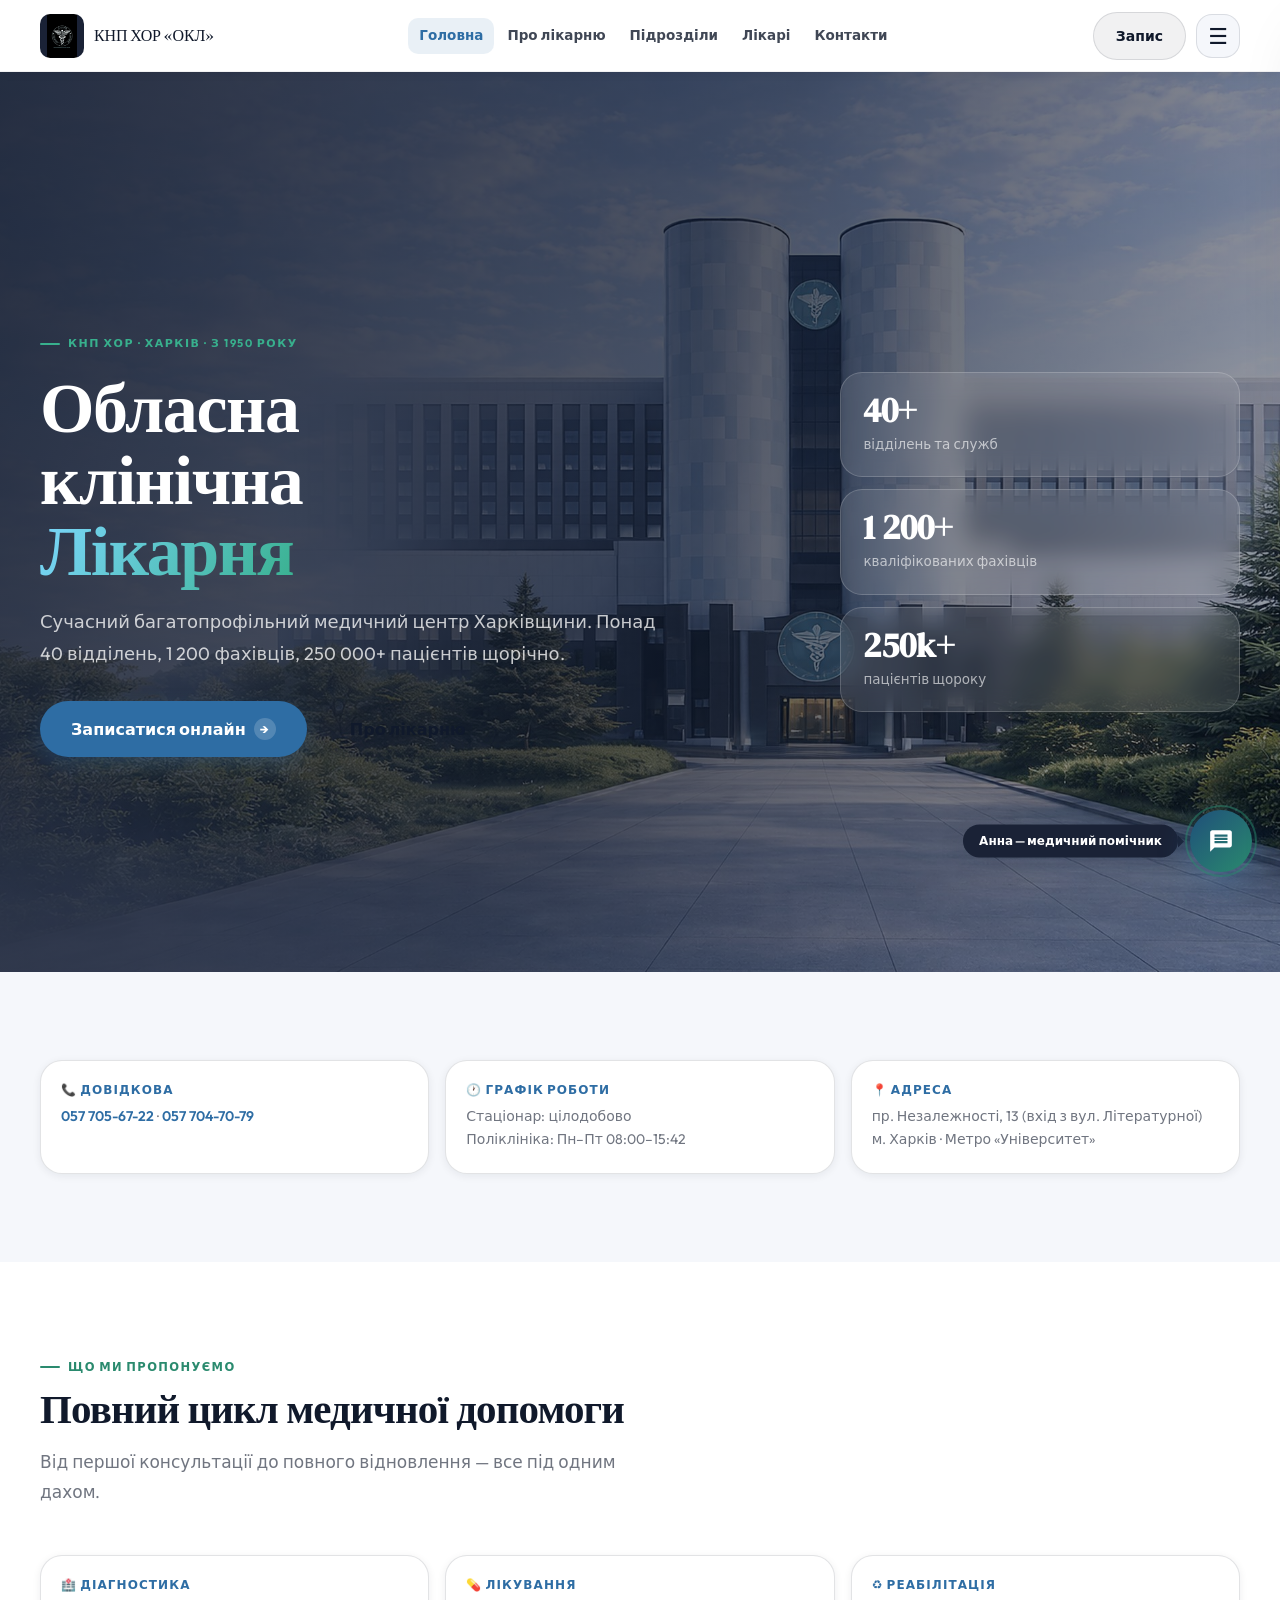
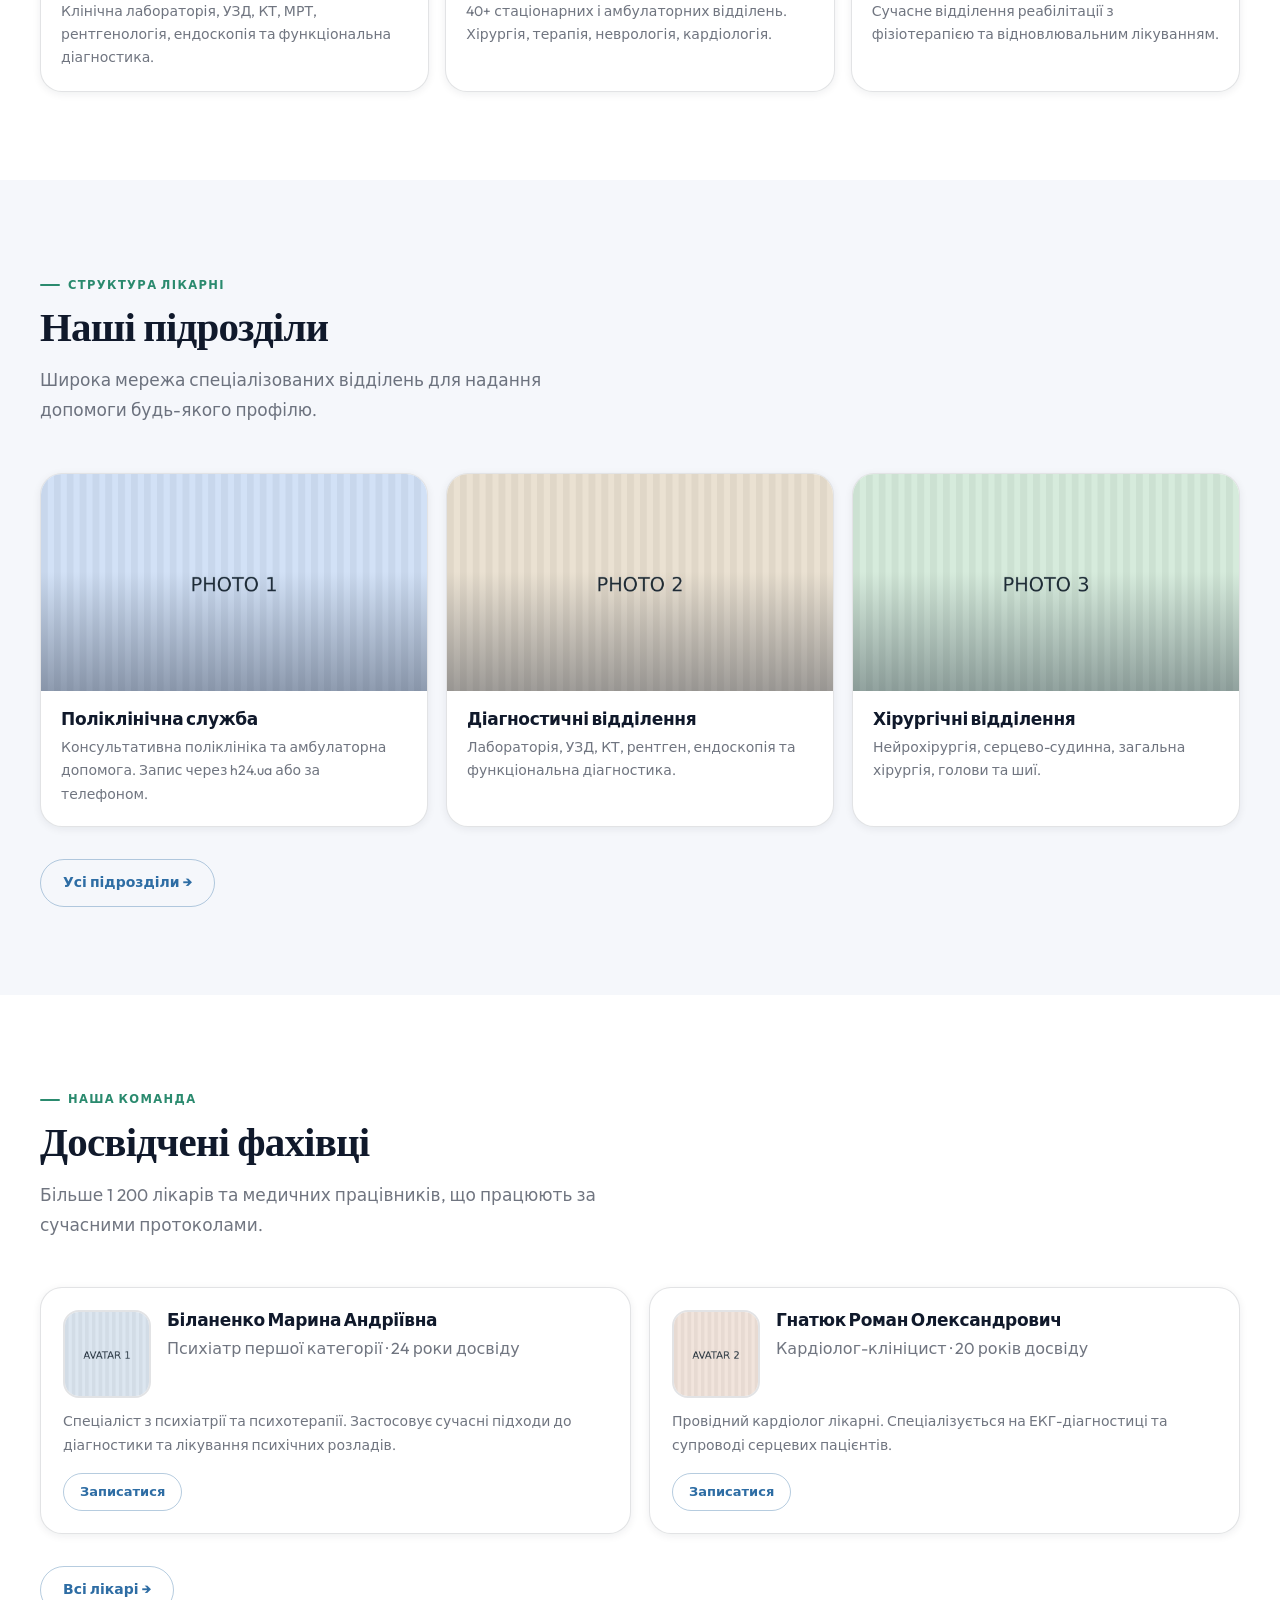
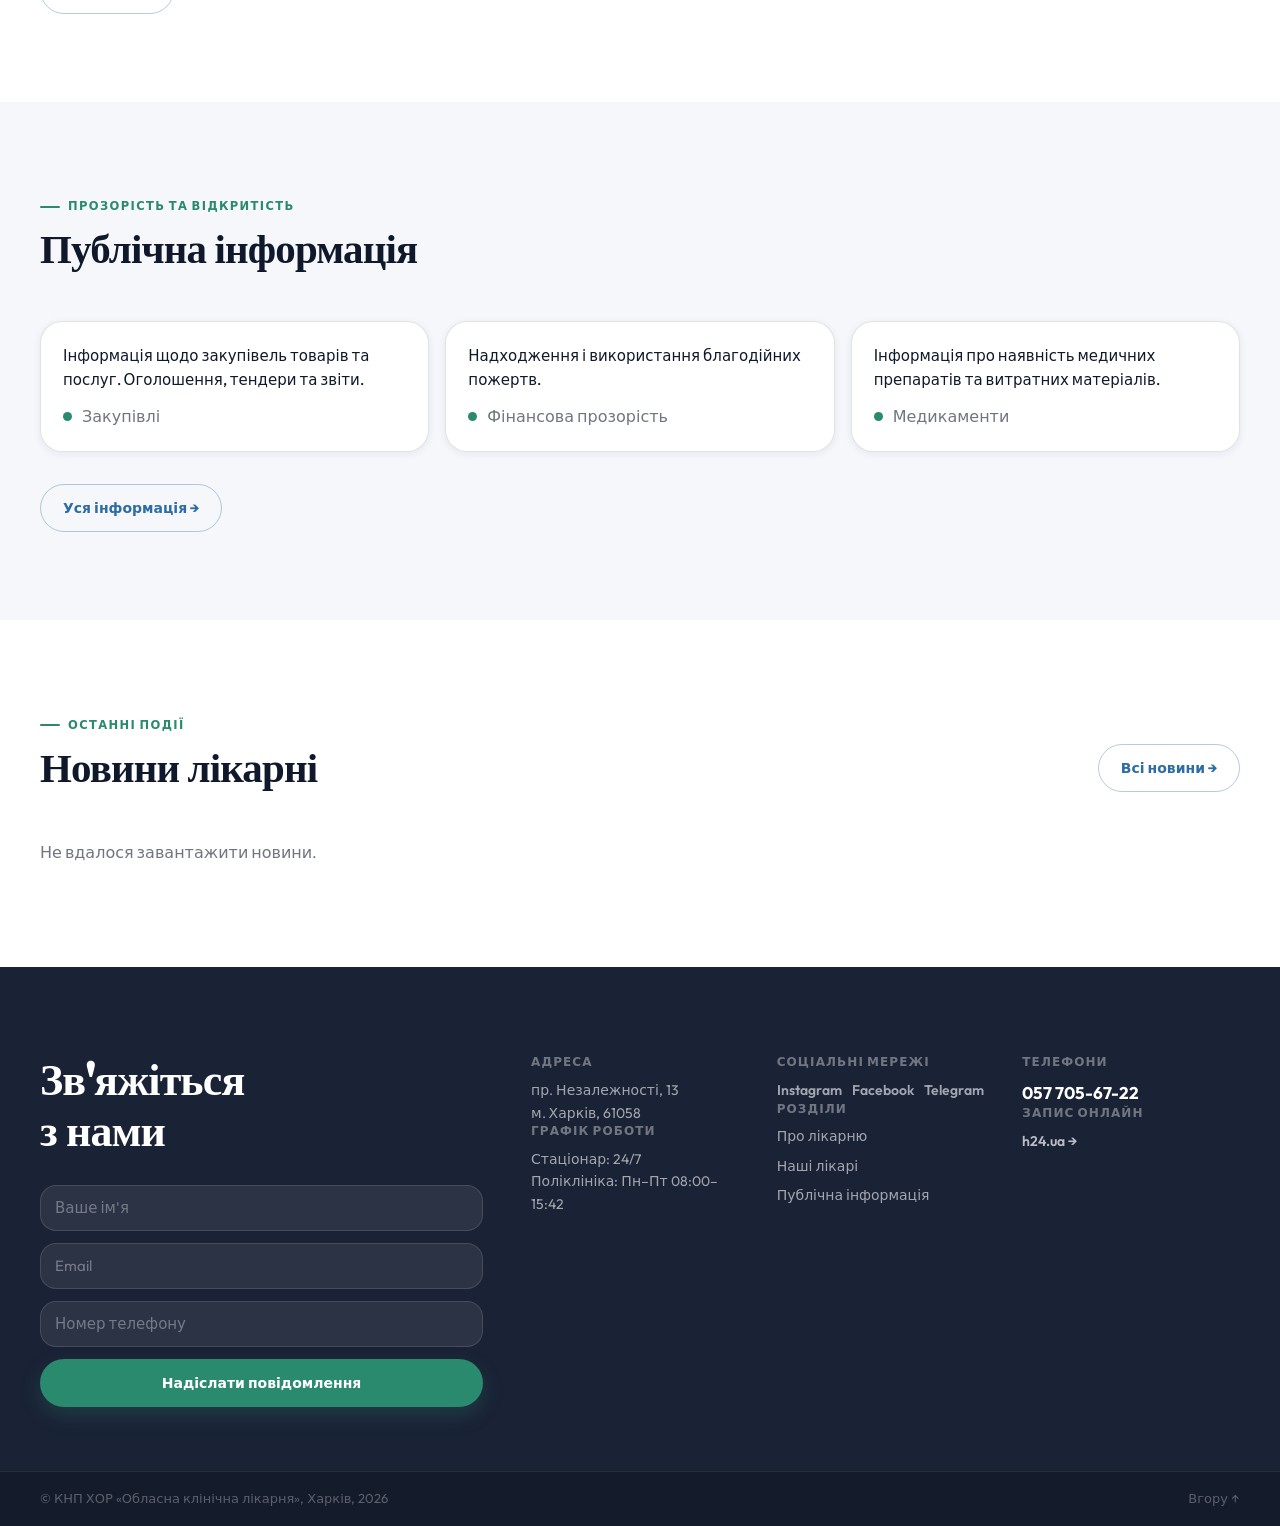
<file: index.html>
<!doctype html>
<html lang="uk">
<head>
  <meta charset="utf-8">
  <meta name="viewport" content="width=device-width,initial-scale=1">
  <title>Обласна клінічна лікарня — Харків</title>
  <link rel="preconnect" href="https://fonts.googleapis.com">
  <link rel="preconnect" href="https://fonts.gstatic.com" crossorigin>
  <link href="https://fonts.googleapis.com/css2?family=DM+Serif+Display:ital@0;1&family=Outfit:wght@300;400;500;600;700;800&display=swap" rel="stylesheet">
  <style>
/* ═══════════════════════════════════════════════════
   ОКЛ · Харків  |  UI v3.0
   Navy #1a2236 · Steel-blue #2e6da4 · Sage #2a8a6e
   ═══════════════════════════════════════════════════ */
:root {
  --ink:      #10192b; --ink-80:rgba(16,25,43,.80); --ink-60:rgba(16,25,43,.60);
  --ink-30:rgba(16,25,43,.30); --ink-12:rgba(16,25,43,.12); --ink-06:rgba(16,25,43,.06);
  --blue:     #2e6da4; --blue-d:#1f4f7a; --blue-l:#4589c0;
  --blue-10:rgba(46,109,164,.10); --blue-18:rgba(46,109,164,.18);
  --sage:     #2a8a6e; --sage-l:#38b08d; --sage-10:rgba(42,138,110,.10);
  --navy:     #1a2236; --navy-l:#243047;
  --surface:  #f5f7fb; --surface2:#eef2f8; --white:#ffffff;
  --ff-d:'DM Serif Display',Georgia,serif; --ff-b:'Outfit',system-ui,sans-serif;
  --r-sm:10px; --r-md:16px; --r-lg:22px; --r-xl:30px; --r-pill:999px;
  --sh-xs:0 2px 8px rgba(16,25,43,.07); --sh-sm:0 4px 16px rgba(16,25,43,.09);
  --sh-md:0 8px 28px rgba(16,25,43,.12); --sh-lg:0 18px 48px rgba(16,25,43,.16);
  --sh-xl:0 28px 72px rgba(16,25,43,.20);
  --ease:cubic-bezier(.22,.68,0,1.2); --t:.22s;
  --hh:72px; --mw:1200px; --gap:clamp(16px,3.5vw,28px);
}
*,*::before,*::after{box-sizing:border-box}
html{scroll-behavior:smooth;-webkit-text-size-adjust:100%}
body{margin:0;font-family:var(--ff-b);font-size:16px;line-height:1.6;color:var(--ink);background:var(--white);-webkit-font-smoothing:antialiased}
img{max-width:100%;display:block} a{color:inherit;text-decoration:none}
p{margin:0 0 14px} h1,h2,h3,h4{margin:0 0 .5em;line-height:1.15;letter-spacing:-.02em}
button{font-family:var(--ff-b);cursor:pointer} input,textarea{font-family:var(--ff-b)}
.container{width:min(var(--mw),100% - var(--gap)*2);margin-inline:auto}
.section{padding:clamp(48px,7vw,88px) 0}
.section--surface{background:var(--surface)} .section--surface2{background:var(--surface2)}
.section--tight{padding:clamp(32px,4vw,52px) 0}
.section__header{margin-bottom:clamp(28px,4vw,48px)}
.section__kicker{display:inline-flex;align-items:center;gap:8px;font-size:11.5px;font-weight:700;letter-spacing:.12em;text-transform:uppercase;color:var(--sage);margin-bottom:10px}
.section__kicker::before{content:'';display:block;width:20px;height:2px;background:var(--sage);border-radius:2px}
.section__title{font-family:var(--ff-d);font-size:clamp(26px,3.2vw,44px);color:var(--ink);margin:0 0 14px}
.section__lead{font-size:clamp(15px,1.4vw,17px);color:var(--ink-60);max-width:580px;line-height:1.75;margin:0}
.section__cta{margin-top:32px}
.srOnly{position:absolute;left:-10000px;width:1px;height:1px;overflow:hidden}
.muted{color:var(--ink-60)} .mt{margin-top:18px}
.btn{display:inline-flex;align-items:center;justify-content:center;gap:8px;height:48px;padding:0 22px;border-radius:var(--r-pill);font-size:14px;font-weight:700;border:1.5px solid transparent;transition:all var(--t) ease;user-select:none;white-space:nowrap;cursor:pointer}
.btn:active{transform:translateY(1px)}
.btn--primary{background:var(--blue);color:var(--white);box-shadow:0 8px 20px rgba(46,109,164,.28)}
.btn--primary:hover{background:var(--blue-l);box-shadow:0 12px 28px rgba(46,109,164,.36)}
.btn--sage{background:var(--sage);color:var(--white);box-shadow:0 8px 20px rgba(42,138,110,.25)}
.btn--sage:hover{background:var(--sage-l)}
.btn--outline{background:transparent;border-color:rgba(46,109,164,.35);color:var(--blue)}
.btn--outline:hover{background:var(--blue-10);border-color:var(--blue)}
.btn--ghost{background:var(--ink-06);color:var(--ink);border-color:var(--ink-12)}
.btn--ghost:hover{background:var(--ink-12)}
.btn--wide{width:100%;justify-content:center} .btn--sm{height:38px;padding:0 16px;font-size:13px}
.btn--lg{height:56px;padding:0 30px;font-size:16px}
.btn__icon{width:22px;height:22px;border-radius:50%;background:rgba(255,255,255,.18);display:grid;place-items:center;font-size:13px}
/* HEADER */
.siteHeader{position:sticky;top:0;z-index:500;height:var(--hh);background:rgba(255,255,255,.94);backdrop-filter:blur(18px) saturate(1.2);border-bottom:1px solid var(--ink-06);box-shadow:var(--sh-xs);transition:box-shadow var(--t) ease}
.siteHeader.scrolled{box-shadow:var(--sh-sm)}
.siteHeader__inner{height:var(--hh);display:flex;align-items:center;justify-content:space-between;gap:16px}
.siteBrand{display:flex;align-items:center;gap:10px;flex-shrink:0}
.siteBrand__logo{width:44px;height:44px;border-radius:var(--r-sm);background:var(--navy) url('assets/okl_logo.png') center/72% no-repeat;border:1px solid var(--ink-12);flex-shrink:0}
.siteBrand__text{font-family:var(--ff-d);font-size:16px;color:var(--ink);letter-spacing:-.01em;line-height:1.2}
@media(max-width:600px){.siteBrand__text{display:none}}
.topNav{display:flex;gap:2px;align-items:center}
.topNav a{color:var(--ink-80);font-weight:600;font-size:13.5px;padding:7px 11px;border-radius:var(--r-sm);transition:all var(--t) ease}
.topNav a:hover,.topNav a.is-active{color:var(--blue);background:var(--blue-10)}
@media(max-width:960px){.topNav{display:none}}
.siteHeader__actions{display:flex;align-items:center;gap:10px}
.searchBtn{height:36px;padding:0 14px;border-radius:var(--r-pill);border:1.5px solid var(--ink-12);background:var(--surface);color:var(--ink-60);font-size:13px;font-weight:600;display:inline-flex;align-items:center;gap:7px;transition:all var(--t) ease}
.searchBtn:hover{border-color:var(--blue-18);color:var(--blue);background:var(--blue-10)}
.navBtn{width:44px;height:44px;border-radius:var(--r-md);border:1.5px solid var(--ink-12);background:var(--surface);display:grid;place-items:center;transition:all var(--t) ease}
.navBtn:hover{background:var(--surface2);border-color:var(--ink-30)}
.navBtn__icon{font-size:22px;color:var(--ink);line-height:1}
/* DRAWER */
.navOverlay{position:fixed;inset:0;background:rgba(16,25,43,.46);backdrop-filter:blur(8px);z-index:9998;opacity:0;transition:opacity var(--t) ease;pointer-events:none}
.navOverlay.visible{opacity:1;pointer-events:auto}
.navDrawer{position:fixed;top:10px;right:10px;bottom:10px;width:min(460px,calc(100vw - 20px));background:rgba(255,255,255,.97);backdrop-filter:blur(24px);border:1px solid var(--ink-12);border-radius:var(--r-xl);box-shadow:var(--sh-xl);z-index:9999;transform:translateX(110%);transition:transform .38s var(--ease);display:grid;grid-template-rows:auto auto auto 1fr auto;overflow:hidden}
.navDrawer.isOpen{transform:translateX(0)}
.navDrawer__top{display:flex;align-items:center;justify-content:space-between;padding:14px 16px 12px;border-bottom:1px solid var(--ink-06)}
.navDrawer__title{display:flex;align-items:center;gap:12px}
.navDrawer__logo{width:40px;height:40px;border-radius:var(--r-sm);background:var(--navy) url('assets/okl_logo.png') center/72% no-repeat;border:1px solid var(--ink-12);flex-shrink:0}
.navDrawer__name{font-weight:800;font-size:14px;color:var(--ink)} .navDrawer__sub{color:var(--ink-60);font-size:12px}
.navClose{width:44px;height:44px;border-radius:var(--r-md);border:1.5px solid var(--ink-12);background:var(--surface);display:grid;place-items:center;font-size:18px;transition:all var(--t) ease}
.navClose:hover{background:var(--surface2)}
.navDrawer__search{padding:12px 16px;border-bottom:1px solid var(--ink-06)}
.navDrawer__search input{width:100%;height:44px;border-radius:var(--r-md);border:1.5px solid var(--ink-12);padding:0 14px;font-size:14px;background:var(--surface);outline:none;transition:all var(--t) ease}
.navDrawer__search input:focus{border-color:rgba(46,109,164,.45);box-shadow:0 0 0 3px var(--blue-10)}
#navQuick{display:flex;gap:8px;flex-wrap:wrap;padding:12px 16px 14px;border-bottom:1px solid var(--ink-06)}
.chip{padding:8px 14px;border-radius:var(--r-pill);background:var(--blue-10);border:1.5px solid var(--blue-18);color:var(--blue);font-weight:700;font-size:12px;text-decoration:none;transition:all var(--t) ease;display:inline-block}
.chip:hover{background:var(--blue);color:var(--white);border-color:var(--blue)} .chip.isActive{background:var(--blue);color:var(--white);border-color:var(--blue)}
.chip--ghost{background:var(--surface);border-color:var(--ink-12);color:var(--ink-60)} .chip--ghost:hover{background:var(--surface2);color:var(--ink)} .ai-chip{cursor:pointer}
.navList{overflow:auto;padding:10px 10px 14px}
.navLink,.navGroup{width:100%;display:flex;align-items:center;justify-content:space-between;gap:10px;padding:11px 12px;border-radius:var(--r-md);border:1.5px solid transparent;background:transparent;font-weight:700;font-size:15px;color:var(--ink);text-align:left;text-decoration:none;transition:all var(--t) ease}
.navLink:hover,.navGroup:hover{background:var(--blue-10);border-color:var(--blue-18);color:var(--blue)}
.navLink.isActive,.navSub a.isActive{background:var(--blue-10);border-color:var(--blue-18);color:var(--blue)}
.navGroup.isActiveGroup{background:var(--sage-10);border-color:rgba(42,138,110,.18)}
.chev{opacity:.5;transition:transform var(--t) ease;font-size:11px} .navGroup.isOpen .chev{transform:rotate(180deg);opacity:.8}
.navSub{height:0;overflow:hidden;margin:0 8px 6px;border-radius:var(--r-md);background:var(--surface);border:1.5px solid var(--ink-06);transition:height .3s ease}
.navSub__inner{padding:6px}
.navSub a{display:block;padding:9px 11px;border-radius:var(--r-sm);color:var(--ink-80);font-weight:600;font-size:14px;transition:all var(--t) ease}
.navSub a:hover{background:var(--blue-10);color:var(--blue)}
.navDrawer__bottom{padding:10px 16px 14px;border-top:1px solid var(--ink-06)} .navHint{color:var(--ink-30);font-size:12px}
@media(max-width:520px){.navDrawer{top:6px;right:6px;left:6px;bottom:6px;width:auto;border-radius:var(--r-lg)}}
/* HERO */
.hero-main{position:relative;min-height:100svh;overflow:hidden;display:flex;align-items:center;color:var(--white)}
.hero-main__bg{position:absolute;inset:0;background:url('assets/bg_logo.png') center/cover no-repeat}
.hero-main__bg::before{content:'';position:absolute;inset:0;background:linear-gradient(110deg,rgba(16,25,43,.88) 0%,rgba(16,25,43,.72) 50%,rgba(16,25,43,.35) 100%)}
.hero-main__content{position:relative;z-index:2;display:grid;grid-template-columns:1fr .52fr;gap:32px;align-items:center;padding:120px 0 80px}
.hero-main__panel{max-width:640px}
.hero-main__kicker{display:inline-flex;align-items:center;gap:8px;font-size:11px;font-weight:700;letter-spacing:.14em;text-transform:uppercase;color:var(--sage-l);margin-bottom:20px}
.hero-main__kicker::before{content:'';width:20px;height:2px;background:var(--sage-l);border-radius:2px;display:block}
.hero-main__title{font-family:var(--ff-d);margin:0 0 20px;font-size:clamp(38px,5.5vw,70px);line-height:1.02;color:var(--white)}
.hero-main__accent{background:linear-gradient(120deg,#7dd8ff 0%,var(--sage-l) 100%);-webkit-background-clip:text;background-clip:text;color:transparent}
.hero-main__lead{margin:0 0 32px;font-size:clamp(15px,1.6vw,18px);color:rgba(255,255,255,.76);line-height:1.75}
.hero-main__actions{display:flex;gap:12px;align-items:center;flex-wrap:wrap}
.hero-main__stats{display:grid;gap:12px}
.hero-main__stat{padding:20px 22px;border-radius:var(--r-lg);background:rgba(255,255,255,.10);border:1px solid rgba(255,255,255,.18);backdrop-filter:blur(12px);transition:transform var(--t) ease,background var(--t) ease}
.hero-main__stat:hover{transform:translateX(-5px);background:rgba(255,255,255,.18)}
.hero-main__stat b{display:block;font-family:var(--ff-d);font-size:34px;color:var(--white);line-height:1;margin-bottom:4px}
.hero-main__stat span{font-size:13.5px;color:rgba(255,255,255,.62)}
@media(max-width:960px){.hero-main__content{grid-template-columns:1fr}.hero-main__stats{grid-template-columns:repeat(3,1fr)}}
@media(max-width:640px){.hero-main__content{padding:90px 0 56px}.hero-main__stats{grid-template-columns:1fr}.hero-main__actions{flex-direction:column}.hero-main__actions .btn{width:100%;justify-content:center}}
/* CARDS */
.section-grid{display:grid;grid-template-columns:repeat(3,1fr);gap:16px}
@media(max-width:860px){.section-grid{grid-template-columns:1fr}}
.info-card{border:1.5px solid var(--ink-12);border-radius:var(--r-lg);background:var(--white);padding:22px 20px;box-shadow:var(--sh-xs);transition:all var(--t) ease}
.info-card:hover{transform:translateY(-4px);box-shadow:var(--sh-md);border-color:var(--blue-18)}
.info-card h3{font-size:12px;font-weight:700;letter-spacing:.09em;text-transform:uppercase;color:var(--blue);margin:0 0 8px}
.info-card p{margin:0;color:var(--ink-60);font-size:14px;line-height:1.65} .info-card a{color:var(--blue);font-weight:600} .info-card a:hover{text-decoration:underline}
.gridIconCards{display:grid;grid-template-columns:repeat(4,1fr);gap:14px}
@media(max-width:1100px){.gridIconCards{grid-template-columns:repeat(3,1fr)}} @media(max-width:860px){.gridIconCards{grid-template-columns:repeat(2,1fr)}}
.iconCard{border:1.5px solid var(--ink-12);border-radius:var(--r-lg);padding:26px 18px;min-height:170px;display:flex;flex-direction:column;align-items:center;justify-content:center;gap:13px;background:var(--white);transition:all var(--t) ease;cursor:pointer}
.iconCard:hover{border-color:var(--blue-18);box-shadow:var(--sh-md),0 0 0 4px var(--blue-10);transform:translateY(-4px)}
.iconCard img{width:58px;height:58px;opacity:.7;transition:all var(--t) ease} .iconCard img.is-muted{filter:grayscale(1) brightness(.25)}
.iconCard h3{font-size:13.5px;text-align:center;max-width:150px;color:var(--ink);margin:0}
.serviceCards{display:grid;grid-template-columns:repeat(3,1fr);gap:18px}
@media(max-width:1100px){.serviceCards{grid-template-columns:repeat(2,1fr)}} @media(max-width:640px){.serviceCards{grid-template-columns:1fr}}
.serviceCard{border:1.5px solid var(--ink-12);border-radius:var(--r-lg);overflow:hidden;background:var(--white);box-shadow:var(--sh-xs);transition:all var(--t) ease}
.serviceCard:hover{transform:translateY(-5px);box-shadow:var(--sh-lg);border-color:var(--blue-18)}
.serviceCard__img{aspect-ratio:16/9;overflow:hidden;position:relative}
.serviceCard__img::after{content:'';position:absolute;inset:0;background:linear-gradient(to top,rgba(16,25,43,.35) 0%,transparent 55%)}
.serviceCard__img img{width:100%;height:100%;object-fit:cover;transition:transform .5s ease}
.serviceCard:hover .serviceCard__img img{transform:scale(1.05)}
.serviceCard__body{padding:18px 20px 20px} .serviceCard__body h3{font-size:17px;color:var(--ink);margin-bottom:8px}
.serviceCard__body p{color:var(--ink-60);margin:0;font-size:14px;line-height:1.65}
.deptFilter{display:flex;flex-wrap:wrap;gap:8px;margin:0 0 24px}
.deptFilter__btn{height:36px;padding:0 18px;border-radius:var(--r-pill);border:1.5px solid var(--ink-12);background:var(--white);color:var(--ink-60);font-size:13px;font-weight:700;transition:all var(--t) ease}
.deptFilter__btn:hover{border-color:var(--blue-18);color:var(--blue);background:var(--blue-10)} .deptFilter__btn.is-active{background:var(--blue);border-color:var(--blue);color:var(--white)}
/* DOCTORS */
.doctorSearch{display:flex;gap:12px;flex-wrap:wrap;margin-bottom:24px;align-items:center}
.doctorSearch__input{flex:1;min-width:200px;height:46px;border:1.5px solid var(--ink-12);border-radius:var(--r-md);padding:0 16px;font-size:15px;outline:none;transition:all var(--t) ease}
.doctorSearch__input:focus{border-color:var(--blue-l);box-shadow:0 0 0 3px var(--blue-10)}
.doctorsGrid{display:grid;grid-template-columns:repeat(auto-fill,minmax(280px,1fr));gap:18px}
.doctorCard{border:1.5px solid var(--ink-12);border-radius:var(--r-lg);background:var(--white);overflow:hidden;box-shadow:var(--sh-xs);transition:all var(--t) ease;display:flex;flex-direction:column}
.doctorCard:hover{transform:translateY(-5px);box-shadow:var(--sh-lg);border-color:var(--blue-18)}
.doctorCard[hidden]{display:none}
.doctorCard__photo{aspect-ratio:3/2.2;overflow:hidden;background:linear-gradient(135deg,var(--blue-10),var(--sage-10));display:flex;align-items:center;justify-content:center;position:relative}
.doctorCard__photo img{width:100%;height:100%;object-fit:cover;object-position:top}
.doctor-initials{width:90px;height:90px;border-radius:50%;background:linear-gradient(135deg,var(--blue),var(--sage));display:flex;align-items:center;justify-content:center;font-size:34px;font-weight:800;color:var(--white)}
.doctorCard__dept{position:absolute;bottom:10px;left:10px;padding:5px 10px;border-radius:var(--r-pill);background:rgba(16,25,43,.72);backdrop-filter:blur(8px);color:var(--white);font-size:11px;font-weight:700}
.doctorCard__body{padding:18px 18px 20px;flex:1;display:flex;flex-direction:column}
.doctorCard__name{font-size:16px;font-weight:700;color:var(--ink);margin-bottom:4px}
.doctorCard__spec{font-size:13px;color:var(--blue);font-weight:600;margin-bottom:10px}
.doctorCard__info{font-size:13px;color:var(--ink-60);line-height:1.6;flex:1} .doctorCard__actions{margin-top:14px}
/* TEAM */
.teamGrid{display:grid;grid-template-columns:repeat(2,1fr);gap:18px}
@media(max-width:860px){.teamGrid{grid-template-columns:1fr}}
.teamCard{border:1.5px solid var(--ink-12);border-radius:var(--r-lg);background:var(--white);padding:22px;box-shadow:var(--sh-xs);transition:all var(--t) ease}
.teamCard:hover{box-shadow:var(--sh-md);border-color:var(--blue-18)}
.teamCard__top{display:grid;grid-template-columns:88px 1fr;gap:16px;align-items:start;margin-bottom:12px}
.teamCard__top h3{font-size:17px;color:var(--ink);margin-bottom:6px} .teamCard__text{color:var(--ink-60);font-size:14px;line-height:1.65;margin-bottom:16px}
.avatar{width:88px;height:88px;border-radius:var(--r-md);object-fit:cover;border:2px solid var(--ink-12)}
@media(max-width:500px){.teamCard__top{grid-template-columns:72px 1fr}.avatar{width:72px;height:72px}}
/* ADMIN */
.adminGrid{display:grid;grid-template-columns:repeat(auto-fill,minmax(230px,1fr));gap:20px}
.adminCard{border:1.5px solid var(--ink-12);border-radius:var(--r-lg);background:var(--white);overflow:hidden;box-shadow:var(--sh-xs);transition:all var(--t) ease;text-align:center}
.adminCard:hover{box-shadow:var(--sh-md);border-color:var(--blue-18);transform:translateY(-3px)}
.adminCard__photo{height:200px;overflow:hidden;background:linear-gradient(135deg,var(--navy) 0%,var(--blue-d) 100%);display:flex;align-items:center;justify-content:center}
.adminCard__photo img{width:100%;height:100%;object-fit:cover;object-position:top}
.admin-initials{width:80px;height:80px;border-radius:50%;background:rgba(255,255,255,.18);display:flex;align-items:center;justify-content:center;font-size:30px;font-weight:800;color:var(--white)}
.adminCard__body{padding:16px 18px 20px} .adminCard__name{font-size:15px;font-weight:700;color:var(--ink);margin-bottom:4px}
.adminCard__role{font-size:12px;color:var(--blue);font-weight:600;margin-bottom:8px;line-height:1.4} .adminCard__phone{font-size:13px;color:var(--ink-60)} .adminCard__phone a{color:var(--blue);font-weight:600}
/* INNER */
.split{display:grid;grid-template-columns:1.1fr .9fr;gap:28px;align-items:start}
@media(max-width:860px){.split{grid-template-columns:1fr}}
.list-check{list-style:none;padding:0;margin:0;display:grid;gap:10px}
.list-check li{position:relative;padding-left:26px;color:var(--ink-60);font-size:15px;line-height:1.65}
.list-check li::before{content:"✓";position:absolute;left:0;top:0;color:var(--sage);font-weight:800}
.stats{display:grid;grid-template-columns:repeat(3,1fr);gap:16px}
@media(max-width:640px){.stats{grid-template-columns:1fr}}
.stat{padding:18px;border-radius:var(--r-md);background:var(--white);border:1.5px solid var(--ink-12)}
.stat b{font-family:var(--ff-d);font-size:28px;color:var(--blue);display:block;margin-bottom:4px}
.timeline{display:grid;gap:12px}
.timeline__item{padding:14px 18px;background:var(--white);border:1.5px solid var(--ink-12);border-left:3px solid var(--blue);border-radius:0 var(--r-sm) var(--r-sm) 0}
.pill{display:inline-flex;align-items:center;gap:6px;padding:5px 12px;border-radius:var(--r-pill);background:var(--blue-10);color:var(--blue);font-size:12px;font-weight:700}
.linksList{margin-top:24px;border-top:1px solid var(--ink-06)}
.linkRow{display:flex;align-items:center;justify-content:space-between;padding:17px 8px;border-bottom:1px solid var(--ink-06);font-size:16px;font-weight:500;color:var(--ink);transition:all var(--t) ease}
.linkRow:hover{color:var(--blue);padding-left:18px} .linkRow span:first-child{flex:1}
.arrow{font-size:20px;opacity:.4;transition:all var(--t) ease} .linkRow:hover .arrow{opacity:1;transform:translateX(4px)}
.reviews{display:grid;grid-template-columns:repeat(3,1fr);gap:16px}
@media(max-width:1100px){.reviews{grid-template-columns:repeat(2,1fr)}} @media(max-width:700px){.reviews{grid-template-columns:1fr}}
.reviewCard{border:1.5px solid var(--ink-12);border-radius:var(--r-lg);padding:22px;background:var(--white);box-shadow:var(--sh-xs);transition:all var(--t) ease}
.reviewCard:hover{transform:translateY(-3px);box-shadow:var(--sh-md);border-color:var(--blue-18)}
.reviewCard p{color:var(--ink);font-weight:500;font-size:15px;margin:0 0 12px}
.reviewMeta{display:flex;align-items:center;gap:10px} .reviewMeta .dot{width:9px;height:9px;border-radius:50%;background:var(--sage);flex-shrink:0}
/* PAGE HERO */
.page-hero{padding:clamp(40px,6vw,72px) 0 clamp(28px,4vw,44px);background:var(--surface);border-bottom:1px solid var(--ink-06);position:relative;overflow:hidden}
.page-hero::before{content:'';position:absolute;top:-80px;right:-80px;width:420px;height:420px;border-radius:50%;background:radial-gradient(circle,rgba(46,109,164,.06) 0%,transparent 70%)}
.page-hero__title{font-family:var(--ff-d);font-size:clamp(28px,3.5vw,46px);color:var(--ink);margin:0 0 12px}
.page-hero__lead{font-size:17px;color:var(--ink-60);max-width:820px;line-height:1.75;margin:0}
.breadcrumbs{display:flex;gap:8px;font-size:13px;color:var(--ink-30);margin-bottom:14px;flex-wrap:wrap}
.breadcrumbs a{color:var(--blue);font-weight:600} .breadcrumbs a:hover{text-decoration:underline}
/* ACCORDION */
.accordion{border:1.5px solid var(--ink-12);border-radius:var(--r-lg);overflow:hidden}
.accordion__item{border-bottom:1px solid var(--ink-06)} .accordion__item:last-child{border-bottom:0}
.accordion__trigger{width:100%;display:flex;align-items:center;justify-content:space-between;gap:16px;padding:18px 20px;background:var(--white);border:0;font-size:16px;font-weight:600;text-align:left;color:var(--ink);transition:background var(--t) ease;cursor:pointer}
.accordion__trigger:hover{background:var(--surface)} .accordion__icon{font-size:22px;line-height:1;color:var(--ink-30);transition:transform var(--t) ease;flex-shrink:0}
.accordion__item.is-open .accordion__icon{transform:rotate(45deg);color:var(--blue)}
.accordion__body{display:none;padding:0 20px 18px;color:var(--ink-60);font-size:15px;line-height:1.75}
.accordion__item.is-open .accordion__body{display:block}
/* TABLE */
.table-wrap{border-radius:var(--r-md);overflow:auto;border:1.5px solid var(--ink-12);box-shadow:var(--sh-xs)}
.table{width:100%;border-collapse:collapse;background:var(--white)}
.table th,.table td{padding:13px 16px;border-bottom:1px solid var(--ink-06);text-align:left}
.table th{background:var(--surface);font-size:12px;font-weight:700;text-transform:uppercase;letter-spacing:.06em;color:var(--ink-60)}
.table tr:hover td{background:var(--surface)} .table tr:last-child td{border-bottom:0}
/* CONTACT BLOCK */
.contact{background:var(--navy);color:var(--white)}
.contact__inner{display:grid;grid-template-columns:1fr 1.6fr;gap:48px;padding:clamp(48px,7vw,88px) 0 clamp(32px,5vw,64px)}
.contact__left h2{font-family:var(--ff-d);font-size:clamp(28px,3.5vw,44px);margin:0 0 28px;color:var(--white)}
@media(max-width:860px){.contact__inner{grid-template-columns:1fr}}
.contact__cols{display:grid;grid-template-columns:repeat(3,1fr);gap:28px;align-items:start}
@media(max-width:700px){.contact__cols{grid-template-columns:1fr 1fr}} @media(max-width:480px){.contact__cols{grid-template-columns:1fr}}
.col h3{font-size:12px;font-weight:700;letter-spacing:.09em;text-transform:uppercase;color:rgba(255,255,255,.38);margin:0 0 10px}
.col p,.col ul{color:rgba(255,255,255,.6);font-size:14px;margin:0} .col ul{list-style:none;padding:0;display:grid;gap:7px}
.col ul li a{color:rgba(255,255,255,.6);transition:color var(--t) ease} .col ul li a:hover{color:var(--white)}
.col .phone a{font-size:17px;font-weight:700;color:var(--white)}
.col .linksInline{display:flex;gap:10px;flex-wrap:wrap}
.col .linksInline a{color:rgba(255,255,255,.6);font-weight:600;font-size:14px;transition:color var(--t) ease} .col .linksInline a:hover{color:var(--white)}
.form{display:grid;gap:12px}
.field input{width:100%;height:46px;background:rgba(255,255,255,.08);border:1.5px solid rgba(255,255,255,.12);border-radius:var(--r-md);color:var(--white);padding:0 14px;font-size:15px;font-family:var(--ff-b);outline:none;transition:all var(--t) ease}
.field input::placeholder{color:rgba(255,255,255,.35)} .field input:focus{background:rgba(255,255,255,.12);border-color:rgba(255,255,255,.28)}
.contact__bottom{background:rgba(0,0,0,.22);padding:16px 0 18px;border-top:1px solid rgba(255,255,255,.08)}
.bottomRow{display:flex;align-items:center;justify-content:space-between;gap:16px;flex-wrap:wrap}
.bottomRow span,.bottomRow a{font-size:13px;color:rgba(255,255,255,.3)} .bottomRow a:hover{color:rgba(255,255,255,.6)}
/* FOOTER */
.site-footer{background:var(--navy);color:var(--white);padding:clamp(48px,7vw,80px) 0 0}
.footer__inner{display:grid;grid-template-columns:1.2fr 1fr 1fr 1fr;gap:40px;align-items:start;padding-bottom:clamp(32px,4vw,56px)}
@media(max-width:1100px){.footer__inner{grid-template-columns:1fr 1fr 1fr}} @media(max-width:800px){.footer__inner{grid-template-columns:1fr 1fr;gap:28px}} @media(max-width:500px){.footer__inner{grid-template-columns:1fr;gap:24px}}
.footer__logo-wrap{display:flex;align-items:center;gap:12px;margin-bottom:16px}
.footer__logo-img{width:50px;height:50px;border-radius:var(--r-sm);background:var(--navy-l) url('assets/okl_logo.png') center/76% no-repeat;border:1px solid rgba(255,255,255,.12);flex-shrink:0}
.footer__brand-name{font-family:var(--ff-d);font-size:16px;color:var(--white);line-height:1.25} .footer__brand-sub{font-size:12px;color:rgba(255,255,255,.35);margin-top:3px}
.footer__desc{font-size:14px;color:rgba(255,255,255,.52);line-height:1.7;margin-bottom:18px}
.footer__socials{display:flex;gap:10px}
.footer__social{width:36px;height:36px;border-radius:50%;background:rgba(255,255,255,.08);border:1px solid rgba(255,255,255,.12);color:rgba(255,255,255,.55);font-size:13px;font-weight:700;display:grid;place-items:center;transition:all var(--t) ease;text-decoration:none}
.footer__social:hover{background:var(--blue);border-color:var(--blue);color:var(--white)}
.footer__col h4{font-size:11.5px;font-weight:700;letter-spacing:.10em;text-transform:uppercase;color:rgba(255,255,255,.38);margin:0 0 16px}
.footer__col ul{list-style:none;margin:0;padding:0;display:grid;gap:9px} .footer__col ul li a{color:rgba(255,255,255,.62);font-size:14px;transition:color var(--t) ease} .footer__col ul li a:hover{color:var(--white)}
.footer__contact-item{display:flex;flex-direction:column;gap:2px;margin-bottom:12px}
.footer__contact-item .label{font-size:11px;font-weight:700;letter-spacing:.08em;text-transform:uppercase;color:rgba(255,255,255,.32)}
.footer__contact-item a,.footer__contact-item span{font-size:14px;color:rgba(255,255,255,.68);transition:color var(--t) ease} .footer__contact-item a:hover{color:var(--white)}
.footer__bottom{border-top:1px solid rgba(255,255,255,.08);padding:16px 0 18px;background:rgba(0,0,0,.18)}
.footer__bottom-inner{display:flex;align-items:center;justify-content:space-between;gap:16px;flex-wrap:wrap}
.footer__bottom-inner span,.footer__bottom-inner a{font-size:13px;color:rgba(255,255,255,.28)} .footer__bottom-inner a:hover{color:rgba(255,255,255,.6)}
/* MISC */
.scrollTop{position:fixed;left:20px;bottom:20px;z-index:1200;width:42px;height:42px;border:0;border-radius:var(--r-sm);background:var(--navy);color:var(--white);font-size:18px;display:none;box-shadow:var(--sh-md);transition:all var(--t) ease}
.scrollTop.is-visible{display:inline-flex;align-items:center;justify-content:center} .scrollTop:hover{transform:translateY(-3px);box-shadow:var(--sh-lg)}
.reveal{opacity:0;transform:translateY(22px);transition:opacity .6s ease,transform .6s ease} .reveal.isIn{opacity:1;transform:translateY(0)}
/* SEARCH */
.siteSearch{position:fixed;inset:0;display:none;z-index:1200} .siteSearch.is-open{display:block}
.siteSearch__overlay{position:absolute;inset:0;background:rgba(16,25,43,.52);backdrop-filter:blur(4px)}
.siteSearch__panel{position:relative;width:min(760px,92vw);margin:7vh auto 0;background:var(--white);border-radius:var(--r-xl);border:1.5px solid var(--ink-12);box-shadow:var(--sh-xl);padding:20px 20px 16px}
.siteSearch__head{display:flex;align-items:center;justify-content:space-between;gap:16px;margin-bottom:12px}
.siteSearch__head h3{margin:0;font-family:var(--ff-d);font-size:20px}
.siteSearch__close{width:34px;height:34px;border-radius:var(--r-pill);border:1.5px solid var(--ink-12);background:var(--surface);cursor:pointer}
.siteSearch__input{width:100%;height:50px;border-radius:var(--r-md);border:1.5px solid var(--ink-12);padding:0 16px;font-size:16px;outline:none;font-family:var(--ff-b)}
.siteSearch__input:focus{border-color:rgba(46,109,164,.45);box-shadow:0 0 0 4px var(--blue-10)}
.siteSearch__meta{margin:12px 0 8px;font-size:13px;color:var(--ink-30)}
.siteSearch__results{max-height:54vh;overflow:auto;display:grid;gap:10px;padding-right:4px}
.siteSearch__result{border:1.5px solid var(--ink-12);border-radius:var(--r-md);padding:14px;background:var(--white);transition:all var(--t) ease}
.siteSearch__result:hover{border-color:var(--blue-18);background:var(--surface)}
.siteSearch__result h4{margin:0 0 5px;font-size:15px} .siteSearch__result p{margin:0;color:var(--ink-60);font-size:13px}
/* AI */
#ai-trigger{position:fixed;bottom:28px;right:28px;z-index:1200}
.ai-fab{width:62px;height:62px;border-radius:50%;border:none;cursor:pointer;background:linear-gradient(135deg,var(--blue-d),var(--sage));display:flex;align-items:center;justify-content:center;box-shadow:0 10px 32px rgba(46,109,164,.38);transition:all var(--t) ease;position:relative}
.ai-fab:hover{transform:scale(1.08);box-shadow:0 14px 40px rgba(46,109,164,.48)} .ai-fab svg{width:26px;height:26px;fill:var(--white)}
.ai-ring{position:absolute;inset:-5px;border-radius:50%;border:2px solid rgba(42,138,110,.5);animation:aiRing 2.5s ease-in-out infinite;pointer-events:none}
.ai-badge{position:absolute;right:74px;top:50%;transform:translateY(-50%);background:var(--navy);color:var(--white);border-radius:var(--r-pill);padding:7px 16px;white-space:nowrap;font-size:12px;font-weight:600;box-shadow:var(--sh-md)}
.ai-badge::after{content:'';position:absolute;right:-6px;top:50%;transform:translateY(-50%);border:6px solid transparent;border-left-color:var(--navy);border-right:none}
#ai-panel{position:fixed;bottom:104px;right:28px;z-index:1199;width:380px;max-width:calc(100vw - 32px);max-height:82vh;background:var(--white);border:1.5px solid var(--ink-12);border-radius:var(--r-xl);box-shadow:var(--sh-xl);display:none;overflow:hidden;flex-direction:column}
#ai-panel.open{display:flex;animation:aiUp .28s var(--ease)}
.ai-hdr{background:linear-gradient(135deg,var(--navy),var(--blue-d));padding:18px 20px;display:flex;align-items:center;gap:13px;flex-shrink:0}
.ai-av{width:42px;height:42px;border-radius:50%;background:linear-gradient(135deg,var(--blue-l),var(--sage));color:var(--white);display:flex;align-items:center;justify-content:center;font-weight:800;font-size:16px;flex-shrink:0}
.ai-hdr-txt strong{display:block;color:var(--white);font-size:15px;margin-bottom:3px} .ai-hdr-txt span{color:rgba(255,255,255,.58);font-size:12px;display:flex;align-items:center;gap:5px}
.ai-dot{width:7px;height:7px;background:var(--sage-l);border-radius:50%;animation:aiPulse 2s infinite;display:inline-block}
.ai-x{margin-left:auto;width:32px;height:32px;border-radius:var(--r-sm);border:none;background:rgba(255,255,255,.12);color:var(--white);font-size:16px;transition:background var(--t) ease} .ai-x:hover{background:rgba(255,255,255,.22)}
.ai-warn{background:rgba(212,160,23,.08);color:#7a5200;border-bottom:1px solid rgba(212,160,23,.16);padding:9px 16px;font-size:12px;line-height:1.45;text-align:center}
.ai-msgs{flex:1;overflow:auto;padding:16px;display:flex;flex-direction:column;gap:12px}
.msg{display:flex;gap:10px;max-width:90%} .msg.user{margin-left:auto;flex-direction:row-reverse}
.bubble{padding:12px 15px;border-radius:var(--r-md);font-size:14px;line-height:1.5}
.msg.bot .bubble{background:var(--surface);color:var(--ink);border-bottom-left-radius:4px}
.msg.user .bubble{background:linear-gradient(135deg,var(--blue-d),var(--blue));color:var(--white);border-bottom-right-radius:4px}
.msg-av{width:30px;height:30px;border-radius:50%;flex-shrink:0;background:linear-gradient(135deg,var(--blue-d),var(--sage));color:var(--white);display:flex;align-items:center;justify-content:center;font-size:12px;font-weight:700}
.typing-dots{display:flex;gap:4px;align-items:center;padding:10px 14px} .typing-dots span{width:6px;height:6px;border-radius:50%;background:var(--ink-30);animation:aiBounce 1.2s infinite}
.typing-dots span:nth-child(2){animation-delay:.2s} .typing-dots span:nth-child(3){animation-delay:.4s}
.chips-area{display:flex;flex-wrap:wrap;gap:7px;padding:6px 16px 14px;flex-shrink:0}
.ai-foot{padding:12px 16px;display:flex;gap:10px;border-top:1px solid var(--ink-06);flex-shrink:0}
.ai-foot textarea{flex:1;resize:none;max-height:90px;line-height:1.5;border:1.5px solid var(--ink-12);border-radius:var(--r-md);padding:10px 14px;font-size:14px;color:var(--ink);outline:none;transition:border-color var(--t) ease;font-family:var(--ff-b)}
.ai-foot textarea:focus{border-color:var(--blue-l)}
.ai-send{width:42px;height:42px;border:none;border-radius:var(--r-sm);cursor:pointer;background:linear-gradient(135deg,var(--blue-d),var(--blue));display:flex;align-items:center;justify-content:center;box-shadow:0 4px 14px rgba(46,109,164,.28);transition:all var(--t) ease}
.ai-send:hover{box-shadow:0 6px 20px rgba(46,109,164,.38)} .ai-send svg{width:18px;height:18px;fill:var(--white)}
@media(max-width:768px){#ai-panel{bottom:0;right:0;left:0;max-width:100vw;max-height:88vh;border-radius:var(--r-xl) var(--r-xl) 0 0}#ai-trigger{bottom:20px;right:20px}.ai-badge{display:none}}
@keyframes aiRing{0%{opacity:.8;transform:scale(1)}100%{opacity:0;transform:scale(1.55)}}
@keyframes aiPulse{0%,100%{opacity:1}50%{opacity:.4}}
@keyframes aiBounce{0%,60%,100%{transform:translateY(0)}30%{transform:translateY(-7px)}}
@keyframes aiUp{from{opacity:0;transform:translateY(18px)}to{opacity:1;transform:translateY(0)}}

  </style>
</head>
<body>
  <header class="siteHeader" id="siteHeader">
    <div class="container siteHeader__inner">
      <a class="siteBrand" href="index.html">
        <div class="siteBrand__logo"></div>
        <div class="siteBrand__text">КНП ХОР «ОКЛ»</div>
      </a>
      <nav class="topNav" aria-label="Головне меню">
        <a href="index.html">Головна</a>
        <a href="about.html">Про лікарню</a>
        <a href="departments.html">Підрозділи</a>
        <a href="doctors.html">Лікарі</a>
        <a href="contacts.html">Контакти</a>
      </nav>
      <div class="siteHeader__actions">
        <a class="btn btn--ghost" href="https://h24.ua/organizacia/7856-knp-hor-okl" target="_blank" rel="noopener">Запис</a>
        <button class="navBtn" id="navBtn" aria-label="Відкрити меню"><span class="navBtn__icon">☰</span></button>
      </div>
    </div>
  </header>
  <div class="navOverlay" id="navOverlay"></div>
  <aside class="navDrawer" id="navDrawer" aria-hidden="true">
    <div class="navDrawer__top">
      <div class="navDrawer__title">
        <div class="navDrawer__logo"></div>
        <div><div class="navDrawer__name">КНП ХОР «ОКЛ»</div><div class="navDrawer__sub">Харків · Незалежності, 13</div></div>
      </div>
      <button class="navClose" id="navClose" aria-label="Закрити">✕</button>
    </div>
    <div class="navDrawer__search"><input id="navSearch" type="search" placeholder="Пошук по сайту…" autocomplete="off"></div>
    <div class="navQuick" id="navQuick"></div>
    <nav class="navList" id="navList"></nav>
    <div class="navDrawer__bottom"><div class="navHint">Esc — закрити · клік по фону — закрити</div></div>
  </aside>
  <main id="top">
    <!-- HERO -->
    <section class="hero-main" id="home">
      <div class="hero-main__bg"></div>
      <div class="hero-main__content container">
        <div class="hero-main__panel reveal">
          <div class="hero-main__kicker">КНП ХОР · Харків · з 1950 року</div>
          <h1 class="hero-main__title">
            Обласна<br>клінічна<br><span class="hero-main__accent">Лікарня</span>
          </h1>
          <p class="hero-main__lead">Сучасний багатопрофільний медичний центр Харківщини. Понад 40 відділень, 1 200 фахівців, 250 000+ пацієнтів щорічно.</p>
          <div class="hero-main__actions">
            <a class="btn btn--primary btn--lg" href="https://h24.ua/organizacia/7856-knp-hor-okl" target="_blank" rel="noopener">
              Записатися онлайн <span class="btn__icon">→</span>
            </a>
            <a class="btn btn--ghost btn--lg" href="about.html">Про лікарню</a>
          </div>
        </div>
        <div class="hero-main__stats">
          <div class="hero-main__stat reveal">
            <b>40+</b><span>відділень та служб</span>
          </div>
          <div class="hero-main__stat reveal">
            <b>1 200+</b><span>кваліфікованих фахівців</span>
          </div>
          <div class="hero-main__stat reveal">
            <b>250k+</b><span>пацієнтів щороку</span>
          </div>
        </div>
      </div>
    </section>

    <!-- QUICK INFO -->
    <section class="section section--surface" id="quick-info">
      <div class="container">
        <div class="section-grid">
          <div class="info-card reveal">
            <h3>📞 Довідкова</h3>
            <p><a href="tel:+380577056722">057 705-67-22</a> · <a href="tel:+380577047079">057 704-70-79</a></p>
          </div>
          <div class="info-card reveal">
            <h3>🕐 Графік роботи</h3>
            <p>Стаціонар: цілодобово<br>Поліклініка: Пн–Пт 08:00–15:42</p>
          </div>
          <div class="info-card reveal">
            <h3>📍 Адреса</h3>
            <p>пр. Незалежності, 13 (вхід з вул. Літературної)<br>м. Харків · Метро «Університет»</p>
          </div>
        </div>
      </div>
    </section>

    <!-- SERVICES -->
    <section class="section" id="services">
      <div class="container">
        <div class="section__header">
          <div class="section__kicker">Що ми пропонуємо</div>
          <h2 class="section__title">Повний цикл медичної допомоги</h2>
          <p class="section__lead">Від першої консультації до повного відновлення — все під одним дахом.</p>
        </div>
        <div class="section-grid">
          <div class="info-card reveal">
            <h3>🏥 Діагностика</h3>
            <p>Клінічна лабораторія, УЗД, КТ, МРТ, рентгенологія, ендоскопія та функціональна діагностика.</p>
          </div>
          <div class="info-card reveal">
            <h3>💊 Лікування</h3>
            <p>40+ стаціонарних і амбулаторних відділень. Хірургія, терапія, неврологія, кардіологія.</p>
          </div>
          <div class="info-card reveal">
            <h3>♻️ Реабілітація</h3>
            <p>Сучасне відділення реабілітації з фізіотерапією та відновлювальним лікуванням.</p>
          </div>
        </div>
      </div>
    </section>

    <!-- DEPARTMENTS PREVIEW -->
    <section class="section section--surface" id="departments">
      <div class="container">
        <div class="section__header">
          <div class="section__kicker">Структура лікарні</div>
          <h2 class="section__title">Наші підрозділи</h2>
          <p class="section__lead">Широка мережа спеціалізованих відділень для надання допомоги будь-якого профілю.</p>
        </div>
        <div class="serviceCards">
          <article class="serviceCard reveal">
            <div class="serviceCard__img"><img src="assets/ph-1.jpg" alt="Поліклінічна служба" loading="lazy"></div>
            <div class="serviceCard__body">
              <h3>Поліклінічна служба</h3>
              <p>Консультативна поліклініка та амбулаторна допомога. Запис через h24.ua або за телефоном.</p>
            </div>
          </article>
          <article class="serviceCard reveal">
            <div class="serviceCard__img"><img src="assets/ph-2.jpg" alt="Діагностика" loading="lazy"></div>
            <div class="serviceCard__body">
              <h3>Діагностичні відділення</h3>
              <p>Лабораторія, УЗД, КТ, рентген, ендоскопія та функціональна діагностика.</p>
            </div>
          </article>
          <article class="serviceCard reveal">
            <div class="serviceCard__img"><img src="assets/ph-3.jpg" alt="Хірургія" loading="lazy"></div>
            <div class="serviceCard__body">
              <h3>Хірургічні відділення</h3>
              <p>Нейрохірургія, серцево-судинна, загальна хірургія, голови та шиї.</p>
            </div>
          </article>
        </div>
        <div class="section__cta">
          <a class="btn btn--outline" href="departments.html">Усі підрозділи →</a>
        </div>
      </div>
    </section>

    <!-- SPECIALISTS PREVIEW -->
    <section class="section" id="team">
      <div class="container">
        <div class="section__header">
          <div class="section__kicker">Наша команда</div>
          <h2 class="section__title">Досвідчені фахівці</h2>
          <p class="section__lead">Більше 1 200 лікарів та медичних працівників, що працюють за сучасними протоколами.</p>
        </div>
        <div class="teamGrid">
          <article class="teamCard reveal">
            <div class="teamCard__top">
              <img class="avatar" src="assets/av-1.jpg" alt="Біланенко Марина" loading="lazy">
              <div>
                <h3>Біланенко Марина Андріївна</h3>
                <p class="muted">Психіатр першої категорії · 24 роки досвіду</p>
              </div>
            </div>
            <p class="teamCard__text">Спеціаліст з психіатрії та психотерапії. Застосовує сучасні підходи до діагностики та лікування психічних розладів.</p>
            <a class="btn btn--outline btn--sm" href="contacts.html">Записатися</a>
          </article>
          <article class="teamCard reveal">
            <div class="teamCard__top">
              <img class="avatar" src="assets/av-2.jpg" alt="Гнатюк Роман" loading="lazy">
              <div>
                <h3>Гнатюк Роман Олександрович</h3>
                <p class="muted">Кардіолог-клініцист · 20 років досвіду</p>
              </div>
            </div>
            <p class="teamCard__text">Провідний кардіолог лікарні. Спеціалізується на ЕКГ-діагностиці та супроводі серцевих пацієнтів.</p>
            <a class="btn btn--outline btn--sm" href="contacts.html">Записатися</a>
          </article>
        </div>
        <div class="section__cta">
          <a class="btn btn--outline" href="doctors.html">Всі лікарі →</a>
        </div>
      </div>
    </section>

    <!-- PUBLIC INFO -->
    <section class="section section--surface" id="public">
      <div class="container">
        <div class="section__header">
          <div class="section__kicker">Прозорість та відкритість</div>
          <h2 class="section__title">Публічна інформація</h2>
        </div>
        <div class="reviews">
          <article class="reviewCard reveal">
            <p>Інформація щодо закупівель товарів та послуг. Оголошення, тендери та звіти.</p>
            <div class="reviewMeta"><span class="dot"></span><span class="muted">Закупівлі</span></div>
          </article>
          <article class="reviewCard reveal">
            <p>Надходження і використання благодійних пожертв.</p>
            <div class="reviewMeta"><span class="dot"></span><span class="muted">Фінансова прозорість</span></div>
          </article>
          <article class="reviewCard reveal">
            <p>Інформація про наявність медичних препаратів та витратних матеріалів.</p>
            <div class="reviewMeta"><span class="dot"></span><span class="muted">Медикаменти</span></div>
          </article>
        </div>
        <div class="section__cta">
          <a class="btn btn--outline" href="public.html">Уся інформація →</a>
        </div>
      </div>
    </section>

    <!-- NEWS -->
    <section class="section" id="news">
      <div class="container">
        <div class="section__header" style="display:flex;align-items:flex-end;justify-content:space-between;flex-wrap:wrap;gap:16px">
          <div>
            <div class="section__kicker">Останні події</div>
            <h2 class="section__title" style="margin-bottom:0">Новини лікарні</h2>
          </div>
          <a class="btn btn--outline" href="news.html">Всі новини →</a>
        </div>
        <div class="newsGrid" id="news-grid"></div>
      </div>
    </section>

    <!-- CONTACT -->
    <section class="contact" id="contacts">
      <div class="container contact__inner">
        <div class="contact__left">
          <h2>Зв'яжіться<br>з нами</h2>
          <form class="form" onsubmit="return false;">
            <label class="field"><span class="srOnly">Ваше ім'я</span><input type="text" placeholder="Ваше ім'я"></label>
            <label class="field"><span class="srOnly">Email</span><input type="email" placeholder="Email"></label>
            <label class="field"><span class="srOnly">Телефон</span><input type="tel" placeholder="Номер телефону"></label>
            <button class="btn btn--sage btn--wide" type="submit">Надіслати повідомлення</button>
          </form>
        </div>
        <div class="contact__cols">
          <div class="col">
            <h3>Адреса</h3>
            <p>пр. Незалежності, 13<br>м. Харків, 61058</p>
            <h3 class="mt">Графік роботи</h3>
            <p>Стаціонар: 24/7<br>Поліклініка: Пн–Пт 08:00–15:42</p>
          </div>
          <div class="col">
            <h3>Соціальні мережі</h3>
            <p class="linksInline">
              <a href="https://www.instagram.com/okl_kharkiv/" target="_blank" rel="noopener">Instagram</a>
              <a href="#">Facebook</a>
              <a href="#">Telegram</a>
            </p>
            <h3 class="mt">Розділи</h3>
            <ul>
              <li><a href="about.html">Про лікарню</a></li>
              <li><a href="doctors.html">Наші лікарі</a></li>
              <li><a href="public.html">Публічна інформація</a></li>
            </ul>
          </div>
          <div class="col">
            <h3>Телефони</h3>
            <p class="phone"><a href="tel:+380577056722">057 705-67-22</a></p>
            <h3 class="mt">Запис онлайн</h3>
            <p><a href="https://h24.ua/organizacia/7856-knp-hor-okl" target="_blank" rel="noopener" style="color:rgba(255,255,255,.7);font-weight:600;">h24.ua →</a></p>
          </div>
        </div>
      </div>
      <div class="contact__bottom">
        <div class="container bottomRow">
          <span class="muted">© КНП ХОР «Обласна клінічна лікарня», Харків, 2026</span>
          <a class="muted" href="#top">Вгору ↑</a>
        </div>
      </div>
    </section>
  </main>
  <!-- SITE SEARCH -->
  <div class="siteSearch" id="siteSearch" aria-hidden="true">
    <div class="siteSearch__overlay" id="searchOverlay"></div>
    <div class="siteSearch__panel" role="dialog" aria-modal="true">
      <div class="siteSearch__head">
        <h3>Пошук по сайту</h3>
        <button class="siteSearch__close" id="searchClose">✕</button>
      </div>
      <input class="siteSearch__input" id="siteSearchInput" type="search" placeholder="Введіть прізвище лікаря або відділення">
      <div class="siteSearch__meta" id="siteSearchMeta">Почніть вводити запит для пошуку</div>
      <div class="siteSearch__results" id="siteSearchResults"></div>
    </div>
  </div>

  <button id="scroll-top" class="scrollTop" aria-label="Вгору">↑</button>

  <!-- AI CONSULTANT -->
  <div id="ai-trigger">
    <div class="ai-badge">Анна — медичний помічник</div>
    <button id="ai-open-btn" class="ai-fab" aria-label="Відкрити ІІ-консультанта">
      <div class="ai-ring"></div>
      <svg viewBox="0 0 24 24"><path d="M20 2H4c-1.1 0-2 .9-2 2v18l4-4h14c1.1 0 2-.9 2-2V4c0-1.1-.9-2-2-2zm-2 12H6v-2h12v2zm0-3H6V9h12v2zm0-3H6V6h12v2z"/></svg>
    </button>
  </div>
  <div id="ai-panel">
    <div class="ai-hdr">
      <div class="ai-av">А</div>
      <div class="ai-hdr-txt"><strong>Анна — медичний помічник</strong><span><span class="ai-dot"></span>Онлайн · КНП ХОР «ОКЛ»</span></div>
      <button id="ai-close-btn" class="ai-x">✕</button>
    </div>
    <div class="ai-warn">Анна <strong>не ставить діагнозів</strong> і <strong>не призначає лікування</strong> — тільки допомагає знайти потрібного лікаря.</div>
    <div class="ai-msgs" id="ai-messages">
      <div class="msg bot"><div class="msg-av">А</div><div class="bubble">Вітаю! Я Анна — медичний помічник Обласної клінічної лікарні.<br><br>Опишіть симптоми або запитання — підкажу, до якого лікаря звернутися та як записатися. Я <strong>не ставлю діагнозів</strong>.</div></div>
    </div>
    <div class="chips-area" id="ai-chips">
      <span class="chip ai-chip">Болить серце</span>
      <span class="chip ai-chip">Проблеми зі зором</span>
      <span class="chip ai-chip">Болить голова / спина</span>
      <span class="chip ai-chip">Як записатися?</span>
      <span class="chip ai-chip">Вагітність / гінекологія</span>
      <span class="chip ai-chip">Цукровий діабет</span>
    </div>
    <div class="ai-foot">
      <textarea id="ai-input" placeholder="Введіть запитання..." rows="1"></textarea>
      <button id="ai-send-btn" class="ai-send" aria-label="Надіслати"><svg viewBox="0 0 24 24"><path d="M2.01 21L23 12 2.01 3 2 10l15 2-15 2z"/></svg></button>
    </div>
  </div>
  <script>window.OKL_GEMINI_KEY = 'AIzaSyBwZyMdbLwxuVOJ70mFvQMbsR4wPqFa97o';</script>
  <script>
/* ОКЛ UI v3 · script.js */
(function(){
'use strict';

/* ═══════════════════════════════════════════════════════════════
   АІ-НАЛАШТУВАННЯ  |  Встановіть один із ключів перед script.js:

   ВАРІАНТ 1 — Google Gemini (безкоштовно, aistudio.google.com):
     window.OKL_GEMINI_KEY = 'AIza...';

   ВАРІАНТ 2 — OpenAI / ChatGPT (platform.openai.com):
     window.OKL_OPENAI_KEY = 'sk-...';

   ВАРІАНТ 3 — Claude через серверний proxy (console.anthropic.com):
     Встановити env ANTHROPIC_API_KEY на сервері.

   Якщо жоден ключ не заданий — бот відповідає за локальними правилами.
   ═══════════════════════════════════════════════════════════════ */

var SYSTEM_PROMPT_LOCAL = "Ти Анна — медичний помічник КНП ХОР «Обласна клінічна лікарня» (ОКЛ) у Харкові, Україна.\n\nСУВОРІ ПРАВИЛА — НІКОЛИ НЕ ПОРУШУЙ:\n1. Ніколи не ставиш діагнозів і не вживаєш формулювань «у вас [хвороба]».\n2. Ніколи не призначаєш ліки, дозування або схеми лікування.\n3. При загрозливих симптомах (серцевий напад, інсульт, утруднене дихання, тяжка травма, втрата свідомості) — НЕГАЙНО рекомендуй телефонувати 103 або 112.\n\nЩО РОБИШ:\n- Визначаєш, до якого спеціаліста звернутися за симптомами пацієнта.\n- Надаєш інформацію про відділення та фахівців лікарні.\n- Розповідаєш як записатися на прийом.\n- Відповідаєш на питання про роботу лікарні, контакти, адресу, графік.\n- Відповідаєш на привітання та загальні питання ввічливо.\n\nВІДДІЛЕННЯ ЛІКАРНІ: Кардіологія, Неврологія (2 відділення), Офтальмологія, Ортопедія та травматологія, Ендокринологія, Ревматологія, Пульмонологія/Алергологія, Гастроентерологія, Нейрохірургія (2 відд.), Серцево-судинна хірургія, Загальна хірургія, Дерматовенерологія (2 відд.), Стоматологія (4 відд.), Гінекологія, Акушерство, Реабілітація, Гематологія, Нефрологія, Психіатрія.\n\nДІАГНОСТИКА: Клінічна лабораторія, УЗД та ехокардіографія, Рентген/КТ, Функціональна діагностика, Ендоскопія.\n\nКОНТАКТИ ОКЛ:\n- Реєстратура поліклініки: 057 705-66-91, 057 704-72-75\n- Мобільні: 093-972-75-02, 093-971-41-13\n- Довідкова: 057 705-67-22, 057 704-70-79\n- Жіноча консультація: 057 704-72-21\n- Онлайн-запис: h24.ua/organizacia/7856-knp-hor-okl\n- Адреса: м. Харків, пр. Незалежності, 13 (вхід з вул. Літературної, метро «Університет»)\n- Стаціонар: цілодобово 24/7 | Поліклініка: пн–пт 08:00–15:42\n\nВідповідай мовою співрозмовника (якщо пишуть українською — відповідай українською, якщо російською — російською). Будь теплою, лаконічною та корисною. Наприкінці кожної медичної відповіді рекомендуй особисто звернутися до лікаря.";

function ready(fn){
  if(document.readyState==='loading'){document.addEventListener('DOMContentLoaded',fn);}else{fn();}
}

ready(function(){

  /* ══ HEADER SCROLL ══════════════════════════════════ */
  var hdr = document.getElementById('siteHeader');
  if(hdr){
    window.addEventListener('scroll',function(){
      hdr.classList.toggle('scrolled', window.scrollY > 40);
    },{passive:true});
  }

  /* ══ SCROLL TOP ═════════════════════════════════════ */
  var stBtn = document.getElementById('scroll-top');
  if(stBtn){
    window.addEventListener('scroll',function(){
      stBtn.classList.toggle('is-visible', window.scrollY > 360);
    },{passive:true});
    stBtn.addEventListener('click',function(){
      window.scrollTo({top:0,behavior:'smooth'});
    });
  }

  /* ══ TOP NAV ACTIVE STATE ═══════════════════════════ */
  var current = (window.location.pathname.split('/').pop()||'index.html').toLowerCase();
  document.querySelectorAll('.topNav a').forEach(function(a){
    var href = (a.getAttribute('href')||'').toLowerCase();
    a.classList.toggle('is-active', href === current || (current==='' && href==='index.html'));
  });

  /* ══ NAV DRAWER ═════════════════════════════════════ */
  var navBtn     = document.getElementById('navBtn');
  var navDrawer  = document.getElementById('navDrawer');
  var navOverlay = document.getElementById('navOverlay');
  var navClose   = document.getElementById('navClose');
  var navSearch  = document.getElementById('navSearch');
  var navList    = document.getElementById('navList');
  var navQuick   = document.getElementById('navQuick');

  var MENU = {
    quick:[
      {label:'Записатися',href:'https://h24.ua/organizacia/7856-knp-hor-okl',type:'chip'},
      {label:'Підрозділи',href:'departments.html',type:'chip'},
      {label:'Лікарі',href:'doctors.html',type:'chip'},
      {label:'Контакти',href:'contacts.html',type:'chip--ghost'}
    ],
    items:[
      {type:'group',id:'about',label:'Про лікарню',children:[
        {label:'Адміністрація',href:'about.html#administration'},
        {label:'Ми сьогодні',href:'about.html#today'},
        {label:'Історія лікарні',href:'about.html#history'},
        {label:'Наші лікарі',href:'doctors.html'},
        {label:'Ліцензії та сертифікати',href:'licenses.html'},
        {label:'Вакансії',href:'vacancies.html'}
      ]},
      {type:'group',id:'depts',label:'Наші підрозділи',children:[
        {label:'Поліклінічна служба',href:'departments.html#departments'},
        {label:'Діагностичні відділення',href:'departments.html#departments'},
        {label:'Хірургічні відділення',href:'departments.html#departments'},
        {label:'Терапевтичні відділення',href:'departments.html#departments'},
        {label:'Перинатальний профіль',href:'departments.html#departments'}
      ]},
      {type:'group',id:'patients',label:'Для пацієнтів',children:[
        {label:"Права та обов'язки",href:'patients.html#rights'},
        {label:'Порядок відвідування',href:'patients.html#visits'},
        {label:'Госпіталізація',href:'patients.html#hospitalization'},
        {label:'Платні послуги',href:'patients.html#paid'},
        {label:'Прийом громадян',href:'patients.html#citizens'}
      ]},
      {type:'group',id:'public',label:'Публічна інформація',children:[
        {label:'Закупівлі',href:'public.html#procurement'},
        {label:'Благодійні пожертви',href:'public.html#donations'},
        {label:'Медичні препарати',href:'public.html#meds'}
      ]},
      {type:'link',label:'Головна',href:'index.html'},
      {type:'link',label:'Контакти',href:'contacts.html'}
    ]
  };

  /* ── НОВИНИ — WordPress REST API (головна: 3 картки) ── */
  var WP_API = 'https://rch.kh.gov.ua/wp-json/wp/v2/posts';
  var UA_MONTHS=['січня','лютого','березня','квітня','травня','червня','липня','серпня','вересня','жовтня','листопада','грудня'];
  function fmtDate(iso){var d=new Date(iso);return d.getDate()+' '+UA_MONTHS[d.getMonth()]+' '+d.getFullYear();}
  function stripHtml(h){var t=document.createElement('div');t.innerHTML=h||'';return(t.textContent||t.innerText||'').trim();}
  function extractPdfs(html){var a=[],re=/href=["'](https?:\/\/[^"']+\.pdf[^"']*)/gi,m;while((m=re.exec(html))!==null){if(a.indexOf(m[1])===-1)a.push(m[1]);}return a;}
  function pdfName(url){try{return decodeURIComponent(url.split('/').pop().split('?')[0]).replace(/\.pdf$/i,'');}catch(e){return 'Документ';}}
  function postTag(p){var cats=(p._embedded&&p._embedded['wp:term']&&p._embedded['wp:term'][0])||[];var cn=cats[0]&&cats[0].name&&cats[0].name!=='Uncategorized'?cats[0].name:'';if(cn)return cn;var t=stripHtml(p.title&&p.title.rendered||'').toLowerCase();if(/наказ/.test(t))return'Наказ';if(/розпорядж/.test(t))return'Розпорядження';if(/оголош/.test(t))return'Оголошення';if(/тендер|закупів/.test(t))return'Закупівлі';if(/вакансі/.test(t))return'Вакансії';return'Новини';}
  function postExcerpt(p){var e=stripHtml(p.excerpt&&p.excerpt.rendered||'');if(e)return e.length>160?e.slice(0,160)+'…':e;var c=stripHtml(p.content&&p.content.rendered||'').replace(/Завантажити/gi,'').trim();if(c)return c.length>160?c.slice(0,160)+'…':c;var pdfs=extractPdfs(p.content&&p.content.rendered||'');if(pdfs.length)return'📄 '+pdfName(pdfs[0]);return'';}
  function newsCardHtml(p){var title=stripHtml(p.title&&p.title.rendered||'');var excerpt=postExcerpt(p);var date=fmtDate(p.date);var tag=postTag(p);var img=p._embedded&&p._embedded['wp:featuredmedia']&&p._embedded['wp:featuredmedia'][0]&&p._embedded['wp:featuredmedia'][0].source_url||'';var pdfs=extractPdfs(p.content&&p.content.rendered||'');var tagIcon={'Наказ':'📋','Розпорядження':'📋','Оголошення':'📢','Закупівлі':'📦','Вакансії':'👤'}[tag]||'📰';var inner=(img?'<div class="nCard__img"><img src="'+img+'" alt="'+title+'" loading="lazy"></div>':'')+'<div class="nCard__body"><div class="nCard__meta"><span class="nCard__tag">'+tagIcon+' '+tag+'</span><span class="nCard__date">'+date+'</span></div><h3 class="nCard__title">'+title+'</h3>';if(!excerpt&&pdfs.length){inner+='<div class="nCard__pdfs">';pdfs.slice(0,2).forEach(function(u){inner+='<a class="nCard__pdfBtn" href="'+u+'" target="_blank" rel="noopener" onclick="event.stopPropagation()"><svg viewBox="0 0 24 24" width="14" height="14" fill="currentColor"><path d="M14 2H6a2 2 0 0 0-2 2v16a2 2 0 0 0 2 2h12a2 2 0 0 0 2-2V8l-6-6zm-1 1.5L18.5 9H13V3.5zM12 17l-4-4h2.5v-3h3v3H16l-4 4z"/></svg>'+pdfName(u)+'</a>';});inner+='</div>';}else if(excerpt){inner+='<p class="nCard__excerpt">'+excerpt+'</p>';}inner+='<span class="nCard__cta">Докладніше →</span></div>';return'<article class="nCard reveal" onclick="location.href=\'news.html?id='+p.id+'\'" tabindex="0" role="button" aria-label="'+title+'">'+inner+'</article>';}
  function skeletonHtml3(){var s='<div class="nCard nCard--skel"><div class="nCard__body"><div class="skel-line" style="width:30%;height:12px;margin-bottom:14px"></div><div class="skel-line" style="width:85%;height:20px;margin-bottom:10px"></div><div class="skel-line" style="width:65%;height:14px"></div></div></div>';return s+s+s;}
  function revealCards(el){if('IntersectionObserver' in window){var o=new IntersectionObserver(function(es){es.forEach(function(e){if(e.isIntersecting){e.target.classList.add('isIn');o.unobserve(e.target);}});},{threshold:0.06});el.querySelectorAll('.reveal').forEach(function(n){o.observe(n);});}else{el.querySelectorAll('.reveal').forEach(function(n){n.classList.add('isIn');});}}
  var newsGrid=document.getElementById('news-grid');
  if(newsGrid){
    newsGrid.innerHTML=skeletonHtml3();
    fetch(WP_API+'?per_page=3&_embed&orderby=date&order=desc')
      .then(function(r){return r.json();})
      .then(function(posts){newsGrid.innerHTML=posts.map(newsCardHtml).join('');revealCards(newsGrid);})
      .catch(function(){newsGrid.innerHTML='<p class="muted">Не вдалося завантажити новини.</p>';});
  }

  if(navBtn && navDrawer && navOverlay && navClose && navList){
    /* render quick chips */
    if(navQuick){
      navQuick.innerHTML = MENU.quick.map(function(q){
        return '<a class="chip '+(q.type||'')+'" href="'+q.href+'">'+q.label+'</a>';
      }).join('');
    }

    /* render nav items */
    var html='';
    MENU.items.forEach(function(item){
      if(item.type==='link'){
        html+='<a class="navLink" href="'+item.href+'">'+item.label+'</a>';
      } else {
        var ch = item.children.map(function(c){
          return '<a href="'+c.href+'">'+c.label+'</a>';
        }).join('');
        html+='<button class="navGroup" data-acc="'+item.id+'"><span>'+item.label+'</span><span class="chev">▾</span></button>';
        html+='<div class="navSub" id="nav-sub-'+item.id+'" style="height:0"><div class="navSub__inner">'+ch+'</div></div>';
      }
    });
    navList.innerHTML = html;

    /* accordion */
    navList.addEventListener('click',function(e){
      var g = e.target.closest('.navGroup');
      if(!g) return;
      var key = g.getAttribute('data-acc');
      var panel = document.getElementById('nav-sub-'+key);
      if(!panel) return;
      var willOpen = !g.classList.contains('isOpen');
      /* close others */
      navList.querySelectorAll('.navGroup.isOpen').forEach(function(og){
        if(og===g) return;
        og.classList.remove('isOpen');
        var op = document.getElementById('nav-sub-'+og.getAttribute('data-acc'));
        if(op) op.style.height='0';
      });
      g.classList.toggle('isOpen',willOpen);
      if(willOpen){
        var inner = panel.querySelector('.navSub__inner');
        panel.style.height = (inner?inner.scrollHeight:0)+'px';
      } else {
        panel.style.height='0';
      }
    });

    /* search filter */
    if(navSearch){
      navSearch.addEventListener('input',function(){
        var q = navSearch.value.trim().toLowerCase();
        if(!q){
          navList.querySelectorAll('a,.navGroup').forEach(function(el){el.style.display='';});
          return;
        }
        navList.querySelectorAll('.navLink').forEach(function(a){
          a.style.display = a.textContent.toLowerCase().includes(q)?'':'none';
        });
        navList.querySelectorAll('.navGroup').forEach(function(g){
          var key = g.getAttribute('data-acc');
          var panel = document.getElementById('nav-sub-'+key);
          var links = panel?panel.querySelectorAll('a'):[];
          var any = false;
          links.forEach(function(l){
            var ok = l.textContent.toLowerCase().includes(q);
            l.style.display = ok?'':'none';
            if(ok) any=true;
          });
          g.style.display = any?'':'none';
          if(any && panel){
            g.classList.add('isOpen');
            var inner = panel.querySelector('.navSub__inner');
            panel.style.height=(inner?inner.scrollHeight:0)+'px';
          }
        });
      });
    }

    function openDrawer(){
      navDrawer.classList.add('isOpen');
      navOverlay.classList.add('visible');
      navBtn.setAttribute('aria-expanded','true');
      document.documentElement.style.overflow='hidden';
      setTimeout(function(){if(navSearch)navSearch.focus();},80);
    }
    function closeDrawer(){
      navDrawer.classList.remove('isOpen');
      navOverlay.classList.remove('visible');
      navBtn.setAttribute('aria-expanded','false');
      document.documentElement.style.overflow='';
    }
    navBtn.addEventListener('click',openDrawer);
    navClose.addEventListener('click',closeDrawer);
    navOverlay.addEventListener('click',closeDrawer);
    window.addEventListener('keydown',function(e){if(e.key==='Escape'){closeDrawer();closeSearch();}});
  }

  /* ══ SITE SEARCH ════════════════════════════════════ */
  var searchBtn    = document.getElementById('searchBtn');
  var siteSearch   = document.getElementById('siteSearch');
  var searchClose  = document.getElementById('searchClose');
  var searchInput  = document.getElementById('siteSearchInput');
  var searchMeta   = document.getElementById('siteSearchMeta');
  var searchResults= document.getElementById('siteSearchResults');
  var searchOverlay= document.getElementById('searchOverlay');

  var SEARCH_DB = [
    /* pages */
    {t:'Головна',d:'Головна сторінка лікарні',h:'index.html'},
    {t:'Про лікарню',d:'Про лікарню, адміністрація, історія',h:'about.html'},
    {t:'Адміністрація',d:'Керівництво та адміністрація лікарні',h:'about.html#administration'},
    {t:'Всі лікарі',d:'Каталог лікарів з фільтром за відділенням',h:'doctors.html'},
    {t:'Наші фахівці',d:'Спеціалісти лікарні',h:'specialists.html'},
    {t:'Наші підрозділи',d:'Відділення та служби лікарні',h:'departments.html'},
    {t:'Для пацієнтів',d:'Права пацієнтів, госпіталізація, платні послуги',h:'patients.html'},
    {t:'Права пацієнтів',d:'Права та обовязки пацієнта',h:'patients.html#rights'},
    {t:'Госпіталізація',d:'Порядок госпіталізації до стаціонару',h:'patients.html#hospitalization'},
    {t:'Платні послуги',d:'Перелік платних медичних послуг',h:'patients.html#paid'},
    {t:'Публічна інформація',d:'Закупівлі, пожертви, медикаменти',h:'public.html'},
    {t:'Контакти',d:'Телефони, адреса, онлайн-запис',h:'contacts.html'},
    {t:'Ліцензії та сертифікати',d:'Ліцензії на медичну діяльність',h:'licenses.html'},
    {t:'Вакансії',d:'Відкриті вакансії для медичного персоналу',h:'vacancies.html'},
    /* doctors */
    {t:'Біланенко Марина — психіатр',d:'Психіатр першої категорії',h:'doctors.html'},
    {t:'Гнатюк Роман — кардіолог',d:'Кардіолог-клініцист',h:'doctors.html'},
    {t:'Сулима Тетяна — невролог',d:'Невролог першої категорії',h:'doctors.html'},
    {t:'Мельник Андрій — хірург',d:'Хірург вищої категорії',h:'doctors.html'},
    {t:'Савченко Ольга — гінеколог',d:'Акушер-гінеколог',h:'doctors.html'},
    {t:'Ковальчук Інна — ендокринолог',d:'Ендокринолог',h:'doctors.html'},
    {t:'Дорошенко Наталія — офтальмолог',d:'Діагностика глаукоми та катаракти',h:'doctors.html'},
    {t:'Нестеренко Володимир — нейрохірург',d:'Нейрохірург вищої категорії',h:'doctors.html'},
    /* departments */
    {t:'Кардіологія',d:'Діагностика та лікування захворювань серця',h:'departments.html'},
    {t:'Неврологія',d:'Інсульт, мігрень, захворювання хребта',h:'departments.html'},
    {t:'Нейрохірургія',d:'Операції на мозку та хребті',h:'departments.html'},
    {t:'Гінекологія та акушерство',d:'Ведення вагітності, пологи',h:'departments.html'},
    {t:'Ендокринологія',d:'Цукровий діабет, щитоподібна залоза',h:'departments.html'},
    {t:'Офтальмологія',d:'Глаукома, катаракта, сітківка',h:'departments.html'},
    {t:'Ортопедія',d:'Ендопротезування, травми, артроскопія',h:'departments.html'},
    {t:'Хірургія',d:'Лапароскопічна та відкрита хірургія',h:'departments.html'},
    {t:'Реабілітація',d:'Фізіотерапія та відновлення',h:'departments.html'},
    {t:'Психіатрія',d:'Психіатрія та психотерапія',h:'departments.html'},
    {t:'Пульмонологія',d:'Бронхіальна астма, ХОЗЛ',h:'departments.html'},
    {t:'Гастроентерологія',d:'Захворювання ШКТ',h:'departments.html'},
    {t:'Клінічна лабораторія',d:'Аналізи та дослідження',h:'departments.html'},
    {t:'УЗД та ехокардіографія',d:'Ультразвукова діагностика',h:'departments.html'},
    {t:'Комп\'ютерна томографія',d:'КТ та рентгенологія',h:'departments.html'},
    /* contacts */
    {t:'Онлайн-запис h24.ua',d:'Запис на прийом через Інтернет',h:'https://h24.ua/organizacia/7856-knp-hor-okl'},
    {t:'Довідкова 057 705-67-22',d:'Телефон довідкової служби',h:'contacts.html'},
    {t:'Реєстратура 057 705-66-91',d:'Телефон реєстратури поліклініки',h:'contacts.html'}
  ];

  function openSearch(){
    if(!siteSearch) return;
    siteSearch.classList.add('is-open');
    document.documentElement.style.overflow='hidden';
    setTimeout(function(){if(searchInput)searchInput.focus();},40);
  }
  function closeSearch(){
    if(!siteSearch) return;
    siteSearch.classList.remove('is-open');
    document.documentElement.style.overflow='';
    if(searchInput) searchInput.value='';
    if(searchResults) searchResults.innerHTML='';
    if(searchMeta) searchMeta.textContent='Почніть вводити запит для пошуку';
  }

  if(searchBtn) searchBtn.addEventListener('click',openSearch);
  if(searchClose) searchClose.addEventListener('click',closeSearch);
  if(searchOverlay) searchOverlay.addEventListener('click',closeSearch);

  if(searchInput){
    searchInput.addEventListener('input',function(){
      var q = searchInput.value.trim().toLowerCase();
      if(!q){ if(searchMeta) searchMeta.textContent='Почніть вводити запит для пошуку'; if(searchResults) searchResults.innerHTML=''; return; }
      var res = SEARCH_DB.filter(function(it){ return (it.t+' '+it.d).toLowerCase().includes(q); }).slice(0,12);
      if(searchResults){
        searchResults.innerHTML = res.length
          ? res.map(function(it){ return '<a class="siteSearch__result" href="'+it.h+'"><h4>'+it.t+'</h4><p>'+it.d+'</p></a>'; }).join('')
          : '<p class="siteSearch__empty">Нічого не знайдено</p>';
      }
      if(searchMeta) searchMeta.textContent = res.length ? 'Знайдено: '+res.length : '';
    });
  }

  /* ══ DEPT FILTER (departments page) ════════════════ */
  document.querySelectorAll('.deptFilter__btn[data-dept-filter]').forEach(function(btn){
    btn.addEventListener('click',function(){
      var cat = this.getAttribute('data-dept-filter');
      document.querySelectorAll('.deptFilter__btn[data-dept-filter]').forEach(function(b){ b.classList.remove('is-active'); });
      this.classList.add('is-active');
      document.querySelectorAll('.serviceCard[data-dept-cat]').forEach(function(c){
        c.style.display = (cat==='all' || c.getAttribute('data-dept-cat')===cat)?'':'none';
      });
    });
  });

  /* ══ DOCTORS FILTER (doctors page) ═════════════════ */
  var doctorGrid = document.getElementById('doctorsGrid');
  var doctorEmpty = document.getElementById('doctorsEmpty');
  var doctorSearchInput = document.getElementById('doctorSearchInput');

  function filterDoctors(){
    if(!doctorGrid) return;
    var dept = (document.querySelector('.deptFilter__btn[data-dept].is-active')||{getAttribute:function(){return 'all';}}).getAttribute('data-dept');
    var q = doctorSearchInput ? doctorSearchInput.value.trim().toLowerCase() : '';
    var cards = doctorGrid.querySelectorAll('.doctorCard');
    var visible = 0;
    cards.forEach(function(c){
      var matchDept = dept==='all' || c.getAttribute('data-dept')===dept;
      var name = (c.getAttribute('data-name')||'').toLowerCase();
      var bodyText = c.textContent.toLowerCase();
      var matchQ = !q || name.includes(q) || bodyText.includes(q);
      var show = matchDept && matchQ;
      c.hidden = !show;
      if(show) visible++;
    });
    if(doctorEmpty) doctorEmpty.style.display = visible===0?'block':'none';
  }

  document.querySelectorAll('.deptFilter__btn[data-dept]').forEach(function(btn){
    btn.addEventListener('click',function(){
      document.querySelectorAll('.deptFilter__btn[data-dept]').forEach(function(b){ b.classList.remove('is-active'); });
      this.classList.add('is-active');
      filterDoctors();
    });
  });

  if(doctorSearchInput) doctorSearchInput.addEventListener('input', filterDoctors);

  /* ══ ACCORDION ══════════════════════════════════════ */
  document.querySelectorAll('.accordion__trigger').forEach(function(btn){
    btn.addEventListener('click',function(){
      var item = this.closest('.accordion__item');
      if(item) item.classList.toggle('is-open');
    });
  });

  /* ══ REVEAL ANIMATIONS ══════════════════════════════ */
  var reveals = document.querySelectorAll('.reveal');
  if(reveals.length && 'IntersectionObserver' in window){
    var io = new IntersectionObserver(function(entries){
      entries.forEach(function(e){ if(e.isIntersecting){ e.target.classList.add('isIn'); io.unobserve(e.target); } });
    },{threshold:0.12});
    reveals.forEach(function(el){ io.observe(el); });
  } else {
    reveals.forEach(function(el){ el.classList.add('isIn'); });
  }

  /* ══ AI CONSULTANT ══════════════════════════════════ */
  var aiPanel    = document.getElementById('ai-panel');
  var aiTrigger  = document.getElementById('ai-trigger');
  var aiOpenBtn  = document.getElementById('ai-open-btn');
  var aiCloseBtn = document.getElementById('ai-close-btn');
  var aiInput    = document.getElementById('ai-input');
  var aiSendBtn  = document.getElementById('ai-send-btn');
  var aiMsgs     = document.getElementById('ai-messages');
  var aiChipsEl  = document.getElementById('ai-chips');

  if(!aiPanel || !aiOpenBtn) return;

  var AI_OPEN = false;
  var AI_LOADING = false;
  var AI_HISTORY = [];

  function aiToggle(){
    AI_OPEN = !AI_OPEN;
    aiPanel.classList.toggle('open', AI_OPEN);
    var badge = aiTrigger ? aiTrigger.querySelector('.ai-badge') : null;
    if(badge) badge.style.display = AI_OPEN ? 'none' : '';
    if(AI_OPEN && aiInput) aiInput.focus();
  }

  function aiAddMsg(role, html){
    if(!aiMsgs) return;
    var d = document.createElement('div');
    d.className = 'msg '+role;
    var safe = String(html||'')
      .replace(/&/g,'&amp;').replace(/</g,'&lt;').replace(/>/g,'&gt;')
      .replace(/\*\*(.*?)\*\*/g,'<strong>$1</strong>').replace(/\n/g,'<br>');
    if(role==='bot'){
      d.innerHTML='<div class="msg-av">А</div><div class="bubble">'+safe+'</div>';
    } else {
      d.innerHTML='<div class="bubble">'+safe+'</div>';
    }
    aiMsgs.appendChild(d);
    aiMsgs.scrollTop = aiMsgs.scrollHeight;
  }

  function aiShowTyping(){
    if(!aiMsgs) return;
    var d=document.createElement('div');
    d.className='msg bot'; d.id='ai-typing';
    d.innerHTML='<div class="msg-av">А</div><div class="bubble"><div class="typing-dots"><span></span><span></span><span></span></div></div>';
    aiMsgs.appendChild(d); aiMsgs.scrollTop=aiMsgs.scrollHeight;
  }
  function aiHideTyping(){ var el=document.getElementById('ai-typing'); if(el) el.remove(); }

  /* ── LOCAL AI RULES ENGINE ───────────────────────── */
  var CONTACTS_TEXT = [
    'Ось контакти КНП ХОР «ОКЛ»:',
    '',
    '📞 **Довідкова:** 057 705-67-22, 057 704-70-79',
    '📞 **Реєстратура поліклініки:** 057 705-66-91, 057 704-72-75',
    '📱 **Мобільні:** 093-972-75-02, 093-971-41-13',
    '📞 **Жіноча консультація:** 057 704-72-21',
    '',
    '🌐 **Онлайн-запис:** h24.ua/organizacia/7856-knp-hor-okl',
    '',
    '📍 **Адреса:** м. Харків, пр. Незалежності, 13',
    '(вхід з вул. Літературної, метро «Університет»)',
    '',
    '🏥 **Стаціонар:** цілодобово (24/7)',
    '🏢 **Поліклініка:** пн–пт 08:00–15:42'
  ].join('\n');

  var RULES = [
    {kw:/серцев.*напад|інсульт|не дихає|задихаю|зупинка серця|непритомн|дуже сильний біль у груд|швидку|сердечн.*приступ|не дышит|потерял.*сознани|инсульт|остановка сердца/i,
     ans:'🚨 **Увага! Терміново телефонуйте 103** або 112!\n\nЦі симптоми потребують негайної медичної допомоги — не чекайте, викликайте швидку. Якщо є можливість — самостійно доїжджайте до приймального відділення (пр. Незалежності, 13, цілодобово).'},
    {kw:/^(привіт|вітаю|добрий|доброго|добрий день|доброго дня|добрий ранок|доброго ранку|добрий вечір|доброго вечора|hello|hi|здравствуй|здрасте|хай|добрый день|добрый вечер|доброе утро|привет)\b/i,
     ans:'Вітаю! Я Анна, медичний помічник Обласної клінічної лікарні Харкова.\n\nОпишіть ваші симптоми або запитання — підкажу, до якого **лікаря-спеціаліста** вам звернутися та як записатися. Я не ставлю діагнозів і не призначаю лікування.'},
    {kw:/як справи|як ти|як ви|що нового|як здоров|як себе почуваєш|как дела|как вы|как ты|как здоровье|что нового|как поживаешь/i,
     ans:'Дякую, що запитали! Я Анна — медичний помічник ОКЛ, завжди готова допомогти.\n\nЯкщо у вас є питання про здоров\'я або потрібно записатися до лікаря — просто опишіть симптоми або запитайте. 😊'},
    {kw:/хто ти|що ти|ти хто|ти бот|ти робот|ти людина|як тебе звуть|хто такий|кто ты|что ты|ты бот|ты робот|как тебя зовут|кто такая/i,
     ans:'Я Анна — віртуальний медичний помічник КНП ХОР «Обласна клінічна лікарня» Харкова.\n\nЯ допомагаю:\n🔹 Визначити, до якого **лікаря** звернутися\n🔹 Отримати **контакти** та графік роботи\n🔹 Дізнатися як **записатися** на прийом\n\nЯ **не ставлю діагнозів** і **не призначаю лікування** — тільки підкажу правильний напрямок.'},
    {kw:/що ти вмієш|чим можеш допомогти|що ти можеш|чим ти корисна|що ти знаєш|что умеешь|чем можешь помочь|что ты можешь|чем полезна/i,
     ans:'Ось чим я можу допомогти:\n\n🏥 **Підказати лікаря** — опишіть симптоми, і я скажу до якого спеціаліста звернутися\n📞 **Контакти** — телефони реєстратури, довідкової, жіночої консультації\n📍 **Адреса та маршрут** — як доїхати до лікарні\n🕐 **Графік роботи** — поліклініка, стаціонар\n🌐 **Онлайн-запис** — посилання на h24.ua\n\nЗапитуйте — я тут! 😊'},
    {kw:/дякую|спасибі|дуже дякую|спасибо|благодар/i,
     ans:'Будь ласка! Піклуйтеся про своє здоров\'я. Якщо виникнуть ще питання — завжди тут. 🌿'},
    {kw:/запис|записат|як потрапит|прийом|талон|онлайн|h24|записаться|как записаться|как попасть на приём/i,
     ans:'Записатися на консультацію можна кількома способами:\n\n🌐 **Онлайн:** h24.ua/organizacia/7856-knp-hor-okl\n📞 **Реєстратура:** 057 705-66-91, 057 704-72-75\n📱 **Мобільні:** 093-972-75-02, 093-971-41-13\n\n🏢 **Поліклініка:** пн–пт 08:00–15:42\n🏥 **Стаціонар:** цілодобово (24/7)'},
    {kw:/телефон|номер|контакт|адрес|як зв\'язат|як зателефон|де знаходит|як доїхат|метро|добратис|телефоны|как добраться|где находится/i,
     ans:CONTACTS_TEXT},
    {kw:/робочий час|графік|коли відкрит|час роботи|режим роботи|до якої|з якої|часы работы|режим работы|когда открыто|расписание/i,
     ans:'Графік роботи КНП ХОР «ОКЛ»:\n\n🏥 **Стаціонар:** цілодобово (24/7)\n🏢 **Поліклініка:** понеділок–п\'ятниця, 08:00–15:42\n🤰 **Жіноча консультація:** 057 704-72-21\n\nПо вихідних — тільки ургентна допомога (стаціонар).'},
    {kw:/серц|аритм|тиск|серцебиття|задишк|кардіо|стенокард|інфаркт|груд.*біл|біл.*груд|болит.*сердц|давление|аритмия|сердцебиение|одышка|сердце|кардиолог/i,
     ans:'За скаргами на серце, підвищений/знижений тиск, аритмію або задишку рекомендую звернутися до **кардіолога**.\n\n📞 Запис: 057 705-66-91 або онлайн h24.ua\n\n*Якщо симптоми різко погіршилися або ви відчуваєте гострий біль — негайно телефонуйте 103.*'},
    {kw:/голов.*біл|біл.*голов|мігрень|запаморочен|оніміння|слабкіст.*руки|слабкіст.*ноги|хребет|спина|неврологія|нервов|сон.*порушен|тремт|координац|болит.*голов|головная боль|головокружени|онемени|позвоночник|неврология|невролог/i,
     ans:'Такі скарги (головний біль, запаморочення, оніміння, проблеми зі спиною або хребтом) — привід звернутися до **невролога**.\n\n📞 Запис: 057 705-66-91 або онлайн h24.ua\n\n*Якщо є раптова слабкість у половині тіла, порушення мовлення або різкий головний біль — це може бути ознакою інсульту, терміново телефонуйте 103!*'},
    {kw:/очі|зір|зорові|сльозоточ|глаукома|катаракта|сітківк|офтальмо|темніє.*очах|мушки.*зору|болят.*глаза|зрение|глаза|слезотечение|окулист|офтальмолог/i,
     ans:'За проблемами зі зором, сльозотечею, симптомами глаукоми або катаракти рекомендую звернутися до **офтальмолога** (лікаря-окуліста).\n\n📞 Запис: 057 705-66-91 або онлайн h24.ua'},
    {kw:/горло|біль.*горл|болить горло|вухо|болить вухо|ніс|нежить|закладен.*ніс|лор\b|отоларинг|гайморит|тонзиліт|ангіна|фарингіт|болит.*горло|болит.*ухо|насморк|заложен.*нос|отит|тонзиллит|ангина|фарингит/i,
     ans:'Скарги на горло, вуха або ніс (ангіна, отит, гайморит, нежить) — зверніться до **лікаря-отоларинголога (ЛОР)**.\n\n📞 Запис: 057 705-66-91 або онлайн h24.ua'},
    {kw:/температур|гарячк|лихоманк|висока темп|підвищена темп|озноб|потіє.*вночі|высокая температура|жар|лихорадка|температура/i,
     ans:'Підвищена температура може бути симптомом різних захворювань. Залежно від інших ознак рекомендую:\n\n🔹 З кашлем/задишкою → **пульмонолог** або терапевт\n🔹 З болем у горлі → **ЛОР-лікар**\n🔹 З болем у животі → **гастроентеролог** або хірург\n🔹 З болем у суглобах → **ревматолог**\n\n📞 Запис: 057 705-66-91 або онлайн h24.ua\n\n*При дуже високій температурі (39°C+) або різкому погіршенні — телефонуйте 103.*'},
    {kw:/живіт|болить живіт|біль.*живот|болі в животі|шлун|кишечник|печінк|гастрит|виразк|нудота|блювот|підшлункова|жовчний|рефлюкс|здуття|болит.*живот|боль.*живот|желудок|тошнота|рвота|вздутие|изжога/i,
     ans:'Скарги на живіт, шлунок, кишечник або нудоту — зверніться до **гастроентеролога**.\n\n📞 Запис: 057 705-66-91 або онлайн h24.ua\n\n*При гострому сильному болю в животі — негайно телефонуйте 103 або приїжджайте до стаціонару цілодобово.*'},
    {kw:/суглоб|перелом|травм|колін|плечо|стегн|ортопед|кульгавість|артроз|протезування|болит.*нога|болит.*рука|болит.*колено|болит.*спина|сустав|бедро/i,
     ans:'За травмами, болями у суглобах, переломами або захворюваннями опорно-рухового апарату рекомендую **ортопеда-травматолога**.\n\n📞 Запис: 057 705-66-91 або онлайн h24.ua\n\n*При гострих травмах — відділення цілодобово (стаціонар).*'},
    {kw:/цукров.*діабет|діабет|щитоподібн|гормон|ендокрин|ожиріння|схуднен|тиреоїд|сахарн.*диабет|диабет|щитовидн|гормоны|эндокринолог|ожирение/i,
     ans:'Скарги, пов\'язані з цукровим діабетом, щитоподібною залозою або гормональними порушеннями — до **ендокринолога**.\n\n📞 Запис: 057 705-66-91 або онлайн h24.ua'},
    {kw:/ревматизм|ревматоїдн|подагра|артрит.*запальн|суглоби.*набряк|ревматолог|ревматоидн/i,
     ans:'За симптомами ревматоїдного артриту, подагри або системних захворювань сполучної тканини рекомендую звернутися до **ревматолога**.\n\n📞 Запис: 057 705-66-91 або онлайн h24.ua'},
    {kw:/кашел|астма|бронхіт|легені|хозл|алергія|пульмонолог|кашель|бронхит|легкие|аллергия|аллерголог/i,
     ans:'Скарги на кашель, задишку, бронхіальну астму або алергічні реакції — привід відвідати **пульмонолога/алерголога**.\n\n📞 Запис: 057 705-66-91 або онлайн h24.ua'},
    {kw:/нейрохірург|грижа.*диск|міжхребцев.*грижа|пухлин.*мозку|черепно-мозков|нейрохирург|грыжа.*диск|опухоль.*мозга/i,
     ans:'При підозрі на грижу міжхребцевого диска, пухлини головного або спинного мозку рекомендую консультацію **нейрохірурга**.\n\n📞 Запис: 057 705-66-91 або онлайн h24.ua'},
    {kw:/апендицит|жовчнокам|лапароскоп|аппендицит|желчнокаменн|грыжа(?!.*диск)/i,
     ans:'За хірургічними скаргами (апендицит, грижа, жовчнокам\'яна хвороба тощо) рекомендую **хірурга загального профілю**.\n\n📞 Запис: 057 705-66-91 або онлайн h24.ua\n\n*При гострому болю — стаціонар приймає цілодобово.*'},
    {kw:/шкіра|висипання|дерматит|псоріаз|екзема|акне|дерматолог|кожа|высыпания|псориаз|экзема/i,
     ans:'Проблеми зі шкірою, висипання, дерматит або підозра на шкірні захворювання — **дерматолог** вам допоможе.\n\n📞 Запис: 057 705-66-91 або онлайн h24.ua'},
    {kw:/зуб|ясна|стоматолог|карієс|щелеп|зубы|дёсны|зубная боль/i,
     ans:'За стоматологічними питаннями звертайтеся до **стоматолога** нашої лікарні.\n\n📞 Запис: 057 705-66-91 або онлайн h24.ua'},
    {kw:/вагітніст|вагітна|гінекологія|гінеколог|акушер|місячн|менструац|яєчник|матка|жіноч.*консультац|беременност|беременна|гинеколог|месячные|менструация|яичники/i,
     ans:'Питання вагітності, гінекологічні скарги або планування — звертайтеся до **акушера-гінеколога** або до жіночої консультації.\n\n📞 **Жіноча консультація:** 057 704-72-21\n📞 Реєстратура: 057 705-66-91 або онлайн h24.ua'},
    {kw:/нирки|нирков|сечовий|пієлонефрит|нефролог|почки|почечн|мочевой|пиелонефрит|болят.*почки/i,
     ans:'Проблеми з нирками або сечовивідними шляхами (набряки, болі, зміни в аналізах) — **нефролог** допоможе.\n\n📞 Запис: 057 705-66-91 або онлайн h24.ua'},
    {kw:/гемоглобін|анемія|тромбоцит|лейкоцит|гематолог|гемоглобин|анемия|тромбоциты|лейкоциты/i,
     ans:'Зміни в аналізах крові (анемія, зміни лейкоцитів/тромбоцитів) — привід відвідати **гематолога**.\n\n📞 Запис: 057 705-66-91 або онлайн h24.ua'},
    {kw:/депресія|тривог|панічна.*атак|психіатр|безсонн|нервов.*зрив|депрессия|тревог|панические.*атак|психиатр|бессонниц/i,
     ans:'Якщо вас турбують емоційний стан, тривога, депресія або порушення сну — рекомендую консультацію **психіатра**. Це звично і правильно — піклуватися про психічне здоров\'я.\n\n📞 Запис: 057 705-66-91 або онлайн h24.ua'},
    {kw:/реабілітац|відновлен|фізіотерап|після.*операц|реабилитац|физиотерапи|после.*операц/i,
     ans:'Для відновлення після операції або хвороби — **відділення реабілітації та фізіотерапії**.\n\n📞 Запис: 057 705-66-91 або онлайн h24.ua'},
    {kw:/аналіз|узд|ультразвук|рентген|ехокардіограм|ендоскоп|гастроскоп|колоноскоп|томограф|анализы|узи/i,
     ans:'В нашій лікарні є повний спектр діагностики:\n\n🔬 Клінічна лабораторія (аналізи)\n📡 УЗД та ехокардіографія\n🩻 Рентген та КТ\n📊 Функціональна діагностика\n🔭 Ендоскопія\n\nНаправлення видає лікар-спеціаліст.\n\n📞 Запис: 057 705-66-91 або онлайн h24.ua'},
    {kw:/болить|болі |біль |болю|боляче|больно|болит|боль |боли /i,
     ans:'Опишіть докладніше, де саме болить та які ще є симптоми — я підкажу, до якого спеціаліста звернутися.\n\nАбо зателефонуйте до реєстратури:\n\n📞 **057 705-66-91** / **057 704-72-75**\n📱 **093-972-75-02**\n🌐 h24.ua/organizacia/7856-knp-hor-okl'}
  ];

  function localAnswer(text){
    var t = (text||'').trim();
    for(var i=0;i<RULES.length;i++){
      if(RULES[i].kw.test(t)) return RULES[i].ans;
    }
    return 'Дякую за ваше запитання.\n\nОпишіть детальніше ваші **симптоми або скарги** — я підкажу, до якого спеціаліста вам краще звернутися.\n\nАбо зв\'яжіться з нашою реєстратурою:\n📞 **057 705-66-91** / **057 704-72-75**\n📱 **093-972-75-02**\n🌐 Онлайн-запис: h24.ua/organizacia/7856-knp-hor-okl';
  }

  async function callAI(messages){

    /* ── 1. Google Gemini 2.0 Flash ─────────────────── */
    if(window.OKL_GEMINI_KEY){
      try{
        var contents=[];
        for(var k=0;k<messages.length;k++){
          contents.push({
            role: messages[k].role==='user'?'user':'model',
            parts:[{text: messages[k].content}]
          });
        }
        var gBody={
          system_instruction:{parts:[{text:SYSTEM_PROMPT_LOCAL}]},
          contents:contents,
          generationConfig:{maxOutputTokens:700,temperature:0.7},
          safetySettings:[
            {category:'HARM_CATEGORY_DANGEROUS_CONTENT',threshold:'BLOCK_NONE'},
            {category:'HARM_CATEGORY_HARASSMENT',        threshold:'BLOCK_NONE'},
            {category:'HARM_CATEGORY_HATE_SPEECH',       threshold:'BLOCK_NONE'},
            {category:'HARM_CATEGORY_SEXUALLY_EXPLICIT', threshold:'BLOCK_NONE'}
          ]
        };
        var gr=await fetch(
          'https://generativelanguage.googleapis.com/v1beta/models/gemini-flash-latest:generateContent?key='+window.OKL_GEMINI_KEY,
          {method:'POST',headers:{'Content-Type':'application/json'},body:JSON.stringify(gBody)}
        );
        var gd=await gr.json();
        if(!gr.ok){ console.warn('Gemini error:',gd.error&&gd.error.message); }
        else{
          var gParts=gd.candidates&&gd.candidates[0]&&gd.candidates[0].content&&gd.candidates[0].content.parts;
          var gt=gParts&&gParts.length>0&&gParts[0].text;
          if(gt) return gt;
          console.warn('Gemini empty, finishReason:',gd.candidates&&gd.candidates[0]&&gd.candidates[0].finishReason);
        }
      }catch(e){ console.warn('Gemini exception:',e.message); }
    }

    /* ── 2. OpenAI / ChatGPT ────────────────────────── */
    if(window.OKL_OPENAI_KEY){
      try{
        var omsgs=[{role:'system',content:SYSTEM_PROMPT_LOCAL}].concat(messages);
        var or_=await fetch('https://api.openai.com/v1/chat/completions',{
          method:'POST',
          headers:{'Content-Type':'application/json','Authorization':'Bearer '+window.OKL_OPENAI_KEY},
          body:JSON.stringify({model:'gpt-4o-mini',messages:omsgs,max_tokens:700})
        });
        var od=await or_.json();
        if(!or_.ok){ console.warn('OpenAI error:',od.error&&od.error.message); }
        else{
          var ot=od.choices&&od.choices[0]&&od.choices[0].message&&od.choices[0].message.content;
          if(ot) return ot;
        }
      }catch(e){ console.warn('OpenAI exception:',e.message); }
    }

    /* ── 3. Claude через серверний proxy ────────────── */
    var endpoints=[];
    if(window.OKL_AI_ENDPOINT) endpoints.push(window.OKL_AI_ENDPOINT);
    endpoints.push('/api/ai-consultant','/ai-consultant-proxy.php');
    for(var i=0;i<endpoints.length;i++){
      try{
        var r=await fetch(endpoints[i],{
          method:'POST',headers:{'Content-Type':'application/json'},
          body:JSON.stringify({system:SYSTEM_PROMPT_LOCAL,messages:messages})
        });
        if(r.ok){var d=await r.json();if(d&&d.reply)return d.reply;}
      }catch(e){}
    }

    /* ── 4. Локальний fallback ───────────────────────── */
    var lastMsg='';
    for(var j=messages.length-1;j>=0;j--){
      if(messages[j].role==='user'){lastMsg=messages[j].content;break;}
    }
    return localAnswer(lastMsg);
  }

  async function aiSend(){
    if(AI_LOADING || !aiInput) return;
    var txt = aiInput.value.trim();
    if(!txt) return;
    aiInput.value=''; aiInput.style.height='auto';
    aiAddMsg('user', txt);
    AI_HISTORY.push({role:'user',content:txt});
    if(aiChipsEl) aiChipsEl.style.display='none';
    aiShowTyping(); AI_LOADING=true;
    try{
      var reply = await callAI(AI_HISTORY.slice(-14));
      AI_HISTORY.push({role:'assistant',content:reply});
      aiHideTyping(); aiAddMsg('bot', reply);
    } catch(e){
      aiHideTyping();
      aiAddMsg('bot','Вибачте, виникла технічна помилка. Будь ласка, зверніться до нас:\n📞 **057 705-67-22** (довідкова)\n📞 **057 705-66-91** (реєстратура)\n\nАбо запишіться онлайн: **h24.ua**');
    }
    AI_LOADING=false;
  }

  aiOpenBtn.addEventListener('click', aiToggle);
  if(aiCloseBtn) aiCloseBtn.addEventListener('click', aiToggle);
  if(aiSendBtn) aiSendBtn.addEventListener('click', aiSend);
  if(aiInput){
    aiInput.addEventListener('keydown',function(e){
      if(e.key==='Enter'&&!e.shiftKey){e.preventDefault();aiSend();}
    });
    aiInput.addEventListener('input',function(){
      this.style.height='auto';
      this.style.height=Math.min(this.scrollHeight,90)+'px';
    });
  }
  document.querySelectorAll('.ai-chip').forEach(function(chip){
    chip.addEventListener('click',function(){
      if(!aiInput) return;
      aiInput.value=this.textContent;
      aiSend();
    });
  });

}); /* end ready */
})();

  </script>
</body>
</html>
</file>
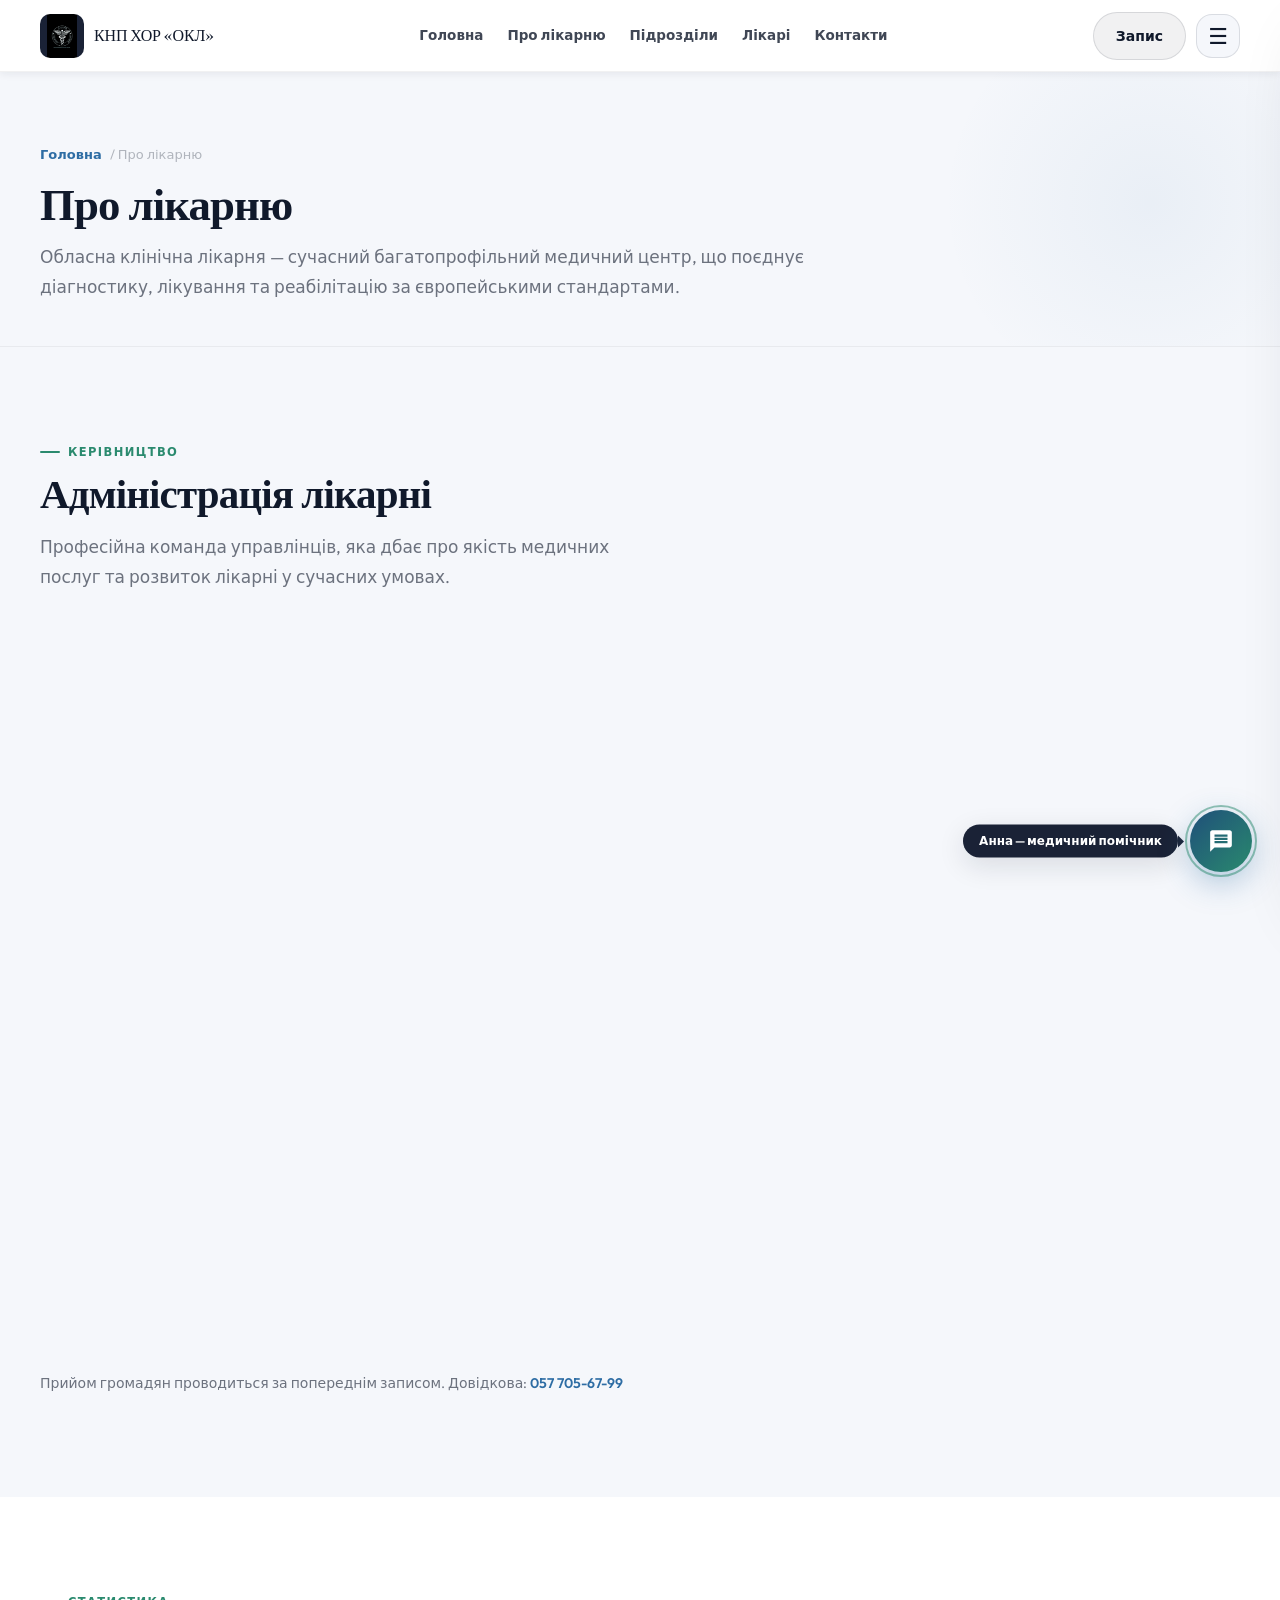
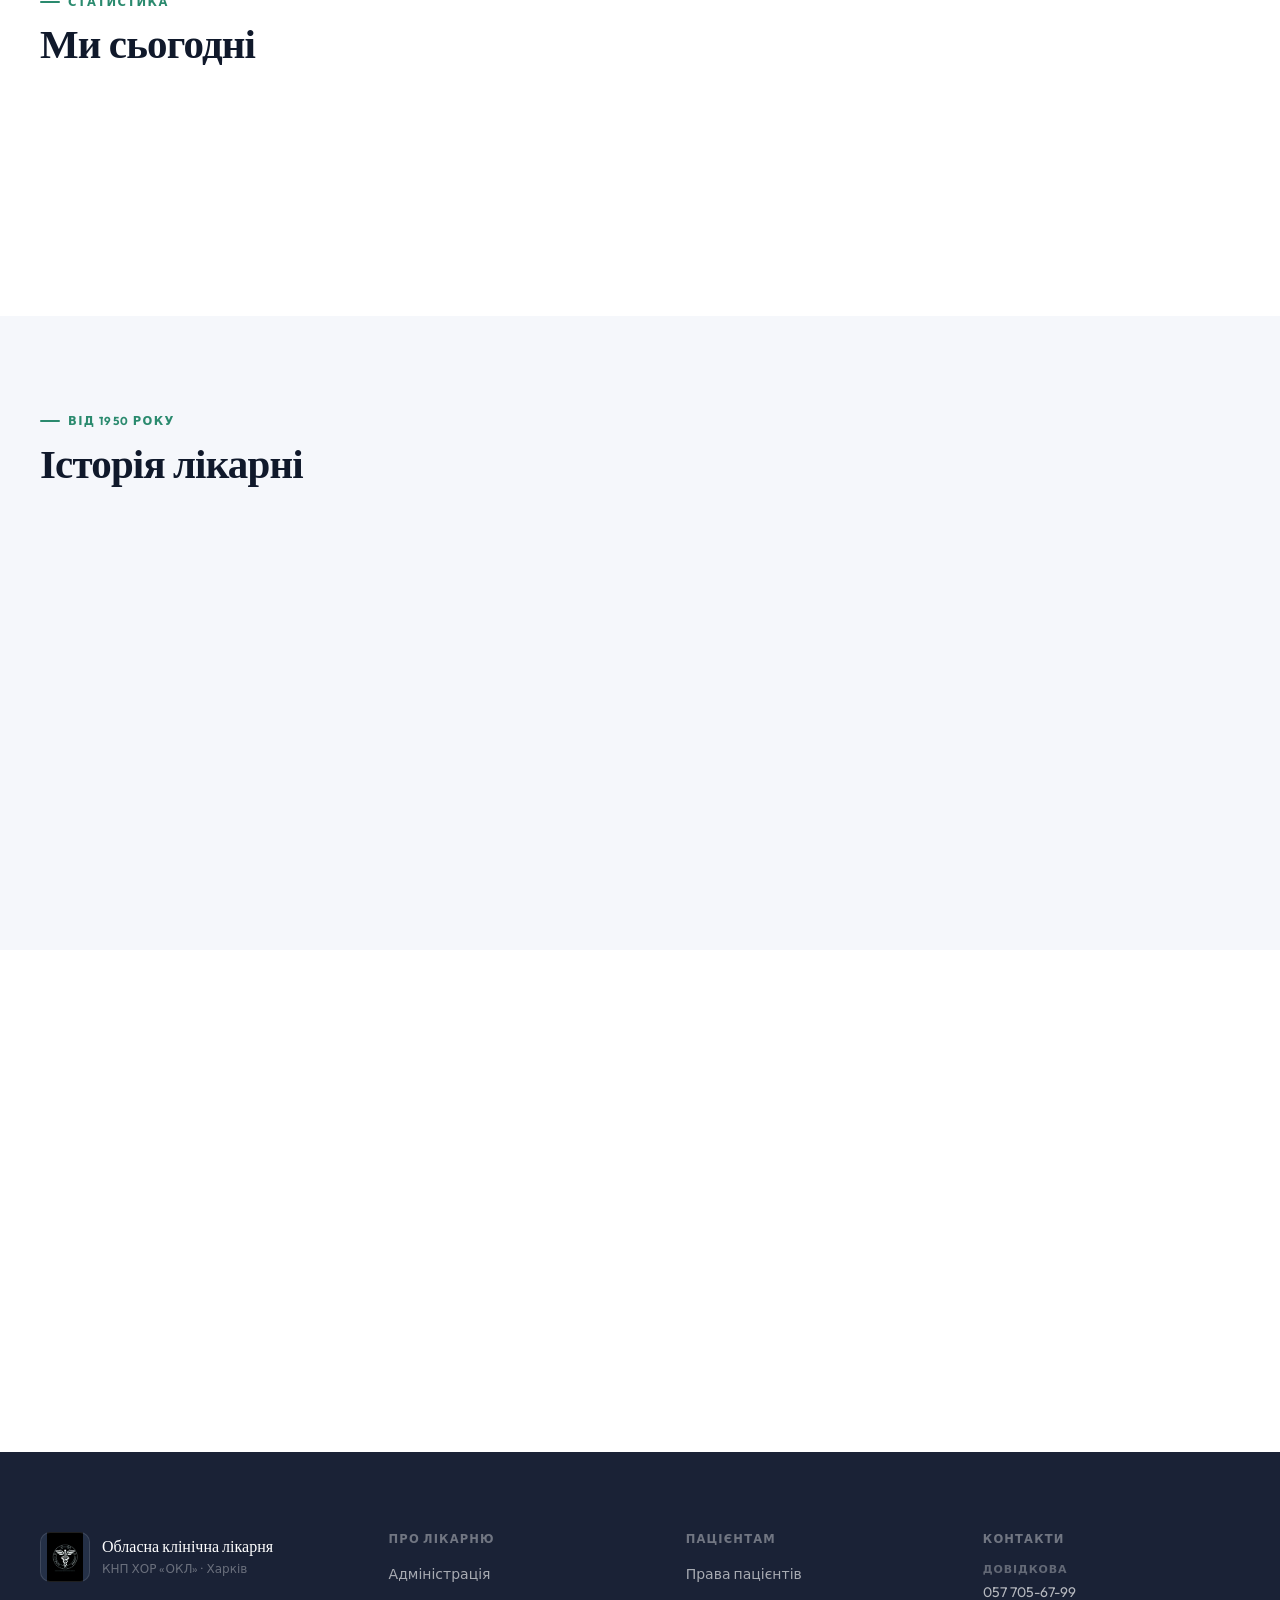
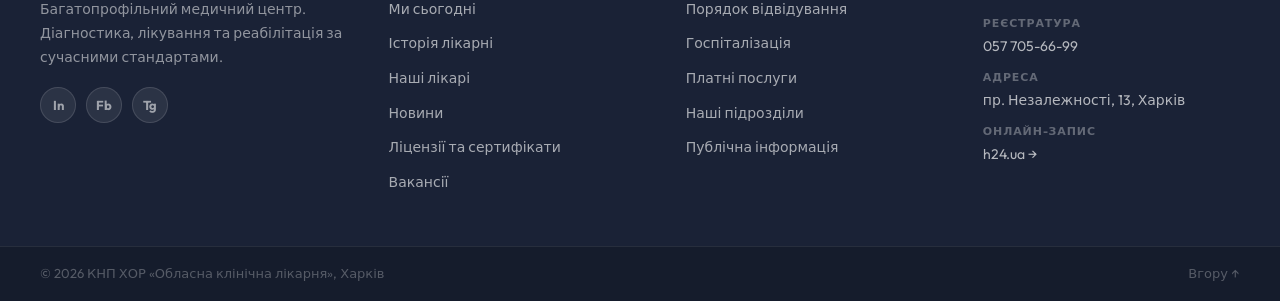
<file: about.html>
<!doctype html>
<html lang="uk">
<head>
  <meta charset="utf-8">
  <meta name="viewport" content="width=device-width,initial-scale=1">
  <title>Про лікарню — ОКЛ Харків</title>
  <link rel="preconnect" href="https://fonts.googleapis.com">
  <link rel="preconnect" href="https://fonts.gstatic.com" crossorigin>
  <link href="https://fonts.googleapis.com/css2?family=DM+Serif+Display:ital@0;1&family=Outfit:wght@300;400;500;600;700;800&display=swap" rel="stylesheet">
  <link rel="stylesheet" href="styles.css">
</head>
<body>
  <header class="siteHeader" id="siteHeader">
    <div class="container siteHeader__inner">
      <a class="siteBrand" href="index.html">
        <div class="siteBrand__logo"></div>
        <div class="siteBrand__text">КНП ХОР «ОКЛ»</div>
      </a>
      <nav class="topNav" aria-label="Головне меню">
        <a href="index.html">Головна</a>
        <a href="about.html">Про лікарню</a>
        <a href="departments.html">Підрозділи</a>
        <a href="doctors.html">Лікарі</a>
        <a href="contacts.html">Контакти</a>
      </nav>
      <div class="siteHeader__actions">
        <a class="btn btn--ghost" href="https://h24.ua/organizacia/7856-knp-hor-okl" target="_blank" rel="noopener">Запис</a>
        <button class="navBtn" id="navBtn" aria-label="Відкрити меню"><span class="navBtn__icon">☰</span></button>
      </div>
    </div>
  </header>


  <div class="navOverlay" id="navOverlay"></div>
  <aside class="navDrawer" id="navDrawer" aria-hidden="true">
    <div class="navDrawer__top">
      <div class="navDrawer__title">
        <div class="navDrawer__logo"></div>
        <div><div class="navDrawer__name">КНП ХОР «ОКЛ»</div><div class="navDrawer__sub">Харків · Незалежності, 13</div></div>
      </div>
      <button class="navClose" id="navClose" aria-label="Закрити">✕</button>
    </div>
    <div class="navDrawer__search"><input id="navSearch" type="search" placeholder="Пошук по сайту…" autocomplete="off"></div>
    <div class="navQuick" id="navQuick"></div>
    <nav class="navList" id="navList"></nav>
    <div class="navDrawer__bottom"><div class="navHint">Esc — закрити · клік по фону — закрити</div></div>
  </aside>
  <main id="top">
    <section class="page-hero">
      <div class="container">
        <div class="breadcrumbs"><a href="index.html">Головна</a> / Про лікарню</div>
        <h1 class="page-hero__title">Про лікарню</h1>
        <p class="page-hero__lead">Обласна клінічна лікарня — сучасний багатопрофільний медичний центр, що поєднує діагностику, лікування та реабілітацію за європейськими стандартами.</p>
      </div>
    </section>

    <!-- ADMINISTRATION -->
    <section class="section section--surface" id="administration">
      <div class="container">
        <div class="section__header">
          <div class="section__kicker">Керівництво</div>
          <h2 class="section__title">Адміністрація лікарні</h2>
          <p class="section__lead">Професійна команда управлінців, яка дбає про якість медичних послуг та розвиток лікарні у сучасних умовах.</p>
        </div>
        <div class="adminGrid">
          <div class="adminCard reveal">
            <div class="adminCard__photo"><div class="admin-initials">ВМ</div></div>
            <div class="adminCard__body">
              <div class="adminCard__name">Бабенко Олександр Ігорович</div>
              <div class="adminCard__role">Головний лікар, доктор медичних наук</div>
              <div class="adminCard__phone"><a href="tel:+380577056722">057 705-67-99</a></div>
            </div>
          </div>
          <div class="adminCard reveal">
            <div class="adminCard__photo"><div class="admin-initials">КО</div></div>
            <div class="adminCard__body">
              <div class="adminCard__name">Соловей Наталія Володимирівна</div>
              <div class="adminCard__role">Заступник головного лікаря з медичної частини</div>
              <div class="adminCard__phone"><a href="tel:+380577056722">057 705-67-99</a></div>
            </div>
          </div>
          <div class="adminCard reveal">
            <div class="adminCard__photo"><div class="admin-initials">ША</div></div>
            <div class="adminCard__body">
              <div class="adminCard__name">Петренко Сергій Михайлович</div>
              <div class="adminCard__role">Заступник головного лікаря з хірургічної допомоги</div>
              <div class="adminCard__phone"><a href="tel:+380577056722">057 705-67-99</a></div>
            </div>
          </div>
          <div class="adminCard reveal">
            <div class="adminCard__photo"><div class="admin-initials">МН</div></div>
            <div class="adminCard__body">
              <div class="adminCard__name">Романенко Катерина Олексіївна</div>
              <div class="adminCard__role">Головна медсестра</div>
              <div class="adminCard__phone"><a href="tel:+380577056722">057 705-67-99</a></div>
            </div>
          </div>
          <div class="adminCard reveal">
            <div class="adminCard__photo"><div class="admin-initials">ДВ</div></div>
            <div class="adminCard__body">
              <div class="adminCard__name">Іваненко Олег Петрович</div>
              <div class="adminCard__role">Заступник головного лікаря з економічних питань</div>
              <div class="adminCard__phone"><a href="tel:+380577056722">057 705-67-99</a></div>
            </div>
          </div>
          <div class="adminCard reveal">
            <div class="adminCard__photo"><div class="admin-initials">ПІ</div></div>
            <div class="adminCard__body">
              <div class="adminCard__name">Морозова Анна Юріївна</div>
              <div class="adminCard__role">Начальник відділу кадрів</div>
              <div class="adminCard__phone"><a href="tel:+380577056722">057 705-67-99</a></div>
            </div>
          </div>
        </div>
        <div class="section__cta">
          <p style="color:var(--ink-60);font-size:14px;">Прийом громадян проводиться за попереднім записом. Довідкова: <a href="tel:+380577056722" style="color:var(--blue);font-weight:600;">057 705-67-99</a></p>
        </div>
      </div>
    </section>

    <!-- TODAY -->
    <section class="section" id="today">
      <div class="container">
        <div class="section__header">
          <div class="section__kicker">Статистика</div>
          <h2 class="section__title">Ми сьогодні</h2>
        </div>
        <div class="stats">
          <div class="stat reveal"><b>40+</b><span style="font-size:14px;color:var(--ink-60)">відділень та служб</span></div>
          <div class="stat reveal"><b>1 200+</b><span style="font-size:14px;color:var(--ink-60)">кваліфікованих фахівців</span></div>
          <div class="stat reveal"><b>250k+</b><span style="font-size:14px;color:var(--ink-60)">пацієнтів щороку</span></div>
        </div>
      </div>
    </section>

    <!-- HISTORY -->
    <section class="section section--surface" id="history">
      <div class="container">
        <div class="section__header">
          <div class="section__kicker">Від 1950 року</div>
          <h2 class="section__title">Історія лікарні</h2>
        </div>
        <div class="timeline">
          <div class="timeline__item reveal"><strong>1950-ті:</strong> Заснування лікарні як регіонального медичного центру Харківської області.</div>
          <div class="timeline__item reveal"><strong>1970–1990:</strong> Розширення матеріально-технічної бази, відкриття нових спеціалізованих відділень.</div>
          <div class="timeline__item reveal"><strong>2000-ні:</strong> Впровадження сучасних діагностичних технологій, оновлення обладнання.</div>
          <div class="timeline__item reveal"><strong>2010-ні:</strong> Цифровізація медичних послуг, розвиток мультидисциплінарних команд.</div>
          <div class="timeline__item reveal"><strong>Сьогодні:</strong> Один з провідних медичних центрів України з понад 40 відділеннями.</div>
        </div>
      </div>
    </section>

    <!-- GUARANTEES -->
    <section class="section" id="guarantees">
      <div class="container split">
        <div class="reveal">
          <div class="section__kicker">Безоплатна допомога</div>
          <h2 class="section__title">Програма медичних гарантій</h2>
          <p style="color:var(--ink-60);line-height:1.75;">Лікарня надає медичну допомогу в рамках Програми медичних гарантій НСЗУ. Широкий спектр послуг доступний безоплатно для всіх громадян України.</p>
          <ul class="list-check" style="margin-top:16px;">
            <li>Первинна та вторинна медична допомога</li>
            <li>Екстрена та невідкладна допомога цілодобово</li>
            <li>Стаціонарне лікування за направленням</li>
            <li>Діагностичні дослідження в рамках ПМГ</li>
          </ul>
        </div>
        <div class="info-card reveal">
          <h3>Записатися</h3>
          <p>Для консультації та запису на прийом скористайтеся онлайн-записом або зателефонуйте до реєстратури.</p>
          <a class="btn btn--primary" href="https://h24.ua/organizacia/7856-knp-hor-okl" target="_blank" rel="noopener" style="margin-top:14px;">Онлайн-запис</a>
        </div>
      </div>
    </section>
  </main>
  <!-- ═══ FOOTER ════════════════════════════════════════ -->
  <footer class="site-footer">
    <div class="container">
      <div class="footer__inner">
        <div class="footer__brand">
          <div class="footer__logo-wrap">
            <div class="footer__logo-img"></div>
            <div>
              <div class="footer__brand-name">Обласна клінічна лікарня</div>
              <div class="footer__brand-sub">КНП ХОР «ОКЛ» · Харків</div>
            </div>
          </div>
          <p class="footer__desc">Багатопрофільний медичний центр. Діагностика, лікування та реабілітація за сучасними стандартами.</p>
          <div class="footer__socials">
            <a class="footer__social" href="https://www.instagram.com/okl_kharkiv/" target="_blank" rel="noopener" aria-label="Instagram">In</a>
            <a class="footer__social" href="#" aria-label="Facebook">Fb</a>
            <a class="footer__social" href="#" aria-label="Telegram">Tg</a>
          </div>
        </div>
        <div class="footer__col">
          <h4>Про лікарню</h4>
          <ul>
            <li><a href="about.html#administration">Адміністрація</a></li>
            <li><a href="about.html#today">Ми сьогодні</a></li>
            <li><a href="about.html#history">Історія лікарні</a></li>
            <li><a href="doctors.html">Наші лікарі</a></li>
            <li><a href="news.html">Новини</a></li>
            <li><a href="licenses.html">Ліцензії та сертифікати</a></li>
            <li><a href="vacancies.html">Вакансії</a></li>
          </ul>
        </div>
        <div class="footer__col">
          <h4>Пацієнтам</h4>
          <ul>
            <li><a href="patients.html#rights">Права пацієнтів</a></li>
            <li><a href="patients.html#visits">Порядок відвідування</a></li>
            <li><a href="patients.html#hospitalization">Госпіталізація</a></li>
            <li><a href="patients.html#paid">Платні послуги</a></li>
            <li><a href="departments.html">Наші підрозділи</a></li>
            <li><a href="public.html">Публічна інформація</a></li>
          </ul>
        </div>
        <div class="footer__col">
          <h4>Контакти</h4>
          <div class="footer__contact-item">
            <span class="label">Довідкова</span>
            <a href="tel:+380577056722">057 705-67-99</a>
          </div>
          <div class="footer__contact-item">
            <span class="label">Реєстратура</span>
            <a href="tel:+380577056691">057 705-66-99</a>
          </div>
          <div class="footer__contact-item">
            <span class="label">Адреса</span>
            <span>пр. Незалежності, 13, Харків</span>
          </div>
          <div class="footer__contact-item">
            <span class="label">Онлайн-запис</span>
            <a href="https://h24.ua/organizacia/7856-knp-hor-okl" target="_blank" rel="noopener">h24.ua →</a>
          </div>
        </div>
      </div>
    </div>
    <div class="footer__bottom">
      <div class="container footer__bottom-inner">
        <span>© 2026 КНП ХОР «Обласна клінічна лікарня», Харків</span>
        <a href="#top">Вгору ↑</a>
      </div>
    </div>
  </footer>
  <!-- SITE SEARCH -->
  <div class="siteSearch" id="siteSearch" aria-hidden="true">
    <div class="siteSearch__overlay" id="searchOverlay"></div>
    <div class="siteSearch__panel" role="dialog" aria-modal="true">
      <div class="siteSearch__head">
        <h3>Пошук по сайту</h3>
        <button class="siteSearch__close" id="searchClose">✕</button>
      </div>
      <input class="siteSearch__input" id="siteSearchInput" type="search" placeholder="Введіть прізвище лікаря або відділення">
      <div class="siteSearch__meta" id="siteSearchMeta">Почніть вводити запит для пошуку</div>
      <div class="siteSearch__results" id="siteSearchResults"></div>
    </div>
  </div>

  <button id="scroll-top" class="scrollTop" aria-label="Вгору">↑</button>

  <!-- AI CONSULTANT -->
  <div id="ai-trigger">
    <div class="ai-badge">Анна — медичний помічник</div>
    <button id="ai-open-btn" class="ai-fab" aria-label="Відкрити ІІ-консультанта">
      <div class="ai-ring"></div>
      <svg viewBox="0 0 24 24"><path d="M20 2H4c-1.1 0-2 .9-2 2v18l4-4h14c1.1 0 2-.9 2-2V4c0-1.1-.9-2-2-2zm-2 12H6v-2h12v2zm0-3H6V9h12v2zm0-3H6V6h12v2z"/></svg>
    </button>
  </div>
  <div id="ai-panel">
    <div class="ai-hdr">
      <div class="ai-av">А</div>
      <div class="ai-hdr-txt"><strong>Анна — медичний помічник</strong><span><span class="ai-dot"></span>Онлайн · КНП ХОР «ОКЛ»</span></div>
      <button id="ai-close-btn" class="ai-x">✕</button>
    </div>
    <div class="ai-warn">Анна <strong>не ставить діагнозів</strong> і <strong>не призначає лікування</strong> — тільки допомагає знайти потрібного лікаря.</div>
    <div class="ai-msgs" id="ai-messages">
      <div class="msg bot"><div class="msg-av">А</div><div class="bubble">Вітаю! Я Анна — медичний помічник Обласної клінічної лікарні.<br><br>Опишіть симптоми або запитання — підкажу, до якого лікаря звернутися та як записатися. Я <strong>не ставлю діагнозів</strong>.</div></div>
    </div>
    <div class="chips-area" id="ai-chips">
      <span class="chip ai-chip">Болить серце</span>
      <span class="chip ai-chip">Проблеми зі зором</span>
      <span class="chip ai-chip">Болить голова / спина</span>
      <span class="chip ai-chip">Як записатися?</span>
      <span class="chip ai-chip">Вагітність / гінекологія</span>
      <span class="chip ai-chip">Цукровий діабет</span>
    </div>
    <div class="ai-foot">
      <textarea id="ai-input" placeholder="Введіть запитання..." rows="1"></textarea>
      <button id="ai-send-btn" class="ai-send" aria-label="Надіслати"><svg viewBox="0 0 24 24"><path d="M2.01 21L23 12 2.01 3 2 10l15 2-15 2z"/></svg></button>
    </div>
  </div>

  <script>window.OKL_GEMINI_KEY = 'AIzaSyBwZyMdbLwxuVOJ70mFvQMbsR4wPqFa97o';</script>
  <script src="script.js"></script>
</body>
</html>
</file>
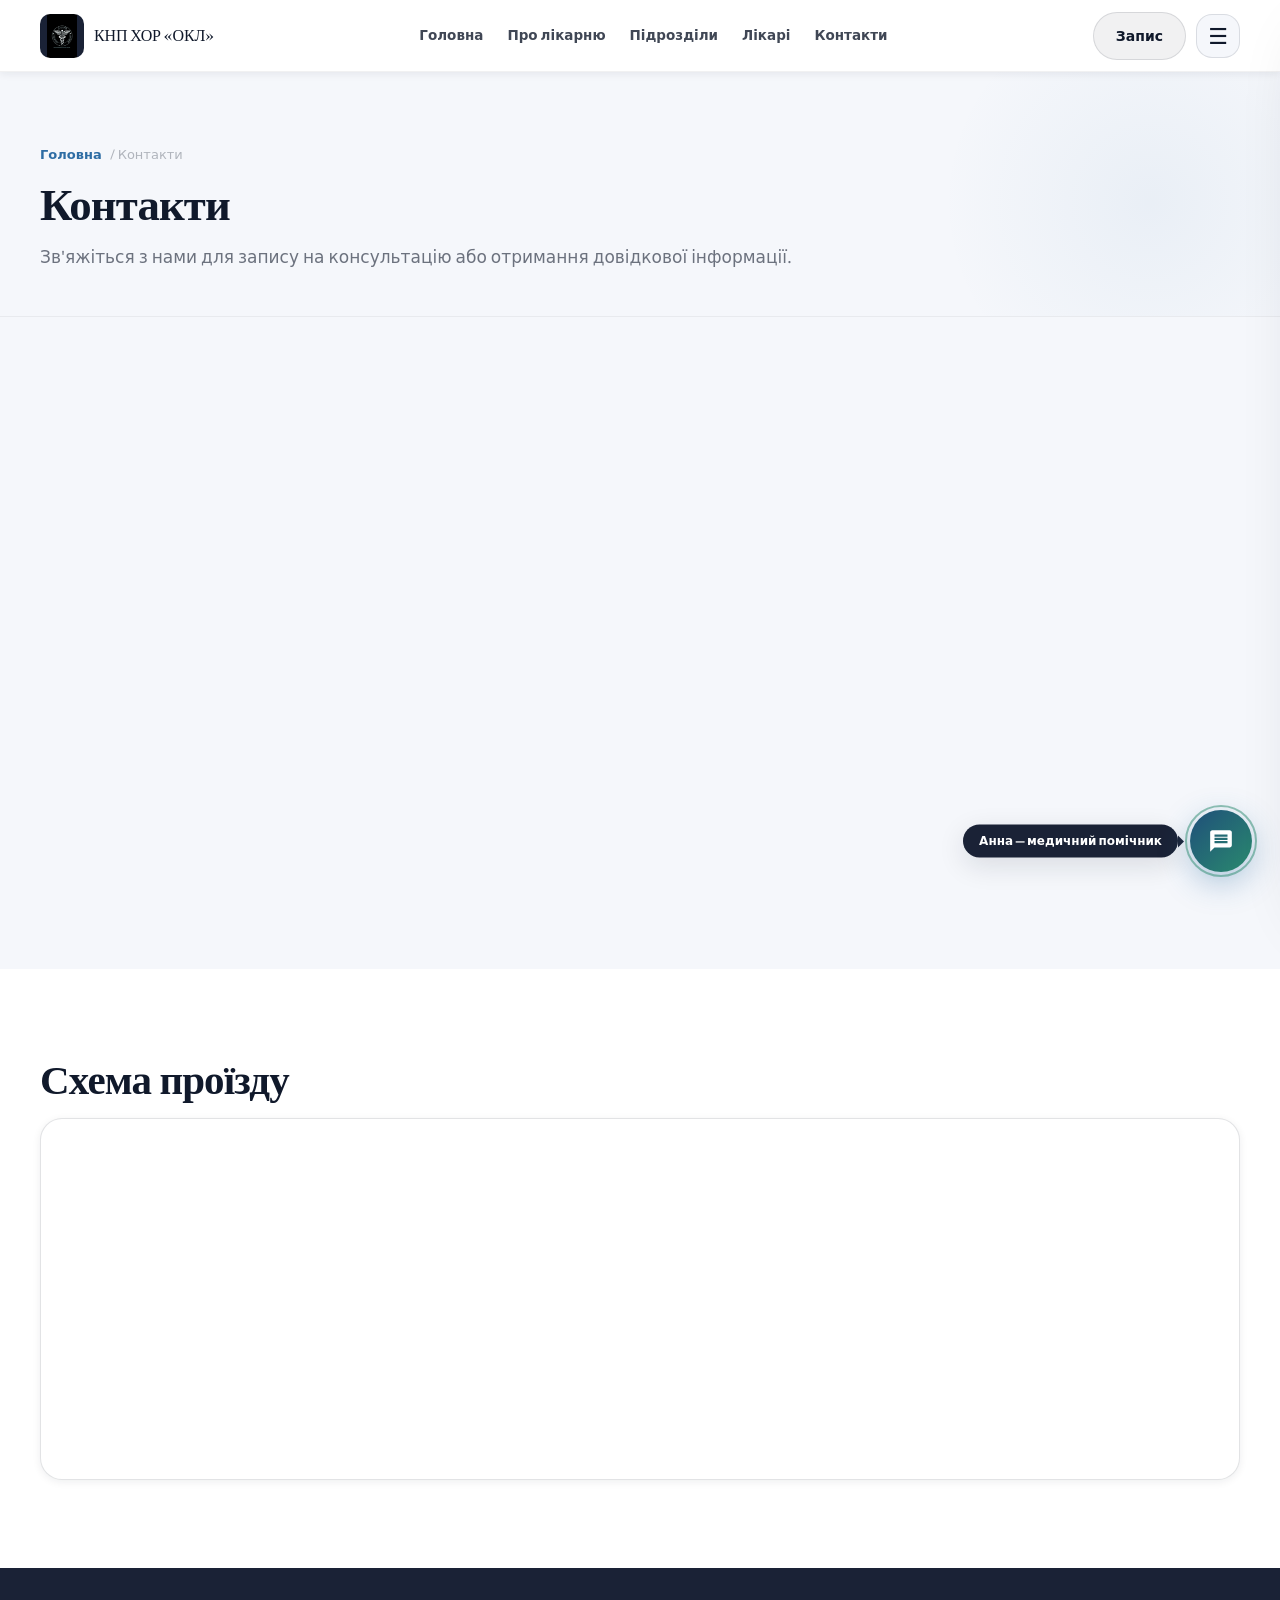
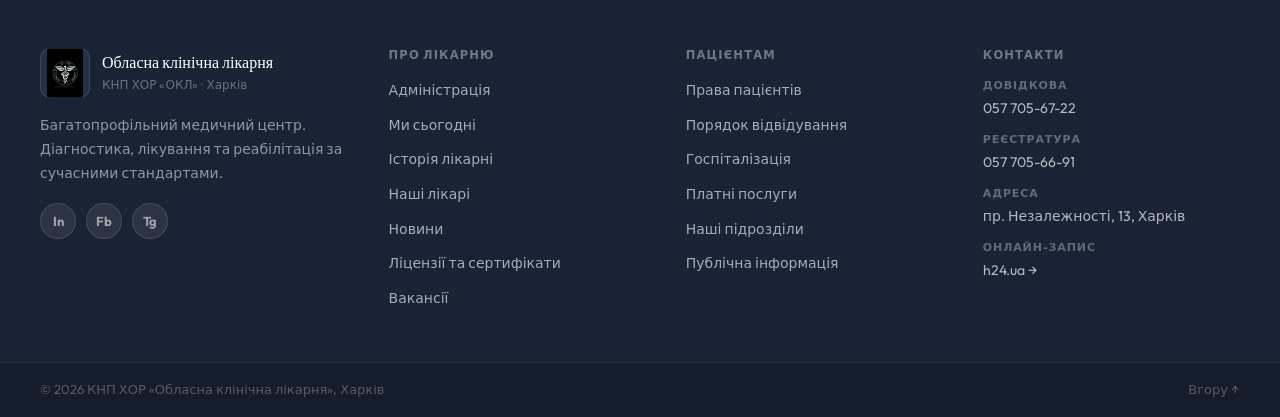
<file: contacts.html>
<!doctype html>
<html lang="uk">
<head>
  <meta charset="utf-8">
  <meta name="viewport" content="width=device-width,initial-scale=1">
  <title>Контакти — ОКЛ Харків</title>
  <link rel="preconnect" href="https://fonts.googleapis.com">
  <link rel="preconnect" href="https://fonts.gstatic.com" crossorigin>
  <link href="https://fonts.googleapis.com/css2?family=DM+Serif+Display:ital@0;1&family=Outfit:wght@300;400;500;600;700;800&display=swap" rel="stylesheet">
  <link rel="stylesheet" href="styles.css">
</head>
<body>
  <header class="siteHeader" id="siteHeader">
    <div class="container siteHeader__inner">
      <a class="siteBrand" href="index.html">
        <div class="siteBrand__logo"></div>
        <div class="siteBrand__text">КНП ХОР «ОКЛ»</div>
      </a>
      <nav class="topNav" aria-label="Головне меню">
        <a href="index.html">Головна</a>
        <a href="about.html">Про лікарню</a>
        <a href="departments.html">Підрозділи</a>
        <a href="doctors.html">Лікарі</a>
        <a href="contacts.html">Контакти</a>
      </nav>
      <div class="siteHeader__actions">
        <a class="btn btn--ghost" href="https://h24.ua/organizacia/7856-knp-hor-okl" target="_blank" rel="noopener">Запис</a>
        <button class="navBtn" id="navBtn" aria-label="Відкрити меню"><span class="navBtn__icon">☰</span></button>
      </div>
    </div>
  </header>


  <div class="navOverlay" id="navOverlay"></div>
  <aside class="navDrawer" id="navDrawer" aria-hidden="true">
    <div class="navDrawer__top">
      <div class="navDrawer__title">
        <div class="navDrawer__logo"></div>
        <div><div class="navDrawer__name">КНП ХОР «ОКЛ»</div><div class="navDrawer__sub">Харків · Незалежності, 13</div></div>
      </div>
      <button class="navClose" id="navClose" aria-label="Закрити">✕</button>
    </div>
    <div class="navDrawer__search"><input id="navSearch" type="search" placeholder="Пошук по сайту…" autocomplete="off"></div>
    <div class="navQuick" id="navQuick"></div>
    <nav class="navList" id="navList"></nav>
    <div class="navDrawer__bottom"><div class="navHint">Esc — закрити · клік по фону — закрити</div></div>
  </aside>
  <main id="top">
    <section class="page-hero">
      <div class="container">
        <div class="breadcrumbs"><a href="index.html">Головна</a> / Контакти</div>
        <h1 class="page-hero__title">Контакти</h1>
        <p class="page-hero__lead">Зв'яжіться з нами для запису на консультацію або отримання довідкової інформації.</p>
      </div>
    </section>
    <section class="section section--surface">
      <div class="container split">
        <div class="reveal">
          <h2 class="section__title">Контакт-центр</h2>
          <p><strong>Довідкова служба:</strong><br><a href="tel:+380577056722">057 705-67-22</a> · <a href="tel:+380577047079">057 704-70-79</a></p>
          <p class="mt"><strong>Реєстратура поліклініки:</strong><br><a href="tel:+380577056691">057 705-66-91</a> · <a href="tel:+380577047275">057 704-72-75</a></p>
          <p class="mt"><strong>Мобільні:</strong><br><a href="tel:+380939727502">093-972-75-02</a> · <a href="tel:+380939714113">093-971-41-13</a></p>
          <p class="mt"><strong>Жіноча консультація:</strong><br><a href="tel:+380577047221">057 704-72-21</a></p>
          <p class="mt"><strong>Адреса:</strong><br>м. Харків, пр. Незалежності, 13<br>Вхід з вул. Літературної · Метро «Університет»</p>
          <p class="mt"><span class="pill">Стаціонар: 24/7 · Поліклініка: Пн–Пт 08:00–15:42</span></p>
        </div>
        <div class="info-card reveal">
          <h3>Онлайн-запис</h3>
          <p>Перевірте наявність вільних місць і запишіться на консультацію через h24.ua</p>
          <a class="btn btn--primary" href="https://h24.ua/organizacia/7856-knp-hor-okl" target="_blank" rel="noopener" style="margin-top:14px;">Відкрити h24.ua</a>
        </div>
      </div>
    </section>
    <section class="section">
      <div class="container">
        <h2 class="section__title">Схема проїзду</h2>
        <div class="info-card" style="padding:0;overflow:hidden;">
          <iframe title="Карта лікарні" src="https://www.google.com/maps/embed?pb=!1m18!1m12!1m3!1d2564.5!2d36.2290!3d49.9940!2m3!1f0!2f0!3f0!3m2!1i1024!2i768!4f13.1!3m3!1m2!1s0x4127a149b5f8e8d5%3A0x3f4e6c7e4e2e4e2e!2z0L_RgC4g0J3QtdC30LDQu9C10LbQvdC-0YHRgtGWLCAxMywg0KXQsNGA0LrRltCyLCDQpdCw0YDQutGW0LLRgdGM0LrQsCDQvtCx0LvQsNGB0YLRjCwgNjEwNTg!5e0!3m2!1suk!2sua!4v1" width="100%" height="360" style="border:0;display:block;" loading="lazy" allowfullscreen></iframe>
        </div>
      </div>
    </section>
  </main>
  <!-- ═══ FOOTER ════════════════════════════════════════ -->
  <footer class="site-footer">
    <div class="container">
      <div class="footer__inner">
        <div class="footer__brand">
          <div class="footer__logo-wrap">
            <div class="footer__logo-img"></div>
            <div>
              <div class="footer__brand-name">Обласна клінічна лікарня</div>
              <div class="footer__brand-sub">КНП ХОР «ОКЛ» · Харків</div>
            </div>
          </div>
          <p class="footer__desc">Багатопрофільний медичний центр. Діагностика, лікування та реабілітація за сучасними стандартами.</p>
          <div class="footer__socials">
            <a class="footer__social" href="https://www.instagram.com/okl_kharkiv/" target="_blank" rel="noopener" aria-label="Instagram">In</a>
            <a class="footer__social" href="#" aria-label="Facebook">Fb</a>
            <a class="footer__social" href="#" aria-label="Telegram">Tg</a>
          </div>
        </div>
        <div class="footer__col">
          <h4>Про лікарню</h4>
          <ul>
            <li><a href="about.html#administration">Адміністрація</a></li>
            <li><a href="about.html#today">Ми сьогодні</a></li>
            <li><a href="about.html#history">Історія лікарні</a></li>
            <li><a href="doctors.html">Наші лікарі</a></li>
            <li><a href="news.html">Новини</a></li>
            <li><a href="licenses.html">Ліцензії та сертифікати</a></li>
            <li><a href="vacancies.html">Вакансії</a></li>
          </ul>
        </div>
        <div class="footer__col">
          <h4>Пацієнтам</h4>
          <ul>
            <li><a href="patients.html#rights">Права пацієнтів</a></li>
            <li><a href="patients.html#visits">Порядок відвідування</a></li>
            <li><a href="patients.html#hospitalization">Госпіталізація</a></li>
            <li><a href="patients.html#paid">Платні послуги</a></li>
            <li><a href="departments.html">Наші підрозділи</a></li>
            <li><a href="public.html">Публічна інформація</a></li>
          </ul>
        </div>
        <div class="footer__col">
          <h4>Контакти</h4>
          <div class="footer__contact-item">
            <span class="label">Довідкова</span>
            <a href="tel:+380577056722">057 705-67-22</a>
          </div>
          <div class="footer__contact-item">
            <span class="label">Реєстратура</span>
            <a href="tel:+380577056691">057 705-66-91</a>
          </div>
          <div class="footer__contact-item">
            <span class="label">Адреса</span>
            <span>пр. Незалежності, 13, Харків</span>
          </div>
          <div class="footer__contact-item">
            <span class="label">Онлайн-запис</span>
            <a href="https://h24.ua/organizacia/7856-knp-hor-okl" target="_blank" rel="noopener">h24.ua →</a>
          </div>
        </div>
      </div>
    </div>
    <div class="footer__bottom">
      <div class="container footer__bottom-inner">
        <span>© 2026 КНП ХОР «Обласна клінічна лікарня», Харків</span>
        <a href="#top">Вгору ↑</a>
      </div>
    </div>
  </footer>
  <!-- SITE SEARCH -->
  <div class="siteSearch" id="siteSearch" aria-hidden="true">
    <div class="siteSearch__overlay" id="searchOverlay"></div>
    <div class="siteSearch__panel" role="dialog" aria-modal="true">
      <div class="siteSearch__head">
        <h3>Пошук по сайту</h3>
        <button class="siteSearch__close" id="searchClose">✕</button>
      </div>
      <input class="siteSearch__input" id="siteSearchInput" type="search" placeholder="Введіть прізвище лікаря або відділення">
      <div class="siteSearch__meta" id="siteSearchMeta">Почніть вводити запит для пошуку</div>
      <div class="siteSearch__results" id="siteSearchResults"></div>
    </div>
  </div>

  <button id="scroll-top" class="scrollTop" aria-label="Вгору">↑</button>

  <!-- AI CONSULTANT -->
  <div id="ai-trigger">
    <div class="ai-badge">Анна — медичний помічник</div>
    <button id="ai-open-btn" class="ai-fab" aria-label="Відкрити ІІ-консультанта">
      <div class="ai-ring"></div>
      <svg viewBox="0 0 24 24"><path d="M20 2H4c-1.1 0-2 .9-2 2v18l4-4h14c1.1 0 2-.9 2-2V4c0-1.1-.9-2-2-2zm-2 12H6v-2h12v2zm0-3H6V9h12v2zm0-3H6V6h12v2z"/></svg>
    </button>
  </div>
  <div id="ai-panel">
    <div class="ai-hdr">
      <div class="ai-av">А</div>
      <div class="ai-hdr-txt"><strong>Анна — медичний помічник</strong><span><span class="ai-dot"></span>Онлайн · КНП ХОР «ОКЛ»</span></div>
      <button id="ai-close-btn" class="ai-x">✕</button>
    </div>
    <div class="ai-warn">Анна <strong>не ставить діагнозів</strong> і <strong>не призначає лікування</strong> — тільки допомагає знайти потрібного лікаря.</div>
    <div class="ai-msgs" id="ai-messages">
      <div class="msg bot"><div class="msg-av">А</div><div class="bubble">Вітаю! Я Анна — медичний помічник Обласної клінічної лікарні.<br><br>Опишіть симптоми або запитання — підкажу, до якого лікаря звернутися та як записатися. Я <strong>не ставлю діагнозів</strong>.</div></div>
    </div>
    <div class="chips-area" id="ai-chips">
      <span class="chip ai-chip">Болить серце</span>
      <span class="chip ai-chip">Проблеми зі зором</span>
      <span class="chip ai-chip">Болить голова / спина</span>
      <span class="chip ai-chip">Як записатися?</span>
      <span class="chip ai-chip">Вагітність / гінекологія</span>
      <span class="chip ai-chip">Цукровий діабет</span>
    </div>
    <div class="ai-foot">
      <textarea id="ai-input" placeholder="Введіть запитання..." rows="1"></textarea>
      <button id="ai-send-btn" class="ai-send" aria-label="Надіслати"><svg viewBox="0 0 24 24"><path d="M2.01 21L23 12 2.01 3 2 10l15 2-15 2z"/></svg></button>
    </div>
  </div>

  <script>window.OKL_GEMINI_KEY = 'AIzaSyBwZyMdbLwxuVOJ70mFvQMbsR4wPqFa97o';</script>
  <script src="script.js"></script>
</body>
</html>
</file>
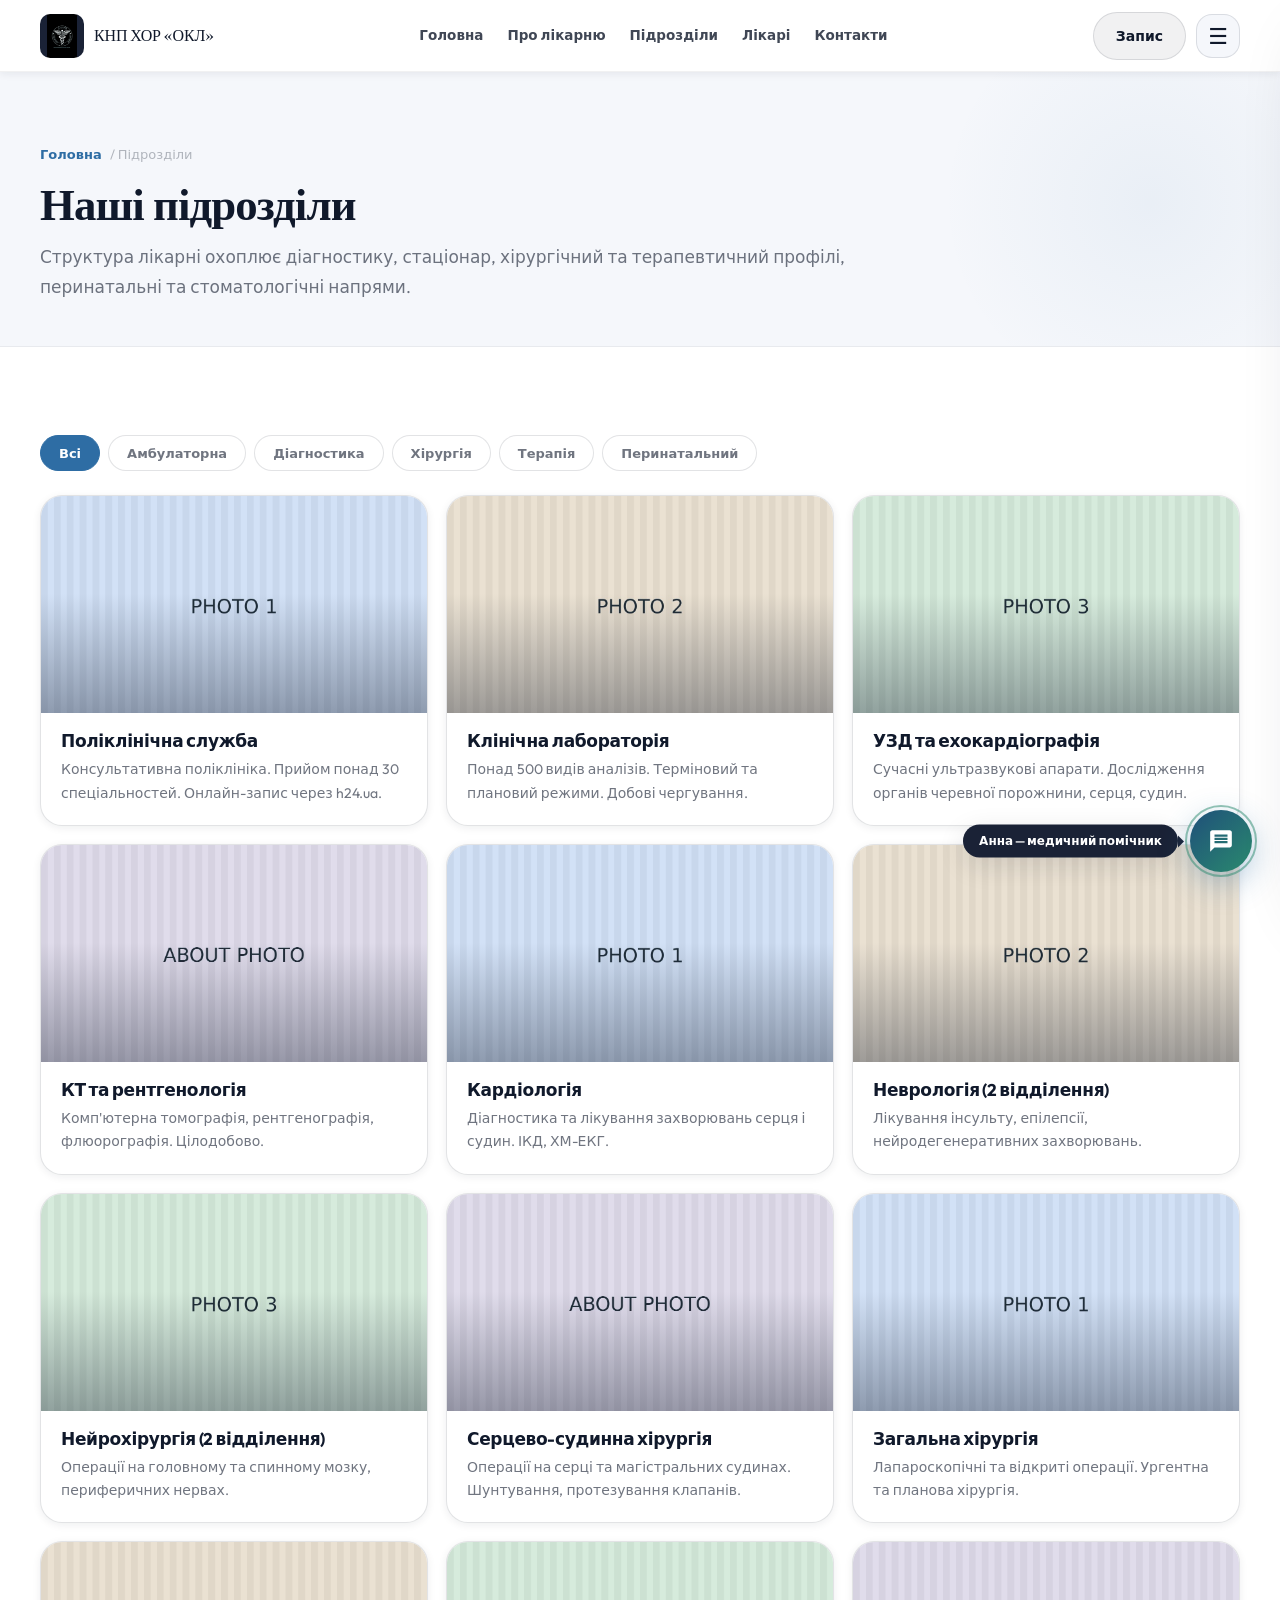
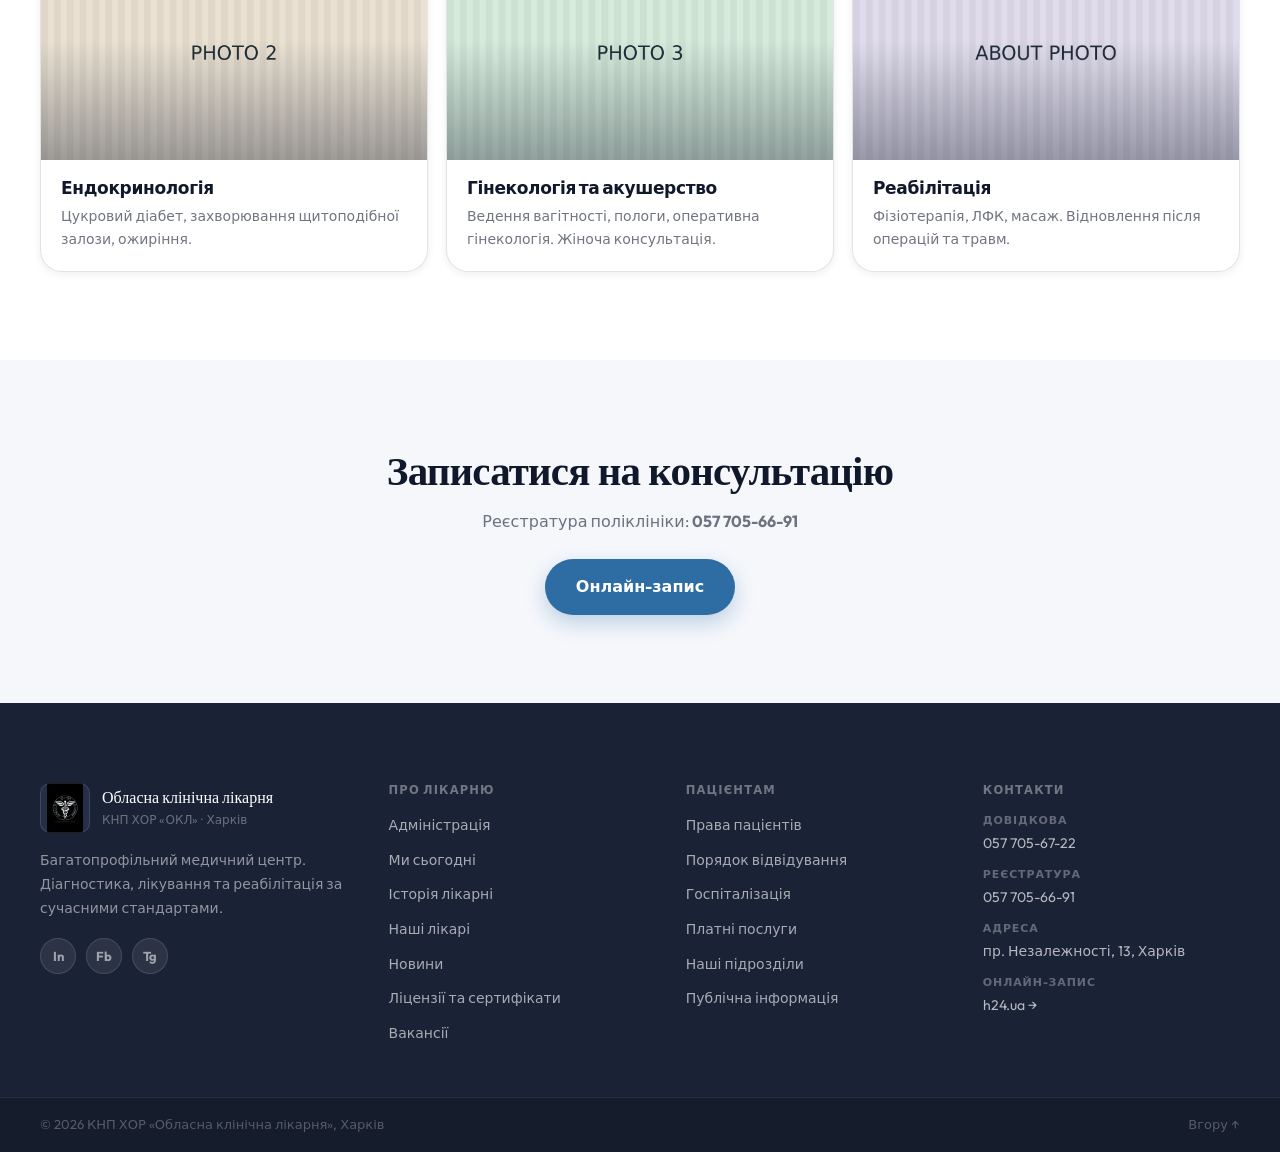
<file: departments.html>
<!doctype html>
<html lang="uk">
<head>
  <meta charset="utf-8">
  <meta name="viewport" content="width=device-width,initial-scale=1">
  <title>Наші підрозділи — ОКЛ Харків</title>
  <link rel="preconnect" href="https://fonts.googleapis.com">
  <link rel="preconnect" href="https://fonts.gstatic.com" crossorigin>
  <link href="https://fonts.googleapis.com/css2?family=DM+Serif+Display:ital@0;1&family=Outfit:wght@300;400;500;600;700;800&display=swap" rel="stylesheet">
  <link rel="stylesheet" href="styles.css">
</head>
<body>
  <header class="siteHeader" id="siteHeader">
    <div class="container siteHeader__inner">
      <a class="siteBrand" href="index.html">
        <div class="siteBrand__logo"></div>
        <div class="siteBrand__text">КНП ХОР «ОКЛ»</div>
      </a>
      <nav class="topNav" aria-label="Головне меню">
        <a href="index.html">Головна</a>
        <a href="about.html">Про лікарню</a>
        <a href="departments.html">Підрозділи</a>
        <a href="doctors.html">Лікарі</a>
        <a href="contacts.html">Контакти</a>
      </nav>
      <div class="siteHeader__actions">
        <a class="btn btn--ghost" href="https://h24.ua/organizacia/7856-knp-hor-okl" target="_blank" rel="noopener">Запис</a>
        <button class="navBtn" id="navBtn" aria-label="Відкрити меню"><span class="navBtn__icon">☰</span></button>
      </div>
    </div>
  </header>


  <div class="navOverlay" id="navOverlay"></div>
  <aside class="navDrawer" id="navDrawer" aria-hidden="true">
    <div class="navDrawer__top">
      <div class="navDrawer__title">
        <div class="navDrawer__logo"></div>
        <div><div class="navDrawer__name">КНП ХОР «ОКЛ»</div><div class="navDrawer__sub">Харків · Незалежності, 13</div></div>
      </div>
      <button class="navClose" id="navClose" aria-label="Закрити">✕</button>
    </div>
    <div class="navDrawer__search"><input id="navSearch" type="search" placeholder="Пошук по сайту…" autocomplete="off"></div>
    <div class="navQuick" id="navQuick"></div>
    <nav class="navList" id="navList"></nav>
    <div class="navDrawer__bottom"><div class="navHint">Esc — закрити · клік по фону — закрити</div></div>
  </aside>
  <main id="top">
    <section class="page-hero">
      <div class="container">
        <div class="breadcrumbs"><a href="index.html">Головна</a> / Підрозділи</div>
        <h1 class="page-hero__title">Наші підрозділи</h1>
        <p class="page-hero__lead">Структура лікарні охоплює діагностику, стаціонар, хірургічний та терапевтичний профілі, перинатальні та стоматологічні напрями.</p>
      </div>
    </section>

    <section class="section" id="departments">
      <div class="container">
        <div class="deptFilter">
          <button class="deptFilter__btn is-active" data-dept-filter="all">Всі</button>
          <button class="deptFilter__btn" data-dept-filter="outpatient">Амбулаторна</button>
          <button class="deptFilter__btn" data-dept-filter="diagnostic">Діагностика</button>
          <button class="deptFilter__btn" data-dept-filter="surgery">Хірургія</button>
          <button class="deptFilter__btn" data-dept-filter="therapy">Терапія</button>
          <button class="deptFilter__btn" data-dept-filter="perinatal">Перинатальний</button>
        </div>
        <div class="serviceCards" id="deptGrid">
          <article class="serviceCard" data-dept-cat="outpatient">
            <div class="serviceCard__img"><img src="assets/ph-1.jpg" alt="Поліклінічна служба" loading="lazy"></div>
            <div class="serviceCard__body">
              <h3>Поліклінічна служба</h3>
              <p>Консультативна поліклініка. Прийом понад 30 спеціальностей. Онлайн-запис через h24.ua.</p>
            </div>
          </article>
          <article class="serviceCard" data-dept-cat="diagnostic">
            <div class="serviceCard__img"><img src="assets/ph-2.jpg" alt="Діагностика" loading="lazy"></div>
            <div class="serviceCard__body">
              <h3>Клінічна лабораторія</h3>
              <p>Понад 500 видів аналізів. Терміновий та плановий режими. Добові чергування.</p>
            </div>
          </article>
          <article class="serviceCard" data-dept-cat="diagnostic">
            <div class="serviceCard__img"><img src="assets/ph-3.jpg" alt="УЗД" loading="lazy"></div>
            <div class="serviceCard__body">
              <h3>УЗД та ехокардіографія</h3>
              <p>Сучасні ультразвукові апарати. Дослідження органів черевної порожнини, серця, судин.</p>
            </div>
          </article>
          <article class="serviceCard" data-dept-cat="diagnostic">
            <div class="serviceCard__img"><img src="assets/ph-4.jpg" alt="Рентгенологія" loading="lazy"></div>
            <div class="serviceCard__body">
              <h3>КТ та рентгенологія</h3>
              <p>Комп'ютерна томографія, рентгенографія, флюорографія. Цілодобово.</p>
            </div>
          </article>
          <article class="serviceCard" data-dept-cat="therapy">
            <div class="serviceCard__img"><img src="assets/ph-1.jpg" alt="Кардіологія" loading="lazy"></div>
            <div class="serviceCard__body">
              <h3>Кардіологія</h3>
              <p>Діагностика та лікування захворювань серця і судин. ІКД, ХМ-ЕКГ.</p>
            </div>
          </article>
          <article class="serviceCard" data-dept-cat="therapy">
            <div class="serviceCard__img"><img src="assets/ph-2.jpg" alt="Неврологія" loading="lazy"></div>
            <div class="serviceCard__body">
              <h3>Неврологія (2 відділення)</h3>
              <p>Лікування інсульту, епілепсії, нейродегенеративних захворювань.</p>
            </div>
          </article>
          <article class="serviceCard" data-dept-cat="surgery">
            <div class="serviceCard__img"><img src="assets/ph-3.jpg" alt="Нейрохірургія" loading="lazy"></div>
            <div class="serviceCard__body">
              <h3>Нейрохірургія (2 відділення)</h3>
              <p>Операції на головному та спинному мозку, периферичних нервах.</p>
            </div>
          </article>
          <article class="serviceCard" data-dept-cat="surgery">
            <div class="serviceCard__img"><img src="assets/ph-4.jpg" alt="Серцево-судинна хірургія" loading="lazy"></div>
            <div class="serviceCard__body">
              <h3>Серцево-судинна хірургія</h3>
              <p>Операції на серці та магістральних судинах. Шунтування, протезування клапанів.</p>
            </div>
          </article>
          <article class="serviceCard" data-dept-cat="surgery">
            <div class="serviceCard__img"><img src="assets/ph-1.jpg" alt="Загальна хірургія" loading="lazy"></div>
            <div class="serviceCard__body">
              <h3>Загальна хірургія</h3>
              <p>Лапароскопічні та відкриті операції. Ургентна та планова хірургія.</p>
            </div>
          </article>
          <article class="serviceCard" data-dept-cat="therapy">
            <div class="serviceCard__img"><img src="assets/ph-2.jpg" alt="Ендокринологія" loading="lazy"></div>
            <div class="serviceCard__body">
              <h3>Ендокринологія</h3>
              <p>Цукровий діабет, захворювання щитоподібної залози, ожиріння.</p>
            </div>
          </article>
          <article class="serviceCard" data-dept-cat="perinatal">
            <div class="serviceCard__img"><img src="assets/ph-3.jpg" alt="Гінекологія" loading="lazy"></div>
            <div class="serviceCard__body">
              <h3>Гінекологія та акушерство</h3>
              <p>Ведення вагітності, пологи, оперативна гінекологія. Жіноча консультація.</p>
            </div>
          </article>
          <article class="serviceCard" data-dept-cat="therapy">
            <div class="serviceCard__img"><img src="assets/ph-4.jpg" alt="Реабілітація" loading="lazy"></div>
            <div class="serviceCard__body">
              <h3>Реабілітація</h3>
              <p>Фізіотерапія, ЛФК, масаж. Відновлення після операцій та травм.</p>
            </div>
          </article>
        </div>
      </div>
    </section>

    <section class="section section--surface">
      <div class="container" style="text-align:center;">
        <h2 class="section__title">Записатися на консультацію</h2>
        <p style="color:var(--ink-60);max-width:500px;margin:0 auto 24px;">Реєстратура поліклініки: <strong>057 705-66-91</strong></p>
        <a class="btn btn--primary btn--lg" href="https://h24.ua/organizacia/7856-knp-hor-okl" target="_blank" rel="noopener">Онлайн-запис</a>
      </div>
    </section>
  </main>
  <!-- ═══ FOOTER ════════════════════════════════════════ -->
  <footer class="site-footer">
    <div class="container">
      <div class="footer__inner">
        <div class="footer__brand">
          <div class="footer__logo-wrap">
            <div class="footer__logo-img"></div>
            <div>
              <div class="footer__brand-name">Обласна клінічна лікарня</div>
              <div class="footer__brand-sub">КНП ХОР «ОКЛ» · Харків</div>
            </div>
          </div>
          <p class="footer__desc">Багатопрофільний медичний центр. Діагностика, лікування та реабілітація за сучасними стандартами.</p>
          <div class="footer__socials">
            <a class="footer__social" href="https://www.instagram.com/okl_kharkiv/" target="_blank" rel="noopener" aria-label="Instagram">In</a>
            <a class="footer__social" href="#" aria-label="Facebook">Fb</a>
            <a class="footer__social" href="#" aria-label="Telegram">Tg</a>
          </div>
        </div>
        <div class="footer__col">
          <h4>Про лікарню</h4>
          <ul>
            <li><a href="about.html#administration">Адміністрація</a></li>
            <li><a href="about.html#today">Ми сьогодні</a></li>
            <li><a href="about.html#history">Історія лікарні</a></li>
            <li><a href="doctors.html">Наші лікарі</a></li>
            <li><a href="news.html">Новини</a></li>
            <li><a href="licenses.html">Ліцензії та сертифікати</a></li>
            <li><a href="vacancies.html">Вакансії</a></li>
          </ul>
        </div>
        <div class="footer__col">
          <h4>Пацієнтам</h4>
          <ul>
            <li><a href="patients.html#rights">Права пацієнтів</a></li>
            <li><a href="patients.html#visits">Порядок відвідування</a></li>
            <li><a href="patients.html#hospitalization">Госпіталізація</a></li>
            <li><a href="patients.html#paid">Платні послуги</a></li>
            <li><a href="departments.html">Наші підрозділи</a></li>
            <li><a href="public.html">Публічна інформація</a></li>
          </ul>
        </div>
        <div class="footer__col">
          <h4>Контакти</h4>
          <div class="footer__contact-item">
            <span class="label">Довідкова</span>
            <a href="tel:+380577056722">057 705-67-22</a>
          </div>
          <div class="footer__contact-item">
            <span class="label">Реєстратура</span>
            <a href="tel:+380577056691">057 705-66-91</a>
          </div>
          <div class="footer__contact-item">
            <span class="label">Адреса</span>
            <span>пр. Незалежності, 13, Харків</span>
          </div>
          <div class="footer__contact-item">
            <span class="label">Онлайн-запис</span>
            <a href="https://h24.ua/organizacia/7856-knp-hor-okl" target="_blank" rel="noopener">h24.ua →</a>
          </div>
        </div>
      </div>
    </div>
    <div class="footer__bottom">
      <div class="container footer__bottom-inner">
        <span>© 2026 КНП ХОР «Обласна клінічна лікарня», Харків</span>
        <a href="#top">Вгору ↑</a>
      </div>
    </div>
  </footer>
  <!-- SITE SEARCH -->
  <div class="siteSearch" id="siteSearch" aria-hidden="true">
    <div class="siteSearch__overlay" id="searchOverlay"></div>
    <div class="siteSearch__panel" role="dialog" aria-modal="true">
      <div class="siteSearch__head">
        <h3>Пошук по сайту</h3>
        <button class="siteSearch__close" id="searchClose">✕</button>
      </div>
      <input class="siteSearch__input" id="siteSearchInput" type="search" placeholder="Введіть прізвище лікаря або відділення">
      <div class="siteSearch__meta" id="siteSearchMeta">Почніть вводити запит для пошуку</div>
      <div class="siteSearch__results" id="siteSearchResults"></div>
    </div>
  </div>

  <button id="scroll-top" class="scrollTop" aria-label="Вгору">↑</button>

  <!-- AI CONSULTANT -->
  <div id="ai-trigger">
    <div class="ai-badge">Анна — медичний помічник</div>
    <button id="ai-open-btn" class="ai-fab" aria-label="Відкрити ІІ-консультанта">
      <div class="ai-ring"></div>
      <svg viewBox="0 0 24 24"><path d="M20 2H4c-1.1 0-2 .9-2 2v18l4-4h14c1.1 0 2-.9 2-2V4c0-1.1-.9-2-2-2zm-2 12H6v-2h12v2zm0-3H6V9h12v2zm0-3H6V6h12v2z"/></svg>
    </button>
  </div>
  <div id="ai-panel">
    <div class="ai-hdr">
      <div class="ai-av">А</div>
      <div class="ai-hdr-txt"><strong>Анна — медичний помічник</strong><span><span class="ai-dot"></span>Онлайн · КНП ХОР «ОКЛ»</span></div>
      <button id="ai-close-btn" class="ai-x">✕</button>
    </div>
    <div class="ai-warn">Анна <strong>не ставить діагнозів</strong> і <strong>не призначає лікування</strong> — тільки допомагає знайти потрібного лікаря.</div>
    <div class="ai-msgs" id="ai-messages">
      <div class="msg bot"><div class="msg-av">А</div><div class="bubble">Вітаю! Я Анна — медичний помічник Обласної клінічної лікарні.<br><br>Опишіть симптоми або запитання — підкажу, до якого лікаря звернутися та як записатися. Я <strong>не ставлю діагнозів</strong>.</div></div>
    </div>
    <div class="chips-area" id="ai-chips">
      <span class="chip ai-chip">Болить серце</span>
      <span class="chip ai-chip">Проблеми зі зором</span>
      <span class="chip ai-chip">Болить голова / спина</span>
      <span class="chip ai-chip">Як записатися?</span>
      <span class="chip ai-chip">Вагітність / гінекологія</span>
      <span class="chip ai-chip">Цукровий діабет</span>
    </div>
    <div class="ai-foot">
      <textarea id="ai-input" placeholder="Введіть запитання..." rows="1"></textarea>
      <button id="ai-send-btn" class="ai-send" aria-label="Надіслати"><svg viewBox="0 0 24 24"><path d="M2.01 21L23 12 2.01 3 2 10l15 2-15 2z"/></svg></button>
    </div>
  </div>

  <script>window.OKL_GEMINI_KEY = 'AIzaSyBwZyMdbLwxuVOJ70mFvQMbsR4wPqFa97o';</script>
  <script src="script.js"></script>
</body>
</html>
</file>
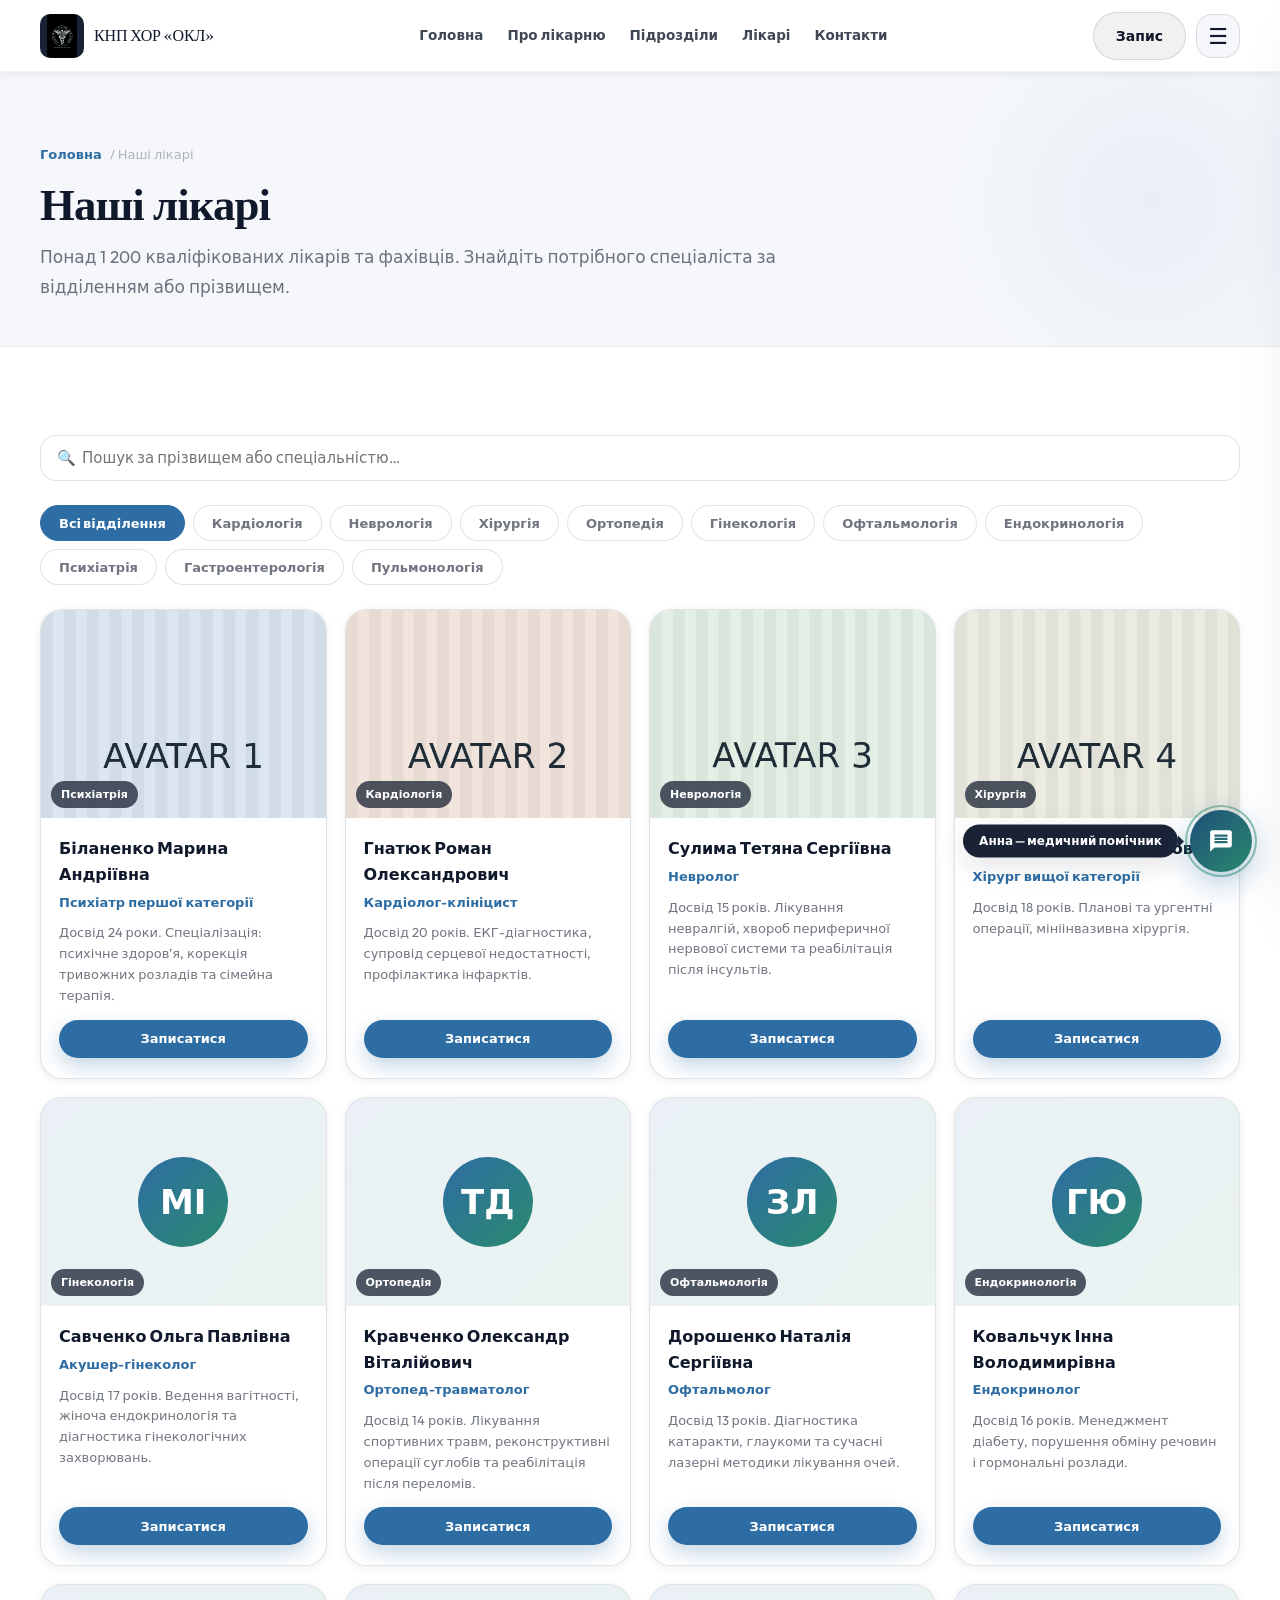
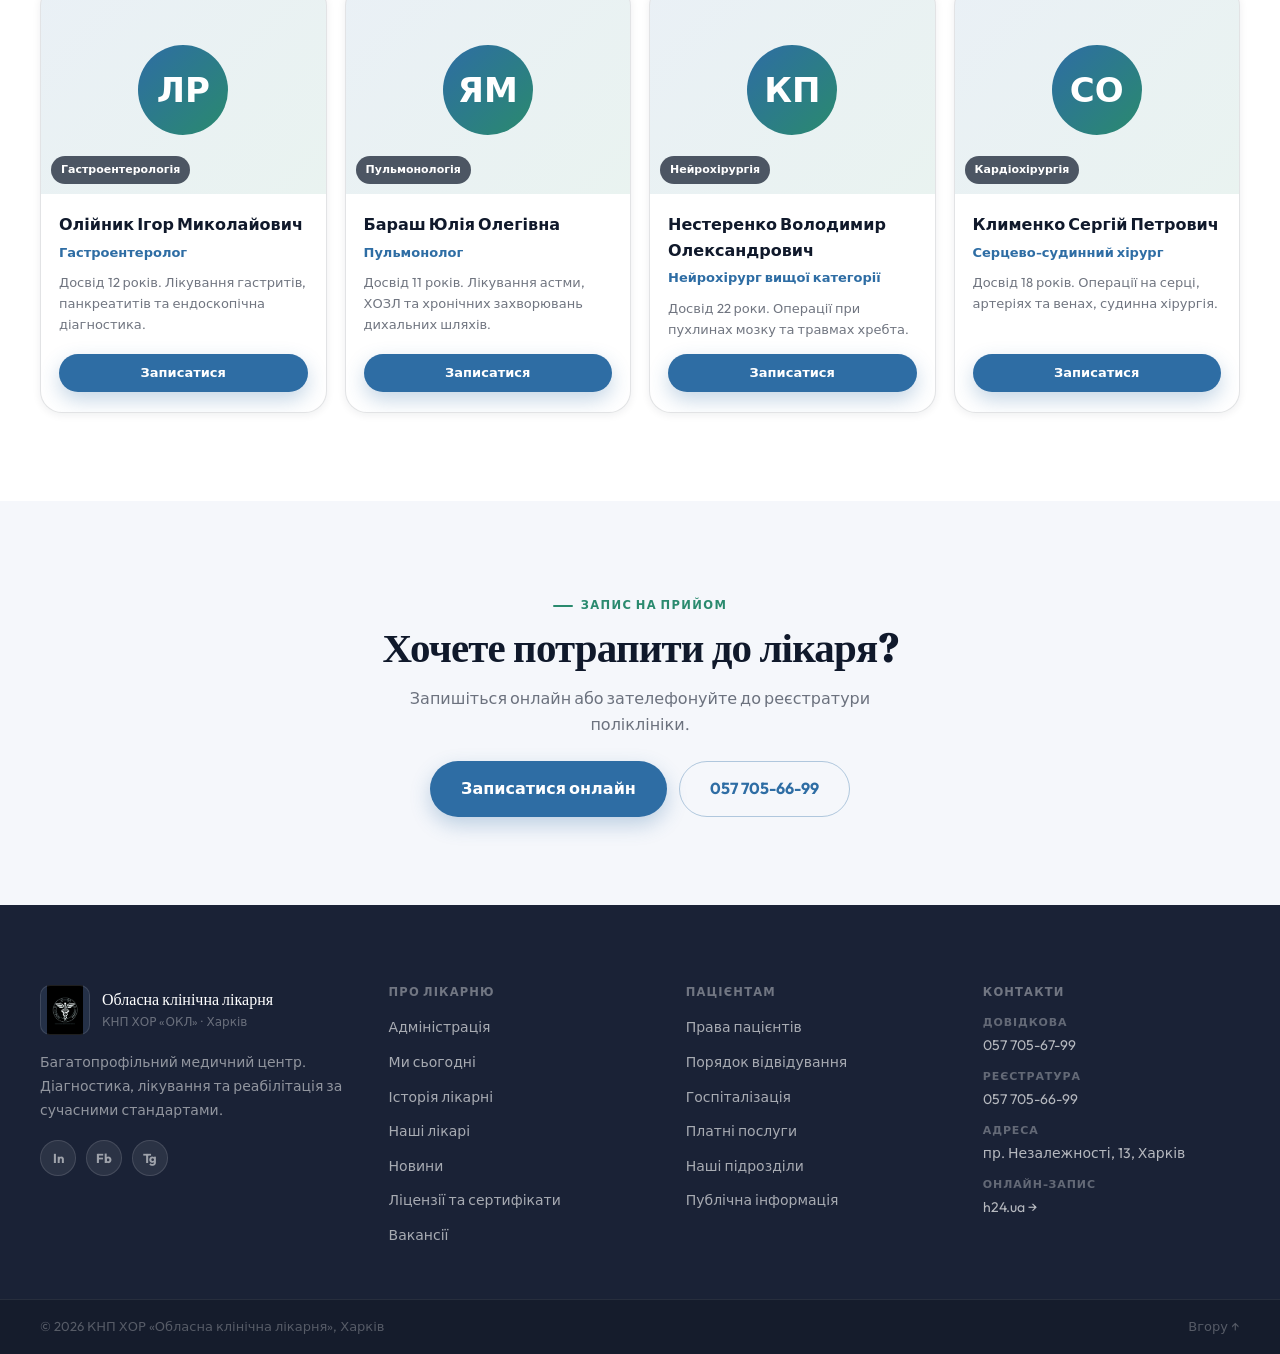
<file: doctors.html>
<!doctype html>
<html lang="uk">
<head>
  <meta charset="utf-8">
  <meta name="viewport" content="width=device-width,initial-scale=1">
  <title>Наші лікарі — ОКЛ Харків</title>
  <link rel="preconnect" href="https://fonts.googleapis.com">
  <link rel="preconnect" href="https://fonts.gstatic.com" crossorigin>
  <link href="https://fonts.googleapis.com/css2?family=DM+Serif+Display:ital@0;1&family=Outfit:wght@300;400;500;600;700;800&display=swap" rel="stylesheet">
  <link rel="stylesheet" href="styles.css">
</head>
<body>
  <header class="siteHeader" id="siteHeader">
    <div class="container siteHeader__inner">
      <a class="siteBrand" href="index.html">
        <div class="siteBrand__logo"></div>
        <div class="siteBrand__text">КНП ХОР «ОКЛ»</div>
      </a>
      <nav class="topNav" aria-label="Головне меню">
        <a href="index.html">Головна</a>
        <a href="about.html">Про лікарню</a>
        <a href="departments.html">Підрозділи</a>
        <a href="doctors.html">Лікарі</a>
        <a href="contacts.html">Контакти</a>
      </nav>
      <div class="siteHeader__actions">
        <a class="btn btn--ghost" href="https://h24.ua/organizacia/7856-knp-hor-okl" target="_blank" rel="noopener">Запис</a>
        <button class="navBtn" id="navBtn" aria-label="Відкрити меню"><span class="navBtn__icon">☰</span></button>
      </div>
    </div>
  </header>


  <div class="navOverlay" id="navOverlay"></div>
  <aside class="navDrawer" id="navDrawer" aria-hidden="true">
    <div class="navDrawer__top">
      <div class="navDrawer__title">
        <div class="navDrawer__logo"></div>
        <div><div class="navDrawer__name">КНП ХОР «ОКЛ»</div><div class="navDrawer__sub">Харків · Незалежності, 13</div></div>
      </div>
      <button class="navClose" id="navClose" aria-label="Закрити">✕</button>
    </div>
    <div class="navDrawer__search"><input id="navSearch" type="search" placeholder="Пошук по сайту…" autocomplete="off"></div>
    <div class="navQuick" id="navQuick"></div>
    <nav class="navList" id="navList"></nav>
    <div class="navDrawer__bottom"><div class="navHint">Esc — закрити · клік по фону — закрити</div></div>
  </aside>
  <main id="top">
    <section class="page-hero">
      <div class="container">
        <div class="breadcrumbs"><a href="index.html">Головна</a> / Наші лікарі</div>
        <h1 class="page-hero__title">Наші лікарі</h1>
        <p class="page-hero__lead">Понад 1 200 кваліфікованих лікарів та фахівців. Знайдіть потрібного спеціаліста за відділенням або прізвищем.</p>
      </div>
    </section>

    <section class="section" id="doctors-list">
      <div class="container">
        <!-- Search & Filter -->
        <div class="doctorSearch">
          <input class="doctorSearch__input" id="doctorSearchInput" type="search" placeholder="🔍  Пошук за прізвищем або спеціальністю…">
        </div>
        <div class="deptFilter" id="deptFilter">
          <button class="deptFilter__btn is-active" data-dept="all">Всі відділення</button>
          <button class="deptFilter__btn" data-dept="cardiology">Кардіологія</button>
          <button class="deptFilter__btn" data-dept="neurology">Неврологія</button>
          <button class="deptFilter__btn" data-dept="surgery">Хірургія</button>
          <button class="deptFilter__btn" data-dept="orthopedics">Ортопедія</button>
          <button class="deptFilter__btn" data-dept="gynecology">Гінекологія</button>
          <button class="deptFilter__btn" data-dept="ophthalmology">Офтальмологія</button>
          <button class="deptFilter__btn" data-dept="endocrinology">Ендокринологія</button>
          <button class="deptFilter__btn" data-dept="psychiatry">Психіатрія</button>
          <button class="deptFilter__btn" data-dept="gastro">Гастроентерологія</button>
          <button class="deptFilter__btn" data-dept="pulmonology">Пульмонологія</button>
        </div>

        <div class="doctorsGrid" id="doctorsGrid">

          <article class="doctorCard" data-dept="psychiatry" data-name="біланенко марина андріївна психіатр">
            <div class="doctorCard__photo">
              <img src="assets/av-1.jpg" alt="Біланенко Марина Андріївна" loading="lazy">
              <span class="doctorCard__dept">Психіатрія</span>
            </div>
            <div class="doctorCard__body">
              <div class="doctorCard__name">Біланенко Марина Андріївна</div>
              <div class="doctorCard__spec">Психіатр першої категорії</div>
              <div class="doctorCard__info">Досвід 24 роки. Спеціалізація: психічне здоров’я, корекція тривожних розладів та сімейна терапія.</div>
              <div class="doctorCard__actions">
                <a class="btn btn--primary btn--sm btn--wide" href="contacts.html">Записатися</a>
              </div>
            </div>
          </article>

          <article class="doctorCard" data-dept="cardiology" data-name="гнатюк рома олександрович кардіолог">
            <div class="doctorCard__photo">
              <img src="assets/av-2.jpg" alt="Гнатюк Роман Олександрович" loading="lazy">
              <span class="doctorCard__dept">Кардіологія</span>
            </div>
            <div class="doctorCard__body">
              <div class="doctorCard__name">Гнатюк Роман Олександрович</div>
              <div class="doctorCard__spec">Кардіолог-клініцист</div>
              <div class="doctorCard__info">Досвід 20 років. ЕКГ-діагностика, супровід серцевої недостатності, профілактика інфарктів.</div>
              <div class="doctorCard__actions">
                <a class="btn btn--primary btn--sm btn--wide" href="contacts.html">Записатися</a>
              </div>
            </div>
          </article>

          <article class="doctorCard" data-dept="neurology" data-name="сулима тетяна сергіївна невролог">
            <div class="doctorCard__photo">
              <img src="assets/av-3.jpg" alt="Сулима Тетяна Сергіївна" loading="lazy">
              <span class="doctorCard__dept">Неврологія</span>
            </div>
            <div class="doctorCard__body">
              <div class="doctorCard__name">Сулима Тетяна Сергіївна</div>
              <div class="doctorCard__spec">Невролог</div>
              <div class="doctorCard__info">Досвід 15 років. Лікування невралгій, хвороб периферичної нервової системи та реабілітація після інсультів.</div>
              <div class="doctorCard__actions">
                <a class="btn btn--primary btn--sm btn--wide" href="contacts.html">Записатися</a>
              </div>
            </div>
          </article>

          <article class="doctorCard" data-dept="surgery" data-name="мельник андрій юрійович хірург">
            <div class="doctorCard__photo">
              <img src="assets/av-4.jpg" alt="Мельник Андрій Юрійович" loading="lazy">
              <span class="doctorCard__dept">Хірургія</span>
            </div>
            <div class="doctorCard__body">
              <div class="doctorCard__name">Мельник Андрій Юрійович</div>
              <div class="doctorCard__spec">Хірург вищої категорії</div>
              <div class="doctorCard__info">Досвід 18 років. Планові та ургентні операції, мініінвазивна хірургія.</div>
              <div class="doctorCard__actions">
                <a class="btn btn--primary btn--sm btn--wide" href="contacts.html">Записатися</a>
              </div>
            </div>
          </article>

          <article class="doctorCard" data-dept="gynecology" data-name="савченко ольга павлівна гінеколог акушер">
            <div class="doctorCard__photo">
              <div class="doctor-initials">МІ</div>
              <span class="doctorCard__dept">Гінекологія</span>
            </div>
            <div class="doctorCard__body">
              <div class="doctorCard__name">Савченко Ольга Павлівна</div>
              <div class="doctorCard__spec">Акушер-гінеколог</div>
              <div class="doctorCard__info">Досвід 17 років. Ведення вагітності, жіноча ендокринологія та діагностика гінекологічних захворювань.</div>
              <div class="doctorCard__actions">
                <a class="btn btn--primary btn--sm btn--wide" href="contacts.html">Записатися</a>
              </div>
            </div>
          </article>

          <article class="doctorCard" data-dept="orthopedics" data-name="кравченко олександр віталійович ортопед травматолог">
            <div class="doctorCard__photo">
              <div class="doctor-initials">ТД</div>
              <span class="doctorCard__dept">Ортопедія</span>
            </div>
            <div class="doctorCard__body">
              <div class="doctorCard__name">Кравченко Олександр Віталійович</div>
              <div class="doctorCard__spec">Ортопед-травматолог</div>
              <div class="doctorCard__info">Досвід 14 років. Лікування спортивних травм, реконструктивні операції суглобів та реабілітація після переломів.</div>
              <div class="doctorCard__actions">
                <a class="btn btn--primary btn--sm btn--wide" href="contacts.html">Записатися</a>
              </div>
            </div>
          </article>

          <article class="doctorCard" data-dept="ophthalmology" data-name="орошенко наталія сергіївна офтальмолог окуліст">
            <div class="doctorCard__photo">
              <div class="doctor-initials">ЗЛ</div>
              <span class="doctorCard__dept">Офтальмологія</span>
            </div>
            <div class="doctorCard__body">
              <div class="doctorCard__name">Дорошенко Наталія Сергіївна</div>
              <div class="doctorCard__spec">Офтальмолог</div>
              <div class="doctorCard__info">Досвід 13 років. Діагностика катаракти, глаукоми та сучасні лазерні методики лікування очей.</div>
              <div class="doctorCard__actions">
                <a class="btn btn--primary btn--sm btn--wide" href="contacts.html">Записатися</a>
              </div>
            </div>
          </article>

          <article class="doctorCard" data-dept="endocrinology" data-name="ковальчук інна володимирівна ендокринолог діабет">
            <div class="doctorCard__photo">
              <div class="doctor-initials">ГЮ</div>
              <span class="doctorCard__dept">Ендокринологія</span>
            </div>
            <div class="doctorCard__body">
              <div class="doctorCard__name">Ковальчук Інна Володимирівна</div>
              <div class="doctorCard__spec">Ендокринолог</div>
              <div class="doctorCard__info">Досвід 16 років. Менеджмент діабету, порушення обміну речовин і гормональні розлади.</div>
              <div class="doctorCard__actions">
                <a class="btn btn--primary btn--sm btn--wide" href="contacts.html">Записатися</a>
              </div>
            </div>
          </article>

          <article class="doctorCard" data-dept="gastro" data-name="олійник ігор миколайович гастроентеролог">
            <div class="doctorCard__photo">
              <div class="doctor-initials">ЛР</div>
              <span class="doctorCard__dept">Гастроентерологія</span>
            </div>
            <div class="doctorCard__body">
              <div class="doctorCard__name">Олійник Ігор Миколайович</div>
              <div class="doctorCard__spec">Гастроентеролог</div>
              <div class="doctorCard__info">Досвід 12 років. Лікування гастритів, панкреатитів та ендоскопічна діагностика.</div>
              <div class="doctorCard__actions">
                <a class="btn btn--primary btn--sm btn--wide" href="contacts.html">Записатися</a>
              </div>
            </div>
          </article>

          <article class="doctorCard" data-dept="pulmonology" data-name="бараш юлія олегівна пульмонолог алерголог">
            <div class="doctorCard__photo">
              <div class="doctor-initials">ЯМ</div>
              <span class="doctorCard__dept">Пульмонологія</span>
            </div>
            <div class="doctorCard__body">
              <div class="doctorCard__name">Бараш Юлія Олегівна</div>
              <div class="doctorCard__spec">Пульмонолог</div>
              <div class="doctorCard__info">Досвід 11 років. Лікування астми, ХОЗЛ та хронічних захворювань дихальних шляхів.</div>
              <div class="doctorCard__actions">
                <a class="btn btn--primary btn--sm btn--wide" href="contacts.html">Записатися</a>
              </div>
            </div>
          </article>

          <article class="doctorCard" data-dept="neurology" data-name="нестеренко володимир олександрович нейрохірург">
            <div class="doctorCard__photo">
              <div class="doctor-initials">КП</div>
              <span class="doctorCard__dept">Нейрохірургія</span>
            </div>
            <div class="doctorCard__body">
              <div class="doctorCard__name">Нестеренко Володимир Олександрович</div>
              <div class="doctorCard__spec">Нейрохірург вищої категорії</div>
              <div class="doctorCard__info">Досвід 22 роки. Операції при пухлинах мозку та травмах хребта.</div>
              <div class="doctorCard__actions">
                <a class="btn btn--primary btn--sm btn--wide" href="contacts.html">Записатися</a>
              </div>
            </div>
          </article>

          <article class="doctorCard" data-dept="cardiology" data-name="клименко сергій петрович судинний хірург кардіохірург">
            <div class="doctorCard__photo">
              <div class="doctor-initials">СО</div>
              <span class="doctorCard__dept">Кардіохірургія</span>
            </div>
            <div class="doctorCard__body">
              <div class="doctorCard__name">Клименко Сергій Петрович</div>
              <div class="doctorCard__spec">Серцево-судинний хірург</div>
              <div class="doctorCard__info">Досвід 18 років. Операції на серці, артеріях та венах, судинна хірургія.</div>
              <div class="doctorCard__actions">
                <a class="btn btn--primary btn--sm btn--wide" href="contacts.html">Записатися</a>
              </div>
            </div>
          </article>

        </div><!-- /doctorsGrid -->

        <div id="doctorsEmpty" style="display:none;text-align:center;padding:48px 0;color:var(--ink-60);">
          <p style="font-size:18px;">Нічого не знайдено</p>
          <p>Спробуйте змінити запит або обрати інше відділення</p>
        </div>
      </div>
    </section>

    <section class="section section--surface">
      <div class="container" style="text-align:center;">
        <div class="section__kicker">Запис на прийом</div>
        <h2 class="section__title">Хочете потрапити до лікаря?</h2>
        <p style="color:var(--ink-60);max-width:520px;margin:0 auto 24px;">Запишіться онлайн або зателефонуйте до реєстратури поліклініки.</p>
        <div style="display:flex;gap:12px;justify-content:center;flex-wrap:wrap;">
          <a class="btn btn--primary btn--lg" href="https://h24.ua/organizacia/7856-knp-hor-okl" target="_blank" rel="noopener">Записатися онлайн</a>
          <a class="btn btn--outline btn--lg" href="tel:+380577056691">057 705-66-99</a>
        </div>
      </div>
    </section>
  </main>
  <!-- ═══ FOOTER ════════════════════════════════════════ -->
  <footer class="site-footer">
    <div class="container">
      <div class="footer__inner">
        <div class="footer__brand">
          <div class="footer__logo-wrap">
            <div class="footer__logo-img"></div>
            <div>
              <div class="footer__brand-name">Обласна клінічна лікарня</div>
              <div class="footer__brand-sub">КНП ХОР «ОКЛ» · Харків</div>
            </div>
          </div>
          <p class="footer__desc">Багатопрофільний медичний центр. Діагностика, лікування та реабілітація за сучасними стандартами.</p>
          <div class="footer__socials">
            <a class="footer__social" href="https://www.instagram.com/okl_kharkiv/" target="_blank" rel="noopener" aria-label="Instagram">In</a>
            <a class="footer__social" href="#" aria-label="Facebook">Fb</a>
            <a class="footer__social" href="#" aria-label="Telegram">Tg</a>
          </div>
        </div>
        <div class="footer__col">
          <h4>Про лікарню</h4>
          <ul>
            <li><a href="about.html#administration">Адміністрація</a></li>
            <li><a href="about.html#today">Ми сьогодні</a></li>
            <li><a href="about.html#history">Історія лікарні</a></li>
            <li><a href="doctors.html">Наші лікарі</a></li>
            <li><a href="news.html">Новини</a></li>
            <li><a href="licenses.html">Ліцензії та сертифікати</a></li>
            <li><a href="vacancies.html">Вакансії</a></li>
          </ul>
        </div>
        <div class="footer__col">
          <h4>Пацієнтам</h4>
          <ul>
            <li><a href="patients.html#rights">Права пацієнтів</a></li>
            <li><a href="patients.html#visits">Порядок відвідування</a></li>
            <li><a href="patients.html#hospitalization">Госпіталізація</a></li>
            <li><a href="patients.html#paid">Платні послуги</a></li>
            <li><a href="departments.html">Наші підрозділи</a></li>
            <li><a href="public.html">Публічна інформація</a></li>
          </ul>
        </div>
        <div class="footer__col">
          <h4>Контакти</h4>
          <div class="footer__contact-item">
            <span class="label">Довідкова</span>
            <a href="tel:+380577056722">057 705-67-99</a>
          </div>
          <div class="footer__contact-item">
            <span class="label">Реєстратура</span>
            <a href="tel:+380577056691">057 705-66-99</a>
          </div>
          <div class="footer__contact-item">
            <span class="label">Адреса</span>
            <span>пр. Незалежності, 13, Харків</span>
          </div>
          <div class="footer__contact-item">
            <span class="label">Онлайн-запис</span>
            <a href="https://h24.ua/organizacia/7856-knp-hor-okl" target="_blank" rel="noopener">h24.ua →</a>
          </div>
        </div>
      </div>
    </div>
    <div class="footer__bottom">
      <div class="container footer__bottom-inner">
        <span>© 2026 КНП ХОР «Обласна клінічна лікарня», Харків</span>
        <a href="#top">Вгору ↑</a>
      </div>
    </div>
  </footer>
  <!-- SITE SEARCH -->
  <div class="siteSearch" id="siteSearch" aria-hidden="true">
    <div class="siteSearch__overlay" id="searchOverlay"></div>
    <div class="siteSearch__panel" role="dialog" aria-modal="true">
      <div class="siteSearch__head">
        <h3>Пошук по сайту</h3>
        <button class="siteSearch__close" id="searchClose">✕</button>
      </div>
      <input class="siteSearch__input" id="siteSearchInput" type="search" placeholder="Введіть прізвище лікаря або відділення">
      <div class="siteSearch__meta" id="siteSearchMeta">Почніть вводити запит для пошуку</div>
      <div class="siteSearch__results" id="siteSearchResults"></div>
    </div>
  </div>

  <button id="scroll-top" class="scrollTop" aria-label="Вгору">↑</button>

  <!-- AI CONSULTANT -->
  <div id="ai-trigger">
    <div class="ai-badge">Анна — медичний помічник</div>
    <button id="ai-open-btn" class="ai-fab" aria-label="Відкрити ІІ-консультанта">
      <div class="ai-ring"></div>
      <svg viewBox="0 0 24 24"><path d="M20 2H4c-1.1 0-2 .9-2 2v18l4-4h14c1.1 0 2-.9 2-2V4c0-1.1-.9-2-2-2zm-2 12H6v-2h12v2zm0-3H6V9h12v2zm0-3H6V6h12v2z"/></svg>
    </button>
  </div>
  <div id="ai-panel">
    <div class="ai-hdr">
      <div class="ai-av">А</div>
      <div class="ai-hdr-txt"><strong>Анна — медичний помічник</strong><span><span class="ai-dot"></span>Онлайн · КНП ХОР «ОКЛ»</span></div>
      <button id="ai-close-btn" class="ai-x">✕</button>
    </div>
    <div class="ai-warn">Анна <strong>не ставить діагнозів</strong> і <strong>не призначає лікування</strong> — тільки допомагає знайти потрібного лікаря.</div>
    <div class="ai-msgs" id="ai-messages">
      <div class="msg bot"><div class="msg-av">А</div><div class="bubble">Вітаю! Я Анна — медичний помічник Обласної клінічної лікарні.<br><br>Опишіть симптоми або запитання — підкажу, до якого лікаря звернутися та як записатися. Я <strong>не ставлю діагнозів</strong>.</div></div>
    </div>
    <div class="chips-area" id="ai-chips">
      <span class="chip ai-chip">Болить серце</span>
      <span class="chip ai-chip">Проблеми зі зором</span>
      <span class="chip ai-chip">Болить голова / спина</span>
      <span class="chip ai-chip">Як записатися?</span>
      <span class="chip ai-chip">Вагітність / гінекологія</span>
      <span class="chip ai-chip">Цукровий діабет</span>
    </div>
    <div class="ai-foot">
      <textarea id="ai-input" placeholder="Введіть запитання..." rows="1"></textarea>
      <button id="ai-send-btn" class="ai-send" aria-label="Надіслати"><svg viewBox="0 0 24 24"><path d="M2.01 21L23 12 2.01 3 2 10l15 2-15 2z"/></svg></button>
    </div>
  </div>

  <script>window.OKL_GEMINI_KEY = 'AIzaSyBwZyMdbLwxuVOJ70mFvQMbsR4wPqFa97o';</script>
  <script src="script.js"></script>
</body>
</html>
</file>
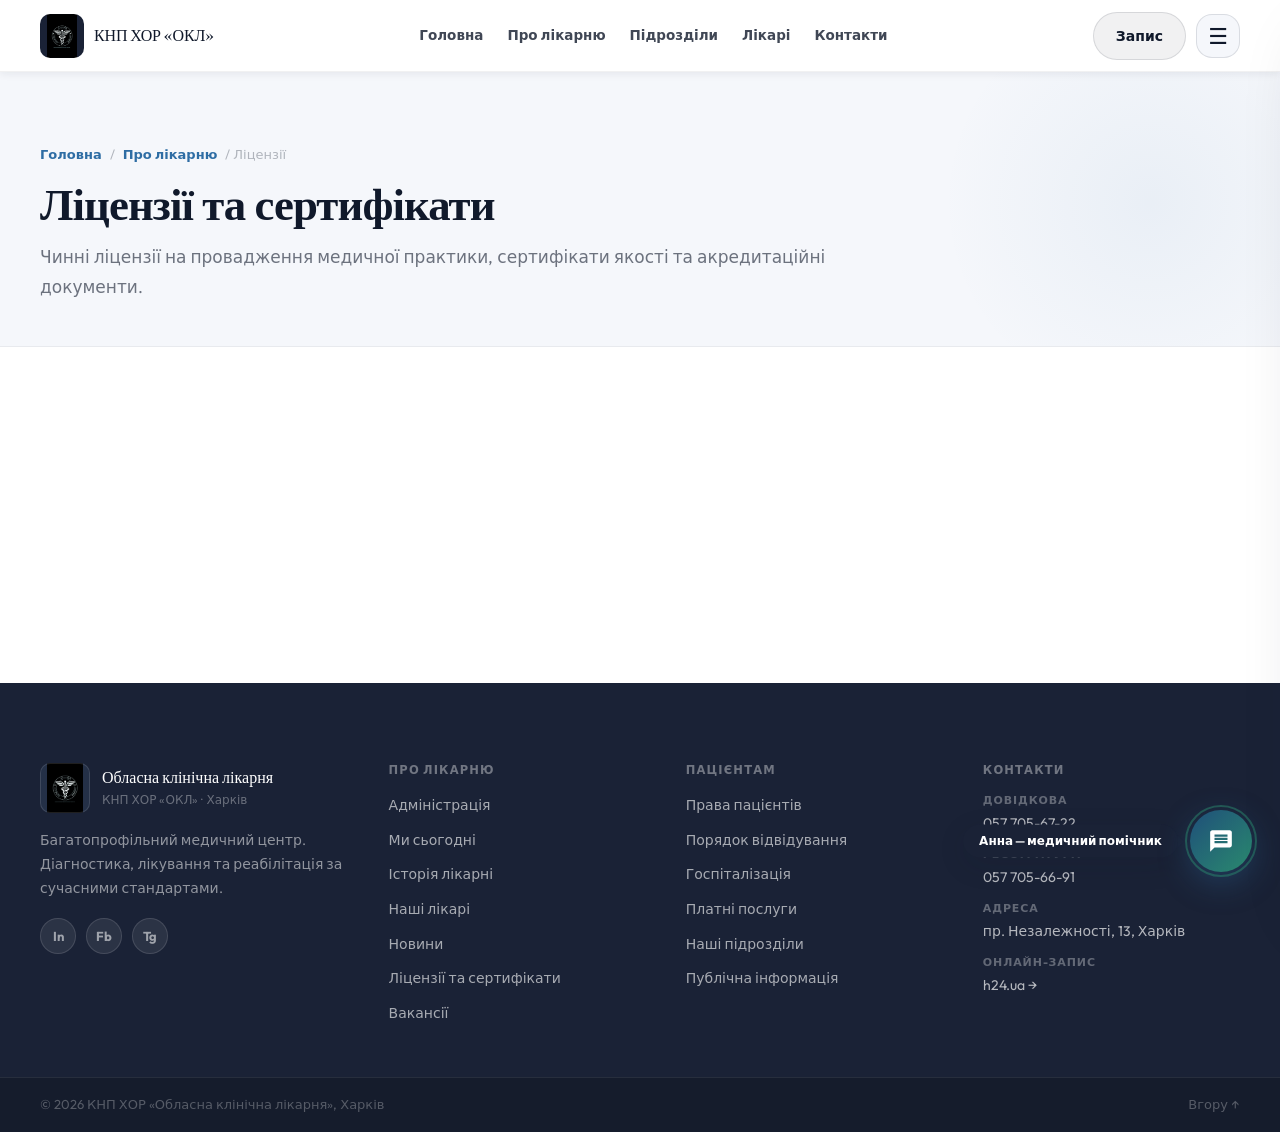
<file: licenses.html>
<!doctype html>
<html lang="uk">
<head>
  <meta charset="utf-8">
  <meta name="viewport" content="width=device-width,initial-scale=1">
  <title>Ліцензії — ОКЛ Харків</title>
  <link rel="preconnect" href="https://fonts.googleapis.com">
  <link rel="preconnect" href="https://fonts.gstatic.com" crossorigin>
  <link href="https://fonts.googleapis.com/css2?family=DM+Serif+Display:ital@0;1&family=Outfit:wght@300;400;500;600;700;800&display=swap" rel="stylesheet">
  <link rel="stylesheet" href="styles.css">
</head>
<body>
  <header class="siteHeader" id="siteHeader">
    <div class="container siteHeader__inner">
      <a class="siteBrand" href="index.html">
        <div class="siteBrand__logo"></div>
        <div class="siteBrand__text">КНП ХОР «ОКЛ»</div>
      </a>
      <nav class="topNav" aria-label="Головне меню">
        <a href="index.html">Головна</a>
        <a href="about.html">Про лікарню</a>
        <a href="departments.html">Підрозділи</a>
        <a href="doctors.html">Лікарі</a>
        <a href="contacts.html">Контакти</a>
      </nav>
      <div class="siteHeader__actions">
        <a class="btn btn--ghost" href="https://h24.ua/organizacia/7856-knp-hor-okl" target="_blank" rel="noopener">Запис</a>
        <button class="navBtn" id="navBtn" aria-label="Відкрити меню"><span class="navBtn__icon">☰</span></button>
      </div>
    </div>
  </header>


  <div class="navOverlay" id="navOverlay"></div>
  <aside class="navDrawer" id="navDrawer" aria-hidden="true">
    <div class="navDrawer__top">
      <div class="navDrawer__title">
        <div class="navDrawer__logo"></div>
        <div><div class="navDrawer__name">КНП ХОР «ОКЛ»</div><div class="navDrawer__sub">Харків · Незалежності, 13</div></div>
      </div>
      <button class="navClose" id="navClose" aria-label="Закрити">✕</button>
    </div>
    <div class="navDrawer__search"><input id="navSearch" type="search" placeholder="Пошук по сайту…" autocomplete="off"></div>
    <div class="navQuick" id="navQuick"></div>
    <nav class="navList" id="navList"></nav>
    <div class="navDrawer__bottom"><div class="navHint">Esc — закрити · клік по фону — закрити</div></div>
  </aside>
  <main id="top">
    <section class="page-hero">
      <div class="container">
        <div class="breadcrumbs"><a href="index.html">Головна</a> / <a href="about.html">Про лікарню</a> / Ліцензії</div>
        <h1 class="page-hero__title">Ліцензії та сертифікати</h1>
        <p class="page-hero__lead">Чинні ліцензії на провадження медичної практики, сертифікати якості та акредитаційні документи.</p>
      </div>
    </section>
    <section class="section">
      <div class="container">
        <div class="section-grid">
          <div class="info-card reveal"><h3>🏥 Ліцензія МОЗ</h3><p>Ліцензія на провадження господарської діяльності з медичної практики. Усі профілі допомоги ліцензовані відповідно до чинного законодавства.</p></div>
          <div class="info-card reveal"><h3>✅ Акредитація</h3><p>Заклад пройшов акредитацію відповідно до стандартів якості медичної допомоги. Категорія — вища.</p></div>
          <div class="info-card reveal"><h3>🤝 Партнерства</h3><p>Співпраця з провідними університетами та науково-дослідними установами України та Європи.</p></div>
        </div>
      </div>
    </section>
  </main>
  <!-- ═══ FOOTER ════════════════════════════════════════ -->
  <footer class="site-footer">
    <div class="container">
      <div class="footer__inner">
        <div class="footer__brand">
          <div class="footer__logo-wrap">
            <div class="footer__logo-img"></div>
            <div>
              <div class="footer__brand-name">Обласна клінічна лікарня</div>
              <div class="footer__brand-sub">КНП ХОР «ОКЛ» · Харків</div>
            </div>
          </div>
          <p class="footer__desc">Багатопрофільний медичний центр. Діагностика, лікування та реабілітація за сучасними стандартами.</p>
          <div class="footer__socials">
            <a class="footer__social" href="https://www.instagram.com/okl_kharkiv/" target="_blank" rel="noopener" aria-label="Instagram">In</a>
            <a class="footer__social" href="#" aria-label="Facebook">Fb</a>
            <a class="footer__social" href="#" aria-label="Telegram">Tg</a>
          </div>
        </div>
        <div class="footer__col">
          <h4>Про лікарню</h4>
          <ul>
            <li><a href="about.html#administration">Адміністрація</a></li>
            <li><a href="about.html#today">Ми сьогодні</a></li>
            <li><a href="about.html#history">Історія лікарні</a></li>
            <li><a href="doctors.html">Наші лікарі</a></li>
            <li><a href="news.html">Новини</a></li>
            <li><a href="licenses.html">Ліцензії та сертифікати</a></li>
            <li><a href="vacancies.html">Вакансії</a></li>
          </ul>
        </div>
        <div class="footer__col">
          <h4>Пацієнтам</h4>
          <ul>
            <li><a href="patients.html#rights">Права пацієнтів</a></li>
            <li><a href="patients.html#visits">Порядок відвідування</a></li>
            <li><a href="patients.html#hospitalization">Госпіталізація</a></li>
            <li><a href="patients.html#paid">Платні послуги</a></li>
            <li><a href="departments.html">Наші підрозділи</a></li>
            <li><a href="public.html">Публічна інформація</a></li>
          </ul>
        </div>
        <div class="footer__col">
          <h4>Контакти</h4>
          <div class="footer__contact-item">
            <span class="label">Довідкова</span>
            <a href="tel:+380577056722">057 705-67-22</a>
          </div>
          <div class="footer__contact-item">
            <span class="label">Реєстратура</span>
            <a href="tel:+380577056691">057 705-66-91</a>
          </div>
          <div class="footer__contact-item">
            <span class="label">Адреса</span>
            <span>пр. Незалежності, 13, Харків</span>
          </div>
          <div class="footer__contact-item">
            <span class="label">Онлайн-запис</span>
            <a href="https://h24.ua/organizacia/7856-knp-hor-okl" target="_blank" rel="noopener">h24.ua →</a>
          </div>
        </div>
      </div>
    </div>
    <div class="footer__bottom">
      <div class="container footer__bottom-inner">
        <span>© 2026 КНП ХОР «Обласна клінічна лікарня», Харків</span>
        <a href="#top">Вгору ↑</a>
      </div>
    </div>
  </footer>
  <!-- SITE SEARCH -->
  <div class="siteSearch" id="siteSearch" aria-hidden="true">
    <div class="siteSearch__overlay" id="searchOverlay"></div>
    <div class="siteSearch__panel" role="dialog" aria-modal="true">
      <div class="siteSearch__head">
        <h3>Пошук по сайту</h3>
        <button class="siteSearch__close" id="searchClose">✕</button>
      </div>
      <input class="siteSearch__input" id="siteSearchInput" type="search" placeholder="Введіть прізвище лікаря або відділення">
      <div class="siteSearch__meta" id="siteSearchMeta">Почніть вводити запит для пошуку</div>
      <div class="siteSearch__results" id="siteSearchResults"></div>
    </div>
  </div>

  <button id="scroll-top" class="scrollTop" aria-label="Вгору">↑</button>

  <!-- AI CONSULTANT -->
  <div id="ai-trigger">
    <div class="ai-badge">Анна — медичний помічник</div>
    <button id="ai-open-btn" class="ai-fab" aria-label="Відкрити ІІ-консультанта">
      <div class="ai-ring"></div>
      <svg viewBox="0 0 24 24"><path d="M20 2H4c-1.1 0-2 .9-2 2v18l4-4h14c1.1 0 2-.9 2-2V4c0-1.1-.9-2-2-2zm-2 12H6v-2h12v2zm0-3H6V9h12v2zm0-3H6V6h12v2z"/></svg>
    </button>
  </div>
  <div id="ai-panel">
    <div class="ai-hdr">
      <div class="ai-av">А</div>
      <div class="ai-hdr-txt"><strong>Анна — медичний помічник</strong><span><span class="ai-dot"></span>Онлайн · КНП ХОР «ОКЛ»</span></div>
      <button id="ai-close-btn" class="ai-x">✕</button>
    </div>
    <div class="ai-warn">Анна <strong>не ставить діагнозів</strong> і <strong>не призначає лікування</strong> — тільки допомагає знайти потрібного лікаря.</div>
    <div class="ai-msgs" id="ai-messages">
      <div class="msg bot"><div class="msg-av">А</div><div class="bubble">Вітаю! Я Анна — медичний помічник Обласної клінічної лікарні.<br><br>Опишіть симптоми або запитання — підкажу, до якого лікаря звернутися та як записатися. Я <strong>не ставлю діагнозів</strong>.</div></div>
    </div>
    <div class="chips-area" id="ai-chips">
      <span class="chip ai-chip">Болить серце</span>
      <span class="chip ai-chip">Проблеми зі зором</span>
      <span class="chip ai-chip">Болить голова / спина</span>
      <span class="chip ai-chip">Як записатися?</span>
      <span class="chip ai-chip">Вагітність / гінекологія</span>
      <span class="chip ai-chip">Цукровий діабет</span>
    </div>
    <div class="ai-foot">
      <textarea id="ai-input" placeholder="Введіть запитання..." rows="1"></textarea>
      <button id="ai-send-btn" class="ai-send" aria-label="Надіслати"><svg viewBox="0 0 24 24"><path d="M2.01 21L23 12 2.01 3 2 10l15 2-15 2z"/></svg></button>
    </div>
  </div>

  <script>window.OKL_GEMINI_KEY = 'AIzaSyBwZyMdbLwxuVOJ70mFvQMbsR4wPqFa97o';</script>
  <script src="script.js"></script>
</body>
</html>
</file>
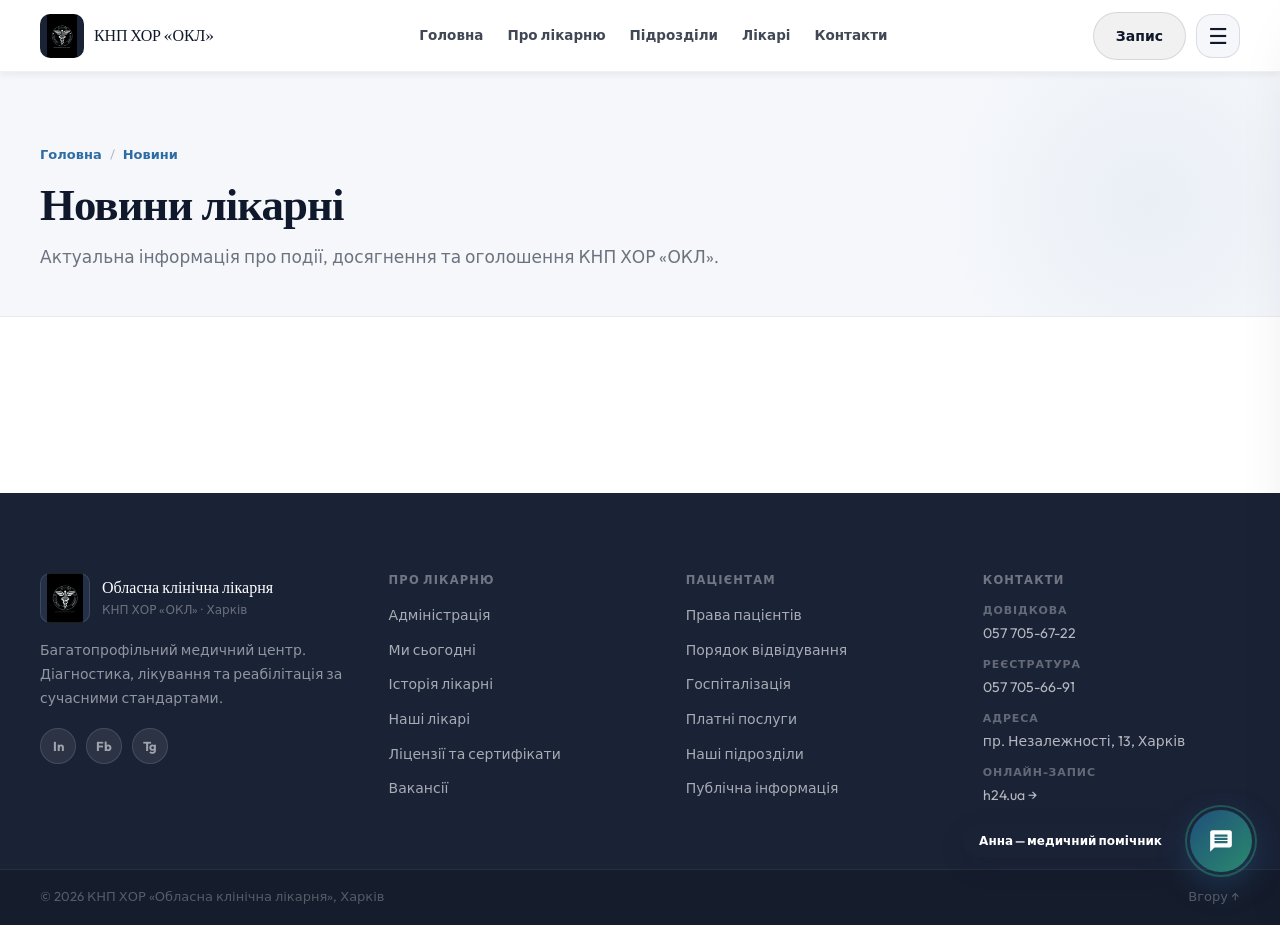
<file: news.html>
<!doctype html>
<html lang="uk">
<head>
  <meta charset="utf-8">
  <meta name="viewport" content="width=device-width,initial-scale=1">
  <title>Новини — ОКЛ Харків</title>
  <link rel="preconnect" href="https://fonts.googleapis.com">
  <link rel="preconnect" href="https://fonts.gstatic.com" crossorigin>
  <link href="https://fonts.googleapis.com/css2?family=DM+Serif+Display:ital@0;1&family=Outfit:wght@300;400;500;600;700;800&display=swap" rel="stylesheet">
  <link rel="stylesheet" href="styles.css">
</head>
<body>
  <header class="siteHeader" id="siteHeader">
    <div class="container siteHeader__inner">
      <a class="siteBrand" href="index.html">
        <div class="siteBrand__logo"></div>
        <div class="siteBrand__text">КНП ХОР «ОКЛ»</div>
      </a>
      <nav class="topNav" aria-label="Головне меню">
        <a href="index.html">Головна</a>
        <a href="about.html">Про лікарню</a>
        <a href="departments.html">Підрозділи</a>
        <a href="doctors.html">Лікарі</a>
        <a href="contacts.html">Контакти</a>
      </nav>
      <div class="siteHeader__actions">
        <a class="btn btn--ghost" href="https://h24.ua/organizacia/7856-knp-hor-okl" target="_blank" rel="noopener">Запис</a>
        <button class="navBtn" id="navBtn" aria-label="Відкрити меню"><span class="navBtn__icon">☰</span></button>
      </div>
    </div>
  </header>


  <div class="navOverlay" id="navOverlay"></div>
  <aside class="navDrawer" id="navDrawer" aria-hidden="true">
    <div class="navDrawer__top">
      <div class="navDrawer__title">
        <div class="navDrawer__logo"></div>
        <div><div class="navDrawer__name">КНП ХОР «ОКЛ»</div><div class="navDrawer__sub">Харків · Незалежності, 13</div></div>
      </div>
      <button class="navClose" id="navClose" aria-label="Закрити">✕</button>
    </div>
    <div class="navDrawer__search"><input id="navSearch" type="search" placeholder="Пошук по сайту…" autocomplete="off"></div>
    <div class="navQuick" id="navQuick"></div>
    <nav class="navList" id="navList"></nav>
    <div class="navDrawer__bottom"><div class="navHint">Esc — закрити · клік по фону — закрити</div></div>
  </aside>

  <main id="top">
    <section class="page-hero">
      <div class="container">
        <div class="breadcrumbs" id="breadcrumbs">
          <a href="index.html">Головна</a> / <a href="news.html">Новини</a>
        </div>
        <h1 class="page-hero__title" id="page-title">Новини лікарні</h1>
        <p class="page-hero__lead" id="page-lead">Актуальна інформація про події, досягнення та оголошення КНП ХОР «ОКЛ».</p>
      </div>
    </section>

    <section class="section">
      <div class="container">
        <!-- Стаття (показується при ?id=N) -->
        <div id="news-article" style="display:none;max-width:760px"></div>
        <!-- Список новин -->
        <div id="news-list" class="newsList"></div>
      </div>
    </section>
  </main>

  <!-- FOOTER -->
  <footer class="site-footer">
    <div class="container">
      <div class="footer__inner">
        <div class="footer__brand">
          <div class="footer__logo-wrap">
            <div class="footer__logo-img"></div>
            <div>
              <div class="footer__brand-name">Обласна клінічна лікарня</div>
              <div class="footer__brand-sub">КНП ХОР «ОКЛ» · Харків</div>
            </div>
          </div>
          <p class="footer__desc">Багатопрофільний медичний центр. Діагностика, лікування та реабілітація за сучасними стандартами.</p>
          <div class="footer__socials">
            <a class="footer__social" href="https://www.instagram.com/okl_kharkiv/" target="_blank" rel="noopener" aria-label="Instagram">In</a>
            <a class="footer__social" href="#" aria-label="Facebook">Fb</a>
            <a class="footer__social" href="#" aria-label="Telegram">Tg</a>
          </div>
        </div>
        <div class="footer__col">
          <h4>Про лікарню</h4>
          <ul>
            <li><a href="about.html#administration">Адміністрація</a></li>
            <li><a href="about.html#today">Ми сьогодні</a></li>
            <li><a href="about.html#history">Історія лікарні</a></li>
            <li><a href="doctors.html">Наші лікарі</a></li>
            <li><a href="licenses.html">Ліцензії та сертифікати</a></li>
            <li><a href="vacancies.html">Вакансії</a></li>
          </ul>
        </div>
        <div class="footer__col">
          <h4>Пацієнтам</h4>
          <ul>
            <li><a href="patients.html#rights">Права пацієнтів</a></li>
            <li><a href="patients.html#visits">Порядок відвідування</a></li>
            <li><a href="patients.html#hospitalization">Госпіталізація</a></li>
            <li><a href="patients.html#paid">Платні послуги</a></li>
            <li><a href="departments.html">Наші підрозділи</a></li>
            <li><a href="public.html">Публічна інформація</a></li>
          </ul>
        </div>
        <div class="footer__col">
          <h4>Контакти</h4>
          <div class="footer__contact-item">
            <span class="label">Довідкова</span>
            <a href="tel:+380577056722">057 705-67-22</a>
          </div>
          <div class="footer__contact-item">
            <span class="label">Реєстратура</span>
            <a href="tel:+380577056691">057 705-66-91</a>
          </div>
          <div class="footer__contact-item">
            <span class="label">Адреса</span>
            <span>пр. Незалежності, 13, Харків</span>
          </div>
          <div class="footer__contact-item">
            <span class="label">Онлайн-запис</span>
            <a href="https://h24.ua/organizacia/7856-knp-hor-okl" target="_blank" rel="noopener">h24.ua →</a>
          </div>
        </div>
      </div>
    </div>
    <div class="footer__bottom">
      <div class="container footer__bottom-inner">
        <span>© 2026 КНП ХОР «Обласна клінічна лікарня», Харків</span>
        <a href="#top">Вгору ↑</a>
      </div>
    </div>
  </footer>

  <!-- SITE SEARCH -->
  <div class="siteSearch" id="siteSearch" aria-hidden="true">
    <div class="siteSearch__overlay" id="searchOverlay"></div>
    <div class="siteSearch__panel" role="dialog" aria-modal="true">
      <div class="siteSearch__head">
        <h3>Пошук по сайту</h3>
        <button class="siteSearch__close" id="searchClose">✕</button>
      </div>
      <input class="siteSearch__input" id="siteSearchInput" type="search" placeholder="Введіть прізвище лікаря або відділення">
      <div class="siteSearch__meta" id="siteSearchMeta">Почніть вводити запит для пошуку</div>
      <div class="siteSearch__results" id="siteSearchResults"></div>
    </div>
  </div>

  <button id="scroll-top" class="scrollTop" aria-label="Вгору">↑</button>

  <!-- AI CONSULTANT -->
  <div id="ai-trigger">
    <div class="ai-badge">Анна — медичний помічник</div>
    <button id="ai-open-btn" class="ai-fab" aria-label="Відкрити ІІ-консультанта">
      <div class="ai-ring"></div>
      <svg viewBox="0 0 24 24"><path d="M20 2H4c-1.1 0-2 .9-2 2v18l4-4h14c1.1 0 2-.9 2-2V4c0-1.1-.9-2-2-2zm-2 12H6v-2h12v2zm0-3H6V9h12v2zm0-3H6V6h12v2z"/></svg>
    </button>
  </div>
  <div id="ai-panel">
    <div class="ai-hdr">
      <div class="ai-av">А</div>
      <div class="ai-hdr-txt"><strong>Анна — медичний помічник</strong><span><span class="ai-dot"></span>Онлайн · КНП ХОР «ОКЛ»</span></div>
      <button id="ai-close-btn" class="ai-x">✕</button>
    </div>
    <div class="ai-warn">Анна <strong>не ставить діагнозів</strong> і <strong>не призначає лікування</strong> — тільки допомагає знайти потрібного лікаря.</div>
    <div class="ai-msgs" id="ai-messages">
      <div class="msg bot"><div class="msg-av">А</div><div class="bubble">Вітаю! Я Анна — медичний помічник Обласної клінічної лікарні.<br><br>Опишіть симптоми або запитання — підкажу, до якого лікаря звернутися та як записатися. Я <strong>не ставлю діагнозів</strong>.</div></div>
    </div>
    <div class="chips-area" id="ai-chips">
      <span class="chip ai-chip">Болить серце</span>
      <span class="chip ai-chip">Проблеми зі зором</span>
      <span class="chip ai-chip">Болить голова / спина</span>
      <span class="chip ai-chip">Як записатися?</span>
      <span class="chip ai-chip">Вагітність / гінекологія</span>
      <span class="chip ai-chip">Цукровий діабет</span>
    </div>
    <div class="ai-foot">
      <textarea id="ai-input" placeholder="Введіть запитання..." rows="1"></textarea>
      <button id="ai-send-btn" class="ai-send" aria-label="Надіслати"><svg viewBox="0 0 24 24"><path d="M2.01 21L23 12 2.01 3 2 10l15 2-15 2z"/></svg></button>
    </div>
  </div>

  <script>window.OKL_GEMINI_KEY = 'AIzaSyBwZyMdbLwxuVOJ70mFvQMbsR4wPqFa97o';</script>
  <script src="script.js"></script>
</body>
</html>
</file>
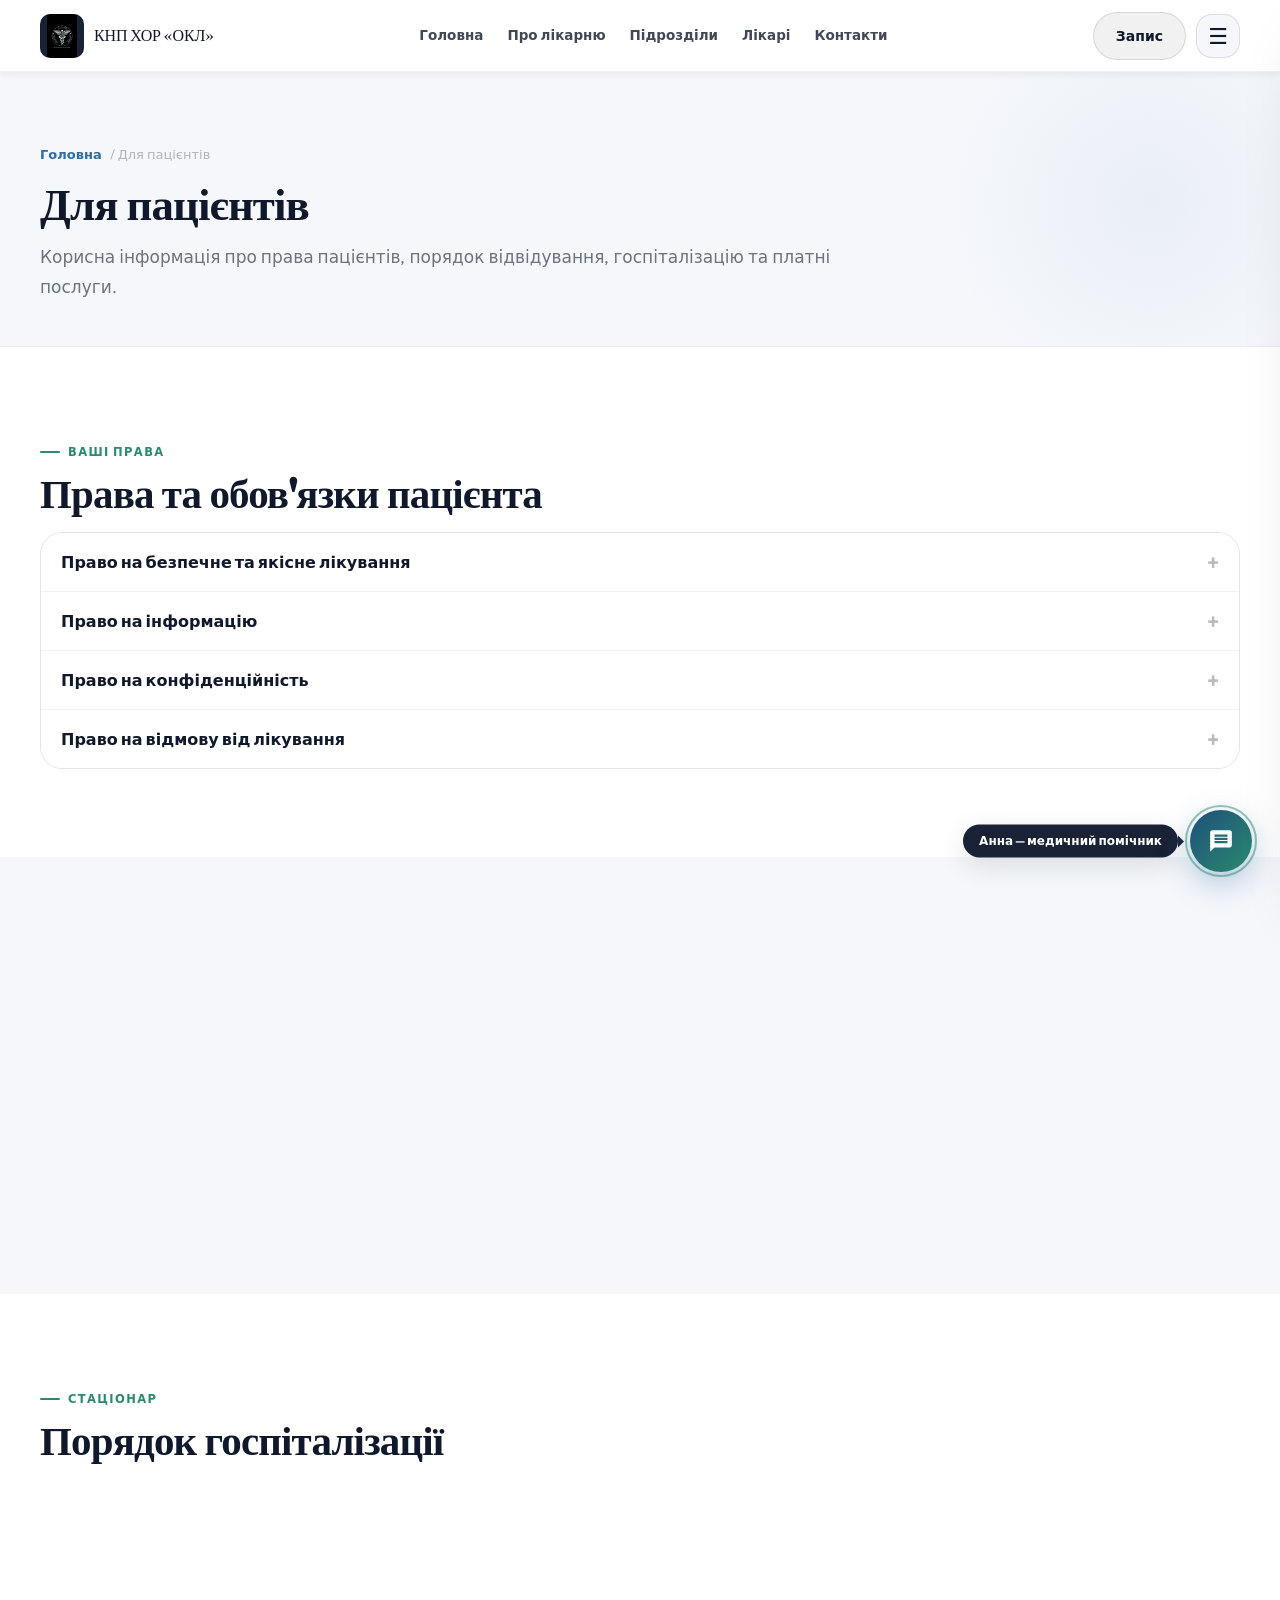
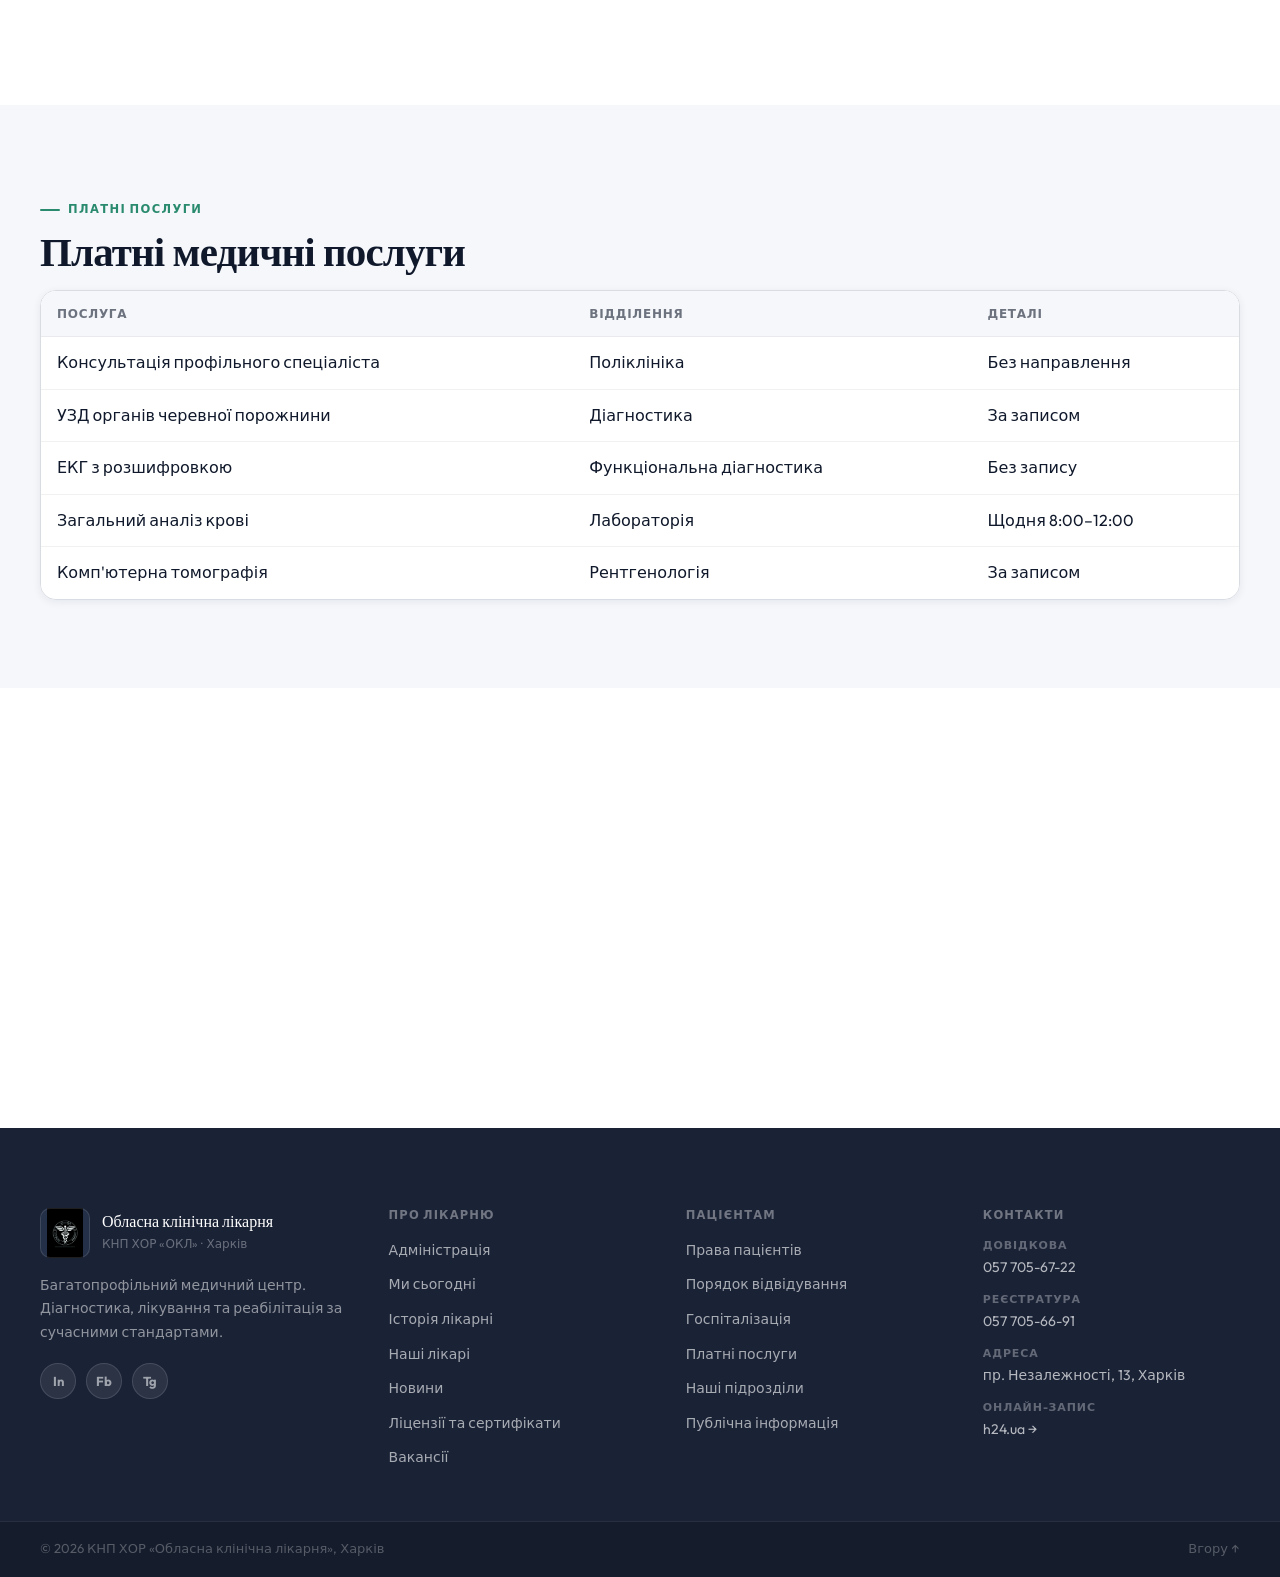
<file: patients.html>
<!doctype html>
<html lang="uk">
<head>
  <meta charset="utf-8">
  <meta name="viewport" content="width=device-width,initial-scale=1">
  <title>Для пацієнтів — ОКЛ Харків</title>
  <link rel="preconnect" href="https://fonts.googleapis.com">
  <link rel="preconnect" href="https://fonts.gstatic.com" crossorigin>
  <link href="https://fonts.googleapis.com/css2?family=DM+Serif+Display:ital@0;1&family=Outfit:wght@300;400;500;600;700;800&display=swap" rel="stylesheet">
  <link rel="stylesheet" href="styles.css">
</head>
<body>
  <header class="siteHeader" id="siteHeader">
    <div class="container siteHeader__inner">
      <a class="siteBrand" href="index.html">
        <div class="siteBrand__logo"></div>
        <div class="siteBrand__text">КНП ХОР «ОКЛ»</div>
      </a>
      <nav class="topNav" aria-label="Головне меню">
        <a href="index.html">Головна</a>
        <a href="about.html">Про лікарню</a>
        <a href="departments.html">Підрозділи</a>
        <a href="doctors.html">Лікарі</a>
        <a href="contacts.html">Контакти</a>
      </nav>
      <div class="siteHeader__actions">
        <a class="btn btn--ghost" href="https://h24.ua/organizacia/7856-knp-hor-okl" target="_blank" rel="noopener">Запис</a>
        <button class="navBtn" id="navBtn" aria-label="Відкрити меню"><span class="navBtn__icon">☰</span></button>
      </div>
    </div>
  </header>


  <div class="navOverlay" id="navOverlay"></div>
  <aside class="navDrawer" id="navDrawer" aria-hidden="true">
    <div class="navDrawer__top">
      <div class="navDrawer__title">
        <div class="navDrawer__logo"></div>
        <div><div class="navDrawer__name">КНП ХОР «ОКЛ»</div><div class="navDrawer__sub">Харків · Незалежності, 13</div></div>
      </div>
      <button class="navClose" id="navClose" aria-label="Закрити">✕</button>
    </div>
    <div class="navDrawer__search"><input id="navSearch" type="search" placeholder="Пошук по сайту…" autocomplete="off"></div>
    <div class="navQuick" id="navQuick"></div>
    <nav class="navList" id="navList"></nav>
    <div class="navDrawer__bottom"><div class="navHint">Esc — закрити · клік по фону — закрити</div></div>
  </aside>
  <main id="top">
    <section class="page-hero">
      <div class="container">
        <div class="breadcrumbs"><a href="index.html">Головна</a> / Для пацієнтів</div>
        <h1 class="page-hero__title">Для пацієнтів</h1>
        <p class="page-hero__lead">Корисна інформація про права пацієнтів, порядок відвідування, госпіталізацію та платні послуги.</p>
      </div>
    </section>

    <section class="section" id="rights">
      <div class="container">
        <div class="section__kicker">Ваші права</div>
        <h2 class="section__title">Права та обов'язки пацієнта</h2>
        <div class="accordion">
          <div class="accordion__item">
            <button class="accordion__trigger">Право на безпечне та якісне лікування<span class="accordion__icon">+</span></button>
            <div class="accordion__body">Кожен пацієнт має право на медичну допомогу належної якості, що відповідає стандартам і протоколам надання медичної допомоги.</div>
          </div>
          <div class="accordion__item">
            <button class="accordion__trigger">Право на інформацію<span class="accordion__icon">+</span></button>
            <div class="accordion__body">Пацієнт має право отримати вичерпну інформацію про свій стан здоров'я, методи лікування, можливі ризики та альтернативи.</div>
          </div>
          <div class="accordion__item">
            <button class="accordion__trigger">Право на конфіденційність<span class="accordion__icon">+</span></button>
            <div class="accordion__body">Медична інформація є конфіденційною. Лікарська таємниця охороняється законом.</div>
          </div>
          <div class="accordion__item">
            <button class="accordion__trigger">Право на відмову від лікування<span class="accordion__icon">+</span></button>
            <div class="accordion__body">Пацієнт має право відмовитись від запропонованого лікування або медичного втручання, за виключенням випадків, передбачених законодавством.</div>
          </div>
        </div>
      </div>
    </section>

    <section class="section section--surface" id="visits">
      <div class="container split">
        <div class="reveal">
          <div class="section__kicker">Відвідування</div>
          <h2 class="section__title">Порядок відвідування пацієнтів</h2>
          <ul class="list-check">
            <li>Відвідування дозволено щоденно з 15:00 до 19:00</li>
            <li>Не більше двох відвідувачів одночасно</li>
            <li>Діти до 14 років — лише з дорослими</li>
            <li>Дотримання тиші та санітарних норм обов'язкове</li>
            <li>Вхід без верхнього одягу, у змінному взутті</li>
          </ul>
        </div>
        <div class="info-card reveal">
          <h3>Передача речей та їжі</h3>
          <p>Передачу продуктів харчування та особистих речей можна здійснити через чергову медичну сестру відділення у встановлений час.</p>
        </div>
      </div>
    </section>

    <section class="section" id="hospitalization">
      <div class="container">
        <div class="section__kicker">Стаціонар</div>
        <h2 class="section__title">Порядок госпіталізації</h2>
        <div class="section-grid">
          <div class="info-card reveal">
            <h3>🚑 Екстрена</h3>
            <p>Цілодобово через приймальне відділення. За направленням швидкої допомоги або самозвернення.</p>
          </div>
          <div class="info-card reveal">
            <h3>📋 Планова</h3>
            <p>За направленням лікаря та попередньою консультацією. Попереднє обстеження.</p>
          </div>
          <div class="info-card reveal">
            <h3>📄 Необхідні документи</h3>
            <p>Паспорт або свідоцтво про народження, декларація з сімейним лікарем, направлення.</p>
          </div>
        </div>
      </div>
    </section>

    <section class="section section--surface" id="paid">
      <div class="container">
        <div class="section__kicker">Платні послуги</div>
        <h2 class="section__title">Платні медичні послуги</h2>
        <div class="table-wrap">
          <table class="table">
            <thead>
              <tr><th>Послуга</th><th>Відділення</th><th>Деталі</th></tr>
            </thead>
            <tbody>
              <tr><td>Консультація профільного спеціаліста</td><td>Поліклініка</td><td>Без направлення</td></tr>
              <tr><td>УЗД органів черевної порожнини</td><td>Діагностика</td><td>За записом</td></tr>
              <tr><td>ЕКГ з розшифровкою</td><td>Функціональна діагностика</td><td>Без запису</td></tr>
              <tr><td>Загальний аналіз крові</td><td>Лабораторія</td><td>Щодня 8:00–12:00</td></tr>
              <tr><td>Комп'ютерна томографія</td><td>Рентгенологія</td><td>За записом</td></tr>
            </tbody>
          </table>
        </div>
      </div>
    </section>

    <section class="section" id="citizens">
      <div class="container split">
        <div class="reveal">
          <div class="section__kicker">Керівництво</div>
          <h2 class="section__title">Прийом громадян</h2>
          <p style="color:var(--ink-60);line-height:1.75;">Головний лікар та адміністрація ведуть особистий прийом громадян за попередньою реєстрацією.</p>
          <ul class="list-check" style="margin-top:16px;">
            <li>Вівторок та четвер: 14:00–17:00</li>
            <li>Попередній запис: 057 705-67-22</li>
            <li>Письмові звернення: kanc@okl.kharkov.ua</li>
          </ul>
        </div>
        <div class="info-card reveal">
          <h3>Гаряча лінія</h3>
          <p>Для скарг та пропозицій: <strong><a href="tel:+380577056722">057 705-67-22</a></strong><br>Цілодобово.</p>
        </div>
      </div>
    </section>
  </main>
  <!-- ═══ FOOTER ════════════════════════════════════════ -->
  <footer class="site-footer">
    <div class="container">
      <div class="footer__inner">
        <div class="footer__brand">
          <div class="footer__logo-wrap">
            <div class="footer__logo-img"></div>
            <div>
              <div class="footer__brand-name">Обласна клінічна лікарня</div>
              <div class="footer__brand-sub">КНП ХОР «ОКЛ» · Харків</div>
            </div>
          </div>
          <p class="footer__desc">Багатопрофільний медичний центр. Діагностика, лікування та реабілітація за сучасними стандартами.</p>
          <div class="footer__socials">
            <a class="footer__social" href="https://www.instagram.com/okl_kharkiv/" target="_blank" rel="noopener" aria-label="Instagram">In</a>
            <a class="footer__social" href="#" aria-label="Facebook">Fb</a>
            <a class="footer__social" href="#" aria-label="Telegram">Tg</a>
          </div>
        </div>
        <div class="footer__col">
          <h4>Про лікарню</h4>
          <ul>
            <li><a href="about.html#administration">Адміністрація</a></li>
            <li><a href="about.html#today">Ми сьогодні</a></li>
            <li><a href="about.html#history">Історія лікарні</a></li>
            <li><a href="doctors.html">Наші лікарі</a></li>
            <li><a href="news.html">Новини</a></li>
            <li><a href="licenses.html">Ліцензії та сертифікати</a></li>
            <li><a href="vacancies.html">Вакансії</a></li>
          </ul>
        </div>
        <div class="footer__col">
          <h4>Пацієнтам</h4>
          <ul>
            <li><a href="patients.html#rights">Права пацієнтів</a></li>
            <li><a href="patients.html#visits">Порядок відвідування</a></li>
            <li><a href="patients.html#hospitalization">Госпіталізація</a></li>
            <li><a href="patients.html#paid">Платні послуги</a></li>
            <li><a href="departments.html">Наші підрозділи</a></li>
            <li><a href="public.html">Публічна інформація</a></li>
          </ul>
        </div>
        <div class="footer__col">
          <h4>Контакти</h4>
          <div class="footer__contact-item">
            <span class="label">Довідкова</span>
            <a href="tel:+380577056722">057 705-67-22</a>
          </div>
          <div class="footer__contact-item">
            <span class="label">Реєстратура</span>
            <a href="tel:+380577056691">057 705-66-91</a>
          </div>
          <div class="footer__contact-item">
            <span class="label">Адреса</span>
            <span>пр. Незалежності, 13, Харків</span>
          </div>
          <div class="footer__contact-item">
            <span class="label">Онлайн-запис</span>
            <a href="https://h24.ua/organizacia/7856-knp-hor-okl" target="_blank" rel="noopener">h24.ua →</a>
          </div>
        </div>
      </div>
    </div>
    <div class="footer__bottom">
      <div class="container footer__bottom-inner">
        <span>© 2026 КНП ХОР «Обласна клінічна лікарня», Харків</span>
        <a href="#top">Вгору ↑</a>
      </div>
    </div>
  </footer>
  <!-- SITE SEARCH -->
  <div class="siteSearch" id="siteSearch" aria-hidden="true">
    <div class="siteSearch__overlay" id="searchOverlay"></div>
    <div class="siteSearch__panel" role="dialog" aria-modal="true">
      <div class="siteSearch__head">
        <h3>Пошук по сайту</h3>
        <button class="siteSearch__close" id="searchClose">✕</button>
      </div>
      <input class="siteSearch__input" id="siteSearchInput" type="search" placeholder="Введіть прізвище лікаря або відділення">
      <div class="siteSearch__meta" id="siteSearchMeta">Почніть вводити запит для пошуку</div>
      <div class="siteSearch__results" id="siteSearchResults"></div>
    </div>
  </div>

  <button id="scroll-top" class="scrollTop" aria-label="Вгору">↑</button>

  <!-- AI CONSULTANT -->
  <div id="ai-trigger">
    <div class="ai-badge">Анна — медичний помічник</div>
    <button id="ai-open-btn" class="ai-fab" aria-label="Відкрити ІІ-консультанта">
      <div class="ai-ring"></div>
      <svg viewBox="0 0 24 24"><path d="M20 2H4c-1.1 0-2 .9-2 2v18l4-4h14c1.1 0 2-.9 2-2V4c0-1.1-.9-2-2-2zm-2 12H6v-2h12v2zm0-3H6V9h12v2zm0-3H6V6h12v2z"/></svg>
    </button>
  </div>
  <div id="ai-panel">
    <div class="ai-hdr">
      <div class="ai-av">А</div>
      <div class="ai-hdr-txt"><strong>Анна — медичний помічник</strong><span><span class="ai-dot"></span>Онлайн · КНП ХОР «ОКЛ»</span></div>
      <button id="ai-close-btn" class="ai-x">✕</button>
    </div>
    <div class="ai-warn">Анна <strong>не ставить діагнозів</strong> і <strong>не призначає лікування</strong> — тільки допомагає знайти потрібного лікаря.</div>
    <div class="ai-msgs" id="ai-messages">
      <div class="msg bot"><div class="msg-av">А</div><div class="bubble">Вітаю! Я Анна — медичний помічник Обласної клінічної лікарні.<br><br>Опишіть симптоми або запитання — підкажу, до якого лікаря звернутися та як записатися. Я <strong>не ставлю діагнозів</strong>.</div></div>
    </div>
    <div class="chips-area" id="ai-chips">
      <span class="chip ai-chip">Болить серце</span>
      <span class="chip ai-chip">Проблеми зі зором</span>
      <span class="chip ai-chip">Болить голова / спина</span>
      <span class="chip ai-chip">Як записатися?</span>
      <span class="chip ai-chip">Вагітність / гінекологія</span>
      <span class="chip ai-chip">Цукровий діабет</span>
    </div>
    <div class="ai-foot">
      <textarea id="ai-input" placeholder="Введіть запитання..." rows="1"></textarea>
      <button id="ai-send-btn" class="ai-send" aria-label="Надіслати"><svg viewBox="0 0 24 24"><path d="M2.01 21L23 12 2.01 3 2 10l15 2-15 2z"/></svg></button>
    </div>
  </div>

  <script>window.OKL_GEMINI_KEY = 'AIzaSyBwZyMdbLwxuVOJ70mFvQMbsR4wPqFa97o';</script>
  <script src="script.js"></script>
</body>
</html>
</file>
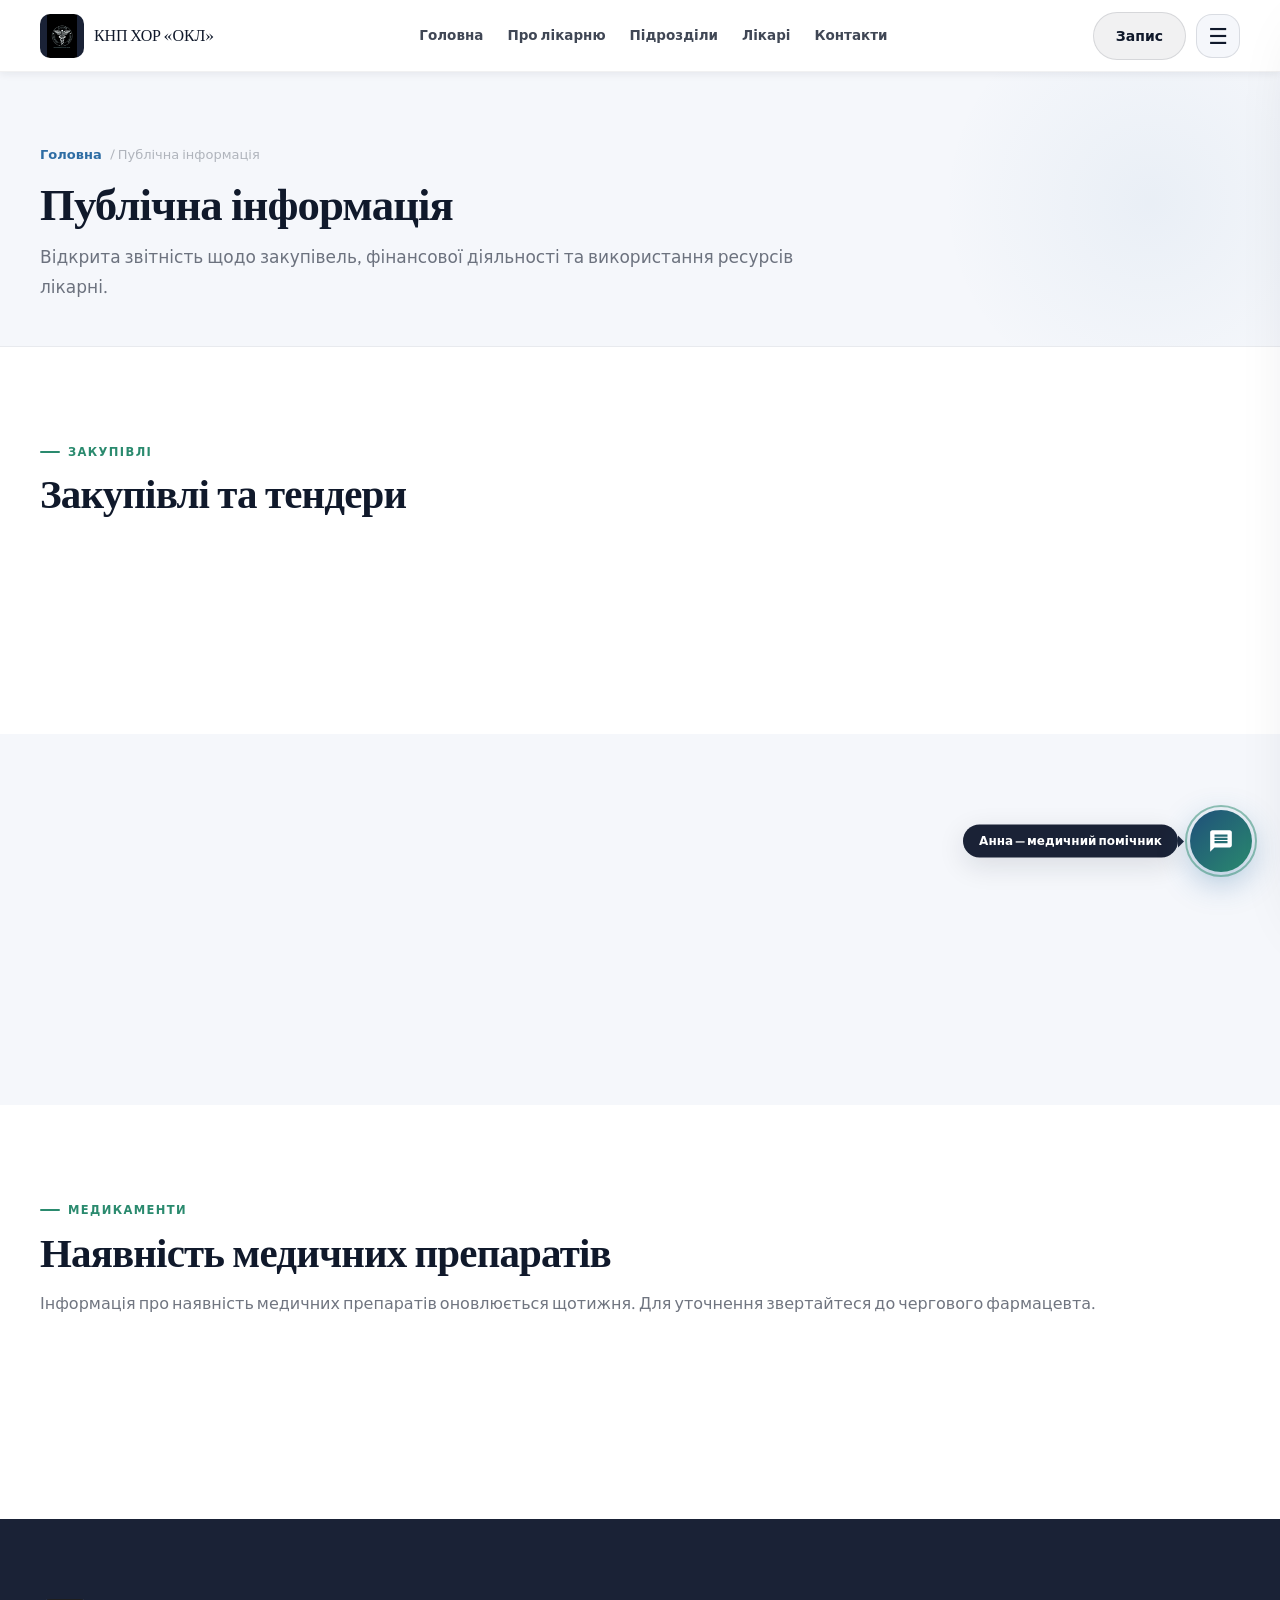
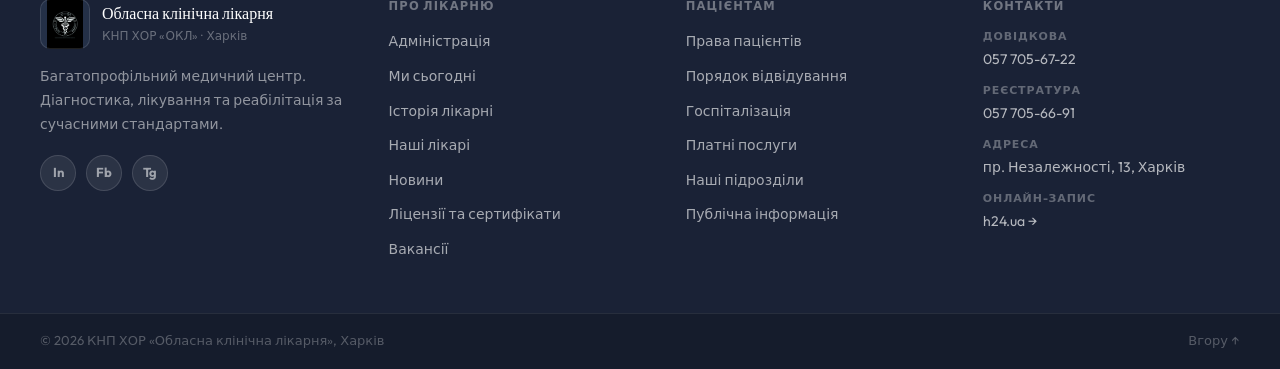
<file: public.html>
<!doctype html>
<html lang="uk">
<head>
  <meta charset="utf-8">
  <meta name="viewport" content="width=device-width,initial-scale=1">
  <title>Публічна інформація — ОКЛ Харків</title>
  <link rel="preconnect" href="https://fonts.googleapis.com">
  <link rel="preconnect" href="https://fonts.gstatic.com" crossorigin>
  <link href="https://fonts.googleapis.com/css2?family=DM+Serif+Display:ital@0;1&family=Outfit:wght@300;400;500;600;700;800&display=swap" rel="stylesheet">
  <link rel="stylesheet" href="styles.css">
</head>
<body>
  <header class="siteHeader" id="siteHeader">
    <div class="container siteHeader__inner">
      <a class="siteBrand" href="index.html">
        <div class="siteBrand__logo"></div>
        <div class="siteBrand__text">КНП ХОР «ОКЛ»</div>
      </a>
      <nav class="topNav" aria-label="Головне меню">
        <a href="index.html">Головна</a>
        <a href="about.html">Про лікарню</a>
        <a href="departments.html">Підрозділи</a>
        <a href="doctors.html">Лікарі</a>
        <a href="contacts.html">Контакти</a>
      </nav>
      <div class="siteHeader__actions">
        <a class="btn btn--ghost" href="https://h24.ua/organizacia/7856-knp-hor-okl" target="_blank" rel="noopener">Запис</a>
        <button class="navBtn" id="navBtn" aria-label="Відкрити меню"><span class="navBtn__icon">☰</span></button>
      </div>
    </div>
  </header>


  <div class="navOverlay" id="navOverlay"></div>
  <aside class="navDrawer" id="navDrawer" aria-hidden="true">
    <div class="navDrawer__top">
      <div class="navDrawer__title">
        <div class="navDrawer__logo"></div>
        <div><div class="navDrawer__name">КНП ХОР «ОКЛ»</div><div class="navDrawer__sub">Харків · Незалежності, 13</div></div>
      </div>
      <button class="navClose" id="navClose" aria-label="Закрити">✕</button>
    </div>
    <div class="navDrawer__search"><input id="navSearch" type="search" placeholder="Пошук по сайту…" autocomplete="off"></div>
    <div class="navQuick" id="navQuick"></div>
    <nav class="navList" id="navList"></nav>
    <div class="navDrawer__bottom"><div class="navHint">Esc — закрити · клік по фону — закрити</div></div>
  </aside>
  <main id="top">
    <section class="page-hero">
      <div class="container">
        <div class="breadcrumbs"><a href="index.html">Головна</a> / Публічна інформація</div>
        <h1 class="page-hero__title">Публічна інформація</h1>
        <p class="page-hero__lead">Відкрита звітність щодо закупівель, фінансової діяльності та використання ресурсів лікарні.</p>
      </div>
    </section>
    <section class="section" id="procurement">
      <div class="container">
        <div class="section__kicker">Закупівлі</div>
        <h2 class="section__title">Закупівлі та тендери</h2>
        <div class="section-grid">
          <div class="info-card reveal"><h3>Prozorro</h3><p>Усі закупівлі здійснюються через систему Prozorro відповідно до чинного законодавства.</p></div>
          <div class="info-card reveal"><h3>Звіти</h3><p>Щоквартальні та річні звіти про виконання фінансового плану доступні на запит.</p></div>
          <div class="info-card reveal"><h3>Контакти з закупівель</h3><p>З питань закупівель: <a href="tel:+380577056722">057 705-67-22</a></p></div>
        </div>
      </div>
    </section>
    <section class="section section--surface" id="donations">
      <div class="container split">
        <div class="reveal">
          <div class="section__kicker">Благодійність</div>
          <h2 class="section__title">Благодійні пожертви</h2>
          <p style="color:var(--ink-60);line-height:1.75;">Лікарня веде публічний облік надходжень та використання благодійних пожертв. Вся допомога спрямована на покращення умов лікування та оновлення обладнання.</p>
        </div>
        <div class="info-card reveal">
          <h3>Реквізити</h3>
          <p>Для отримання банківських реквізитів зверніться до бухгалтерії: <a href="tel:+380577056722">057 705-67-22</a></p>
        </div>
      </div>
    </section>
    <section class="section" id="meds">
      <div class="container">
        <div class="section__kicker">Медикаменти</div>
        <h2 class="section__title">Наявність медичних препаратів</h2>
        <p style="color:var(--ink-60);margin-bottom:24px;">Інформація про наявність медичних препаратів оновлюється щотижня. Для уточнення звертайтеся до чергового фармацевта.</p>
        <div class="info-card reveal">
          <h3>Контакт фармацевта</h3>
          <p>Телефон: <a href="tel:+380577056722">057 705-67-22</a> (цілодобово)</p>
        </div>
      </div>
    </section>
  </main>
  <!-- ═══ FOOTER ════════════════════════════════════════ -->
  <footer class="site-footer">
    <div class="container">
      <div class="footer__inner">
        <div class="footer__brand">
          <div class="footer__logo-wrap">
            <div class="footer__logo-img"></div>
            <div>
              <div class="footer__brand-name">Обласна клінічна лікарня</div>
              <div class="footer__brand-sub">КНП ХОР «ОКЛ» · Харків</div>
            </div>
          </div>
          <p class="footer__desc">Багатопрофільний медичний центр. Діагностика, лікування та реабілітація за сучасними стандартами.</p>
          <div class="footer__socials">
            <a class="footer__social" href="https://www.instagram.com/okl_kharkiv/" target="_blank" rel="noopener" aria-label="Instagram">In</a>
            <a class="footer__social" href="#" aria-label="Facebook">Fb</a>
            <a class="footer__social" href="#" aria-label="Telegram">Tg</a>
          </div>
        </div>
        <div class="footer__col">
          <h4>Про лікарню</h4>
          <ul>
            <li><a href="about.html#administration">Адміністрація</a></li>
            <li><a href="about.html#today">Ми сьогодні</a></li>
            <li><a href="about.html#history">Історія лікарні</a></li>
            <li><a href="doctors.html">Наші лікарі</a></li>
            <li><a href="news.html">Новини</a></li>
            <li><a href="licenses.html">Ліцензії та сертифікати</a></li>
            <li><a href="vacancies.html">Вакансії</a></li>
          </ul>
        </div>
        <div class="footer__col">
          <h4>Пацієнтам</h4>
          <ul>
            <li><a href="patients.html#rights">Права пацієнтів</a></li>
            <li><a href="patients.html#visits">Порядок відвідування</a></li>
            <li><a href="patients.html#hospitalization">Госпіталізація</a></li>
            <li><a href="patients.html#paid">Платні послуги</a></li>
            <li><a href="departments.html">Наші підрозділи</a></li>
            <li><a href="public.html">Публічна інформація</a></li>
          </ul>
        </div>
        <div class="footer__col">
          <h4>Контакти</h4>
          <div class="footer__contact-item">
            <span class="label">Довідкова</span>
            <a href="tel:+380577056722">057 705-67-22</a>
          </div>
          <div class="footer__contact-item">
            <span class="label">Реєстратура</span>
            <a href="tel:+380577056691">057 705-66-91</a>
          </div>
          <div class="footer__contact-item">
            <span class="label">Адреса</span>
            <span>пр. Незалежності, 13, Харків</span>
          </div>
          <div class="footer__contact-item">
            <span class="label">Онлайн-запис</span>
            <a href="https://h24.ua/organizacia/7856-knp-hor-okl" target="_blank" rel="noopener">h24.ua →</a>
          </div>
        </div>
      </div>
    </div>
    <div class="footer__bottom">
      <div class="container footer__bottom-inner">
        <span>© 2026 КНП ХОР «Обласна клінічна лікарня», Харків</span>
        <a href="#top">Вгору ↑</a>
      </div>
    </div>
  </footer>
  <!-- SITE SEARCH -->
  <div class="siteSearch" id="siteSearch" aria-hidden="true">
    <div class="siteSearch__overlay" id="searchOverlay"></div>
    <div class="siteSearch__panel" role="dialog" aria-modal="true">
      <div class="siteSearch__head">
        <h3>Пошук по сайту</h3>
        <button class="siteSearch__close" id="searchClose">✕</button>
      </div>
      <input class="siteSearch__input" id="siteSearchInput" type="search" placeholder="Введіть прізвище лікаря або відділення">
      <div class="siteSearch__meta" id="siteSearchMeta">Почніть вводити запит для пошуку</div>
      <div class="siteSearch__results" id="siteSearchResults"></div>
    </div>
  </div>

  <button id="scroll-top" class="scrollTop" aria-label="Вгору">↑</button>

  <!-- AI CONSULTANT -->
  <div id="ai-trigger">
    <div class="ai-badge">Анна — медичний помічник</div>
    <button id="ai-open-btn" class="ai-fab" aria-label="Відкрити ІІ-консультанта">
      <div class="ai-ring"></div>
      <svg viewBox="0 0 24 24"><path d="M20 2H4c-1.1 0-2 .9-2 2v18l4-4h14c1.1 0 2-.9 2-2V4c0-1.1-.9-2-2-2zm-2 12H6v-2h12v2zm0-3H6V9h12v2zm0-3H6V6h12v2z"/></svg>
    </button>
  </div>
  <div id="ai-panel">
    <div class="ai-hdr">
      <div class="ai-av">А</div>
      <div class="ai-hdr-txt"><strong>Анна — медичний помічник</strong><span><span class="ai-dot"></span>Онлайн · КНП ХОР «ОКЛ»</span></div>
      <button id="ai-close-btn" class="ai-x">✕</button>
    </div>
    <div class="ai-warn">Анна <strong>не ставить діагнозів</strong> і <strong>не призначає лікування</strong> — тільки допомагає знайти потрібного лікаря.</div>
    <div class="ai-msgs" id="ai-messages">
      <div class="msg bot"><div class="msg-av">А</div><div class="bubble">Вітаю! Я Анна — медичний помічник Обласної клінічної лікарні.<br><br>Опишіть симптоми або запитання — підкажу, до якого лікаря звернутися та як записатися. Я <strong>не ставлю діагнозів</strong>.</div></div>
    </div>
    <div class="chips-area" id="ai-chips">
      <span class="chip ai-chip">Болить серце</span>
      <span class="chip ai-chip">Проблеми зі зором</span>
      <span class="chip ai-chip">Болить голова / спина</span>
      <span class="chip ai-chip">Як записатися?</span>
      <span class="chip ai-chip">Вагітність / гінекологія</span>
      <span class="chip ai-chip">Цукровий діабет</span>
    </div>
    <div class="ai-foot">
      <textarea id="ai-input" placeholder="Введіть запитання..." rows="1"></textarea>
      <button id="ai-send-btn" class="ai-send" aria-label="Надіслати"><svg viewBox="0 0 24 24"><path d="M2.01 21L23 12 2.01 3 2 10l15 2-15 2z"/></svg></button>
    </div>
  </div>

  <script>window.OKL_GEMINI_KEY = 'AIzaSyBwZyMdbLwxuVOJ70mFvQMbsR4wPqFa97o';</script>
  <script src="script.js"></script>
</body>
</html>
</file>
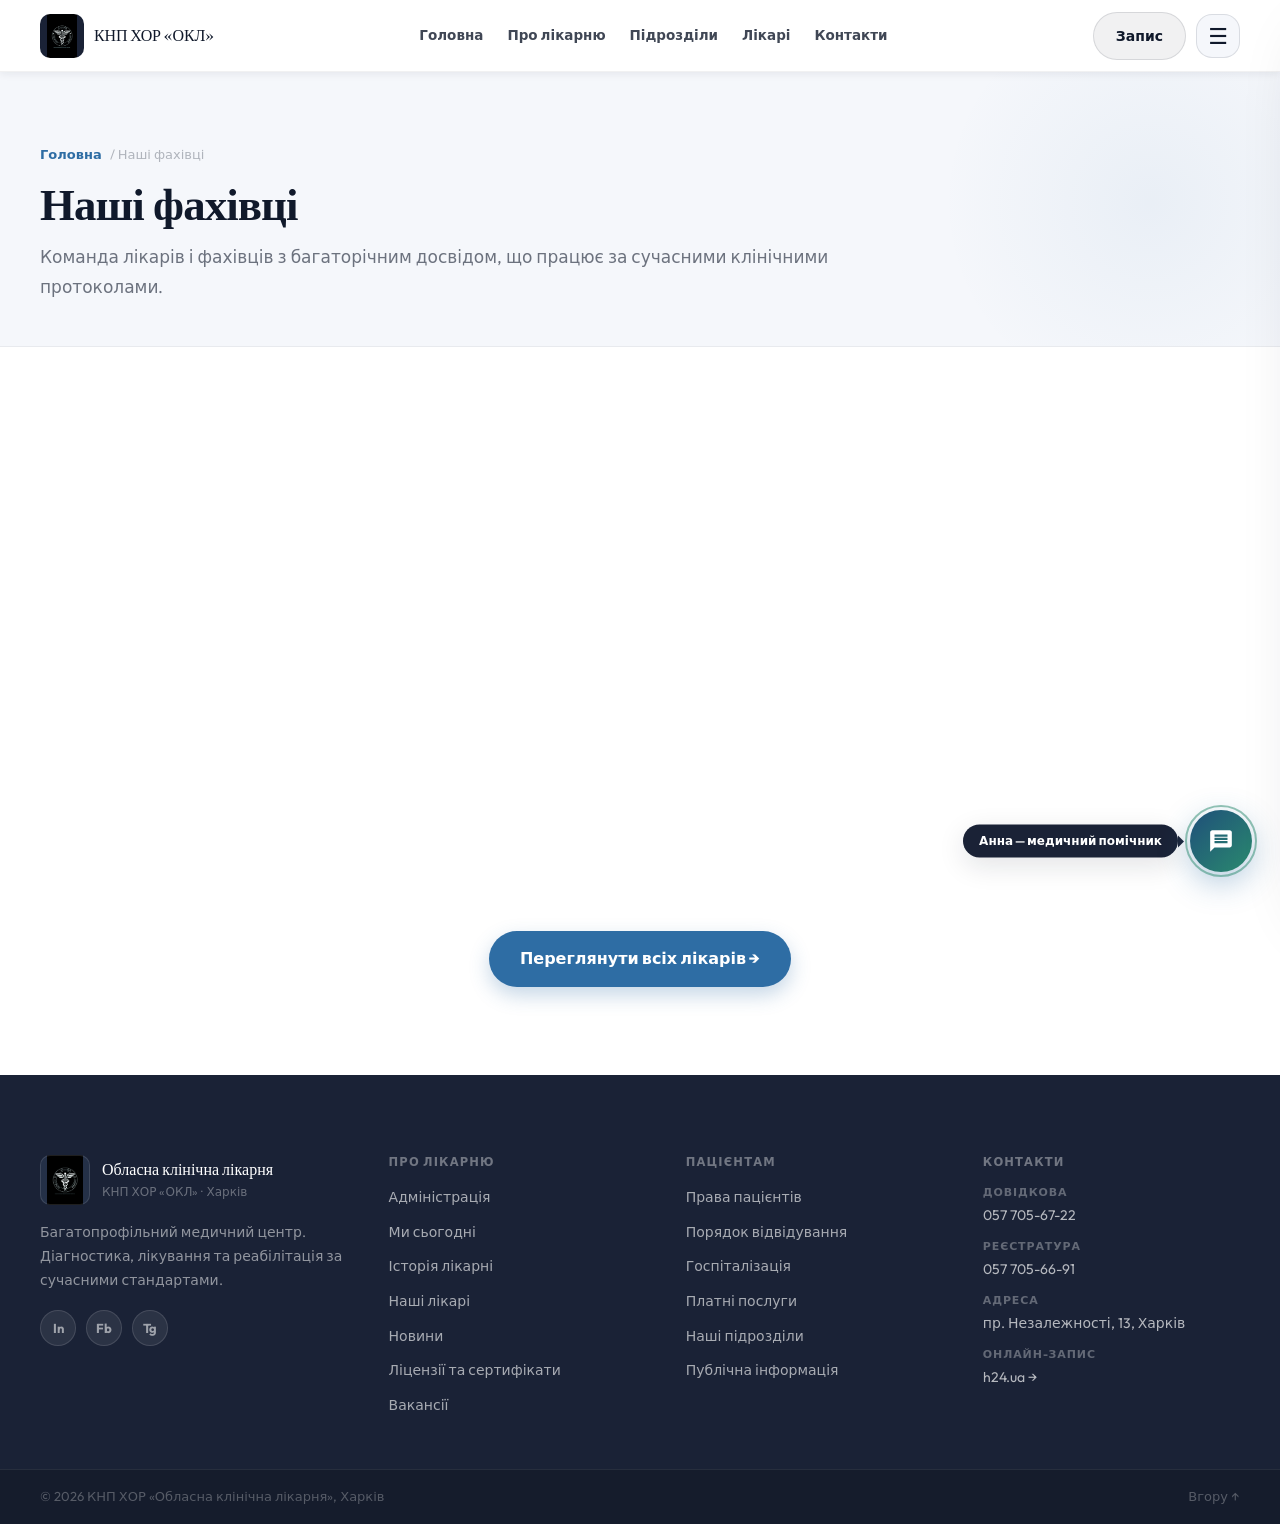
<file: specialists.html>
<!doctype html>
<html lang="uk">
<head>
  <meta charset="utf-8">
  <meta name="viewport" content="width=device-width,initial-scale=1">
  <title>Наші фахівці — ОКЛ Харків</title>
  <link rel="preconnect" href="https://fonts.googleapis.com">
  <link rel="preconnect" href="https://fonts.gstatic.com" crossorigin>
  <link href="https://fonts.googleapis.com/css2?family=DM+Serif+Display:ital@0;1&family=Outfit:wght@300;400;500;600;700;800&display=swap" rel="stylesheet">
  <link rel="stylesheet" href="styles.css">
</head>
<body>
  <header class="siteHeader" id="siteHeader">
    <div class="container siteHeader__inner">
      <a class="siteBrand" href="index.html">
        <div class="siteBrand__logo"></div>
        <div class="siteBrand__text">КНП ХОР «ОКЛ»</div>
      </a>
      <nav class="topNav" aria-label="Головне меню">
        <a href="index.html">Головна</a>
        <a href="about.html">Про лікарню</a>
        <a href="departments.html">Підрозділи</a>
        <a href="doctors.html">Лікарі</a>
        <a href="contacts.html">Контакти</a>
      </nav>
      <div class="siteHeader__actions">
        <a class="btn btn--ghost" href="https://h24.ua/organizacia/7856-knp-hor-okl" target="_blank" rel="noopener">Запис</a>
        <button class="navBtn" id="navBtn" aria-label="Відкрити меню"><span class="navBtn__icon">☰</span></button>
      </div>
    </div>
  </header>


  <div class="navOverlay" id="navOverlay"></div>
  <aside class="navDrawer" id="navDrawer" aria-hidden="true">
    <div class="navDrawer__top">
      <div class="navDrawer__title">
        <div class="navDrawer__logo"></div>
        <div><div class="navDrawer__name">КНП ХОР «ОКЛ»</div><div class="navDrawer__sub">Харків · Незалежності, 13</div></div>
      </div>
      <button class="navClose" id="navClose" aria-label="Закрити">✕</button>
    </div>
    <div class="navDrawer__search"><input id="navSearch" type="search" placeholder="Пошук по сайту…" autocomplete="off"></div>
    <div class="navQuick" id="navQuick"></div>
    <nav class="navList" id="navList"></nav>
    <div class="navDrawer__bottom"><div class="navHint">Esc — закрити · клік по фону — закрити</div></div>
  </aside>
  <main id="top">
    <section class="page-hero">
      <div class="container">
        <div class="breadcrumbs"><a href="index.html">Головна</a> / Наші фахівці</div>
        <h1 class="page-hero__title">Наші фахівці</h1>
        <p class="page-hero__lead">Команда лікарів і фахівців з багаторічним досвідом, що працює за сучасними клінічними протоколами.</p>
      </div>
    </section>
    <section class="section">
      <div class="container">
        <div class="teamGrid">
          <article class="teamCard reveal">
            <div class="teamCard__top">
              <img class="avatar" src="assets/av-1.jpg" alt="Кушнірська Олена" loading="lazy">
              <div><h3>Кушнірська Олена Іванівна</h3><p class="muted">Лікар-психіатр вищої категорії · 26 років</p></div>
            </div>
            <p class="teamCard__text">Спеціаліст із психіатрії, психотерапії та лікування розладів сну.</p>
            <a class="btn btn--primary btn--sm" href="doctors.html">Всі лікарі</a>
          </article>
          <article class="teamCard reveal">
            <div class="teamCard__top">
              <img class="avatar" src="assets/av-2.jpg" alt="Петренко Василь" loading="lazy">
              <div><h3>Петренко Василь Михайлович</h3><p class="muted">Кардіолог вищої категорії · 18 років</p></div>
            </div>
            <p class="teamCard__text">Провідний кардіолог. Ехокардіографія, лікування ІХС та гіпертонії.</p>
            <a class="btn btn--primary btn--sm" href="doctors.html">Всі лікарі</a>
          </article>
          <article class="teamCard reveal">
            <div class="teamCard__top">
              <img class="avatar" src="assets/av-3.jpg" alt="Сидоренко Тетяна" loading="lazy">
              <div><h3>Сидоренко Тетяна Андріївна</h3><p class="muted">Невролог І категорії · 14 років</p></div>
            </div>
            <p class="teamCard__text">Лікування інсульту, мігрені та захворювань хребта.</p>
            <a class="btn btn--primary btn--sm" href="doctors.html">Всі лікарі</a>
          </article>
          <article class="teamCard reveal">
            <div class="teamCard__top">
              <img class="avatar" src="assets/av-4.jpg" alt="Бондаренко Ігор" loading="lazy">
              <div><h3>Бондаренко Ігор Олексійович</h3><p class="muted">Хірург вищої категорії, к.м.н. · 22 роки</p></div>
            </div>
            <p class="teamCard__text">Лапароскопічна хірургія, операції на органах черевної порожнини.</p>
            <a class="btn btn--primary btn--sm" href="doctors.html">Всі лікарі</a>
          </article>
        </div>
        <div class="section__cta" style="text-align:center;">
          <a class="btn btn--primary btn--lg" href="doctors.html">Переглянути всіх лікарів →</a>
        </div>
      </div>
    </section>
  </main>
  <!-- ═══ FOOTER ════════════════════════════════════════ -->
  <footer class="site-footer">
    <div class="container">
      <div class="footer__inner">
        <div class="footer__brand">
          <div class="footer__logo-wrap">
            <div class="footer__logo-img"></div>
            <div>
              <div class="footer__brand-name">Обласна клінічна лікарня</div>
              <div class="footer__brand-sub">КНП ХОР «ОКЛ» · Харків</div>
            </div>
          </div>
          <p class="footer__desc">Багатопрофільний медичний центр. Діагностика, лікування та реабілітація за сучасними стандартами.</p>
          <div class="footer__socials">
            <a class="footer__social" href="https://www.instagram.com/okl_kharkiv/" target="_blank" rel="noopener" aria-label="Instagram">In</a>
            <a class="footer__social" href="#" aria-label="Facebook">Fb</a>
            <a class="footer__social" href="#" aria-label="Telegram">Tg</a>
          </div>
        </div>
        <div class="footer__col">
          <h4>Про лікарню</h4>
          <ul>
            <li><a href="about.html#administration">Адміністрація</a></li>
            <li><a href="about.html#today">Ми сьогодні</a></li>
            <li><a href="about.html#history">Історія лікарні</a></li>
            <li><a href="doctors.html">Наші лікарі</a></li>
            <li><a href="news.html">Новини</a></li>
            <li><a href="licenses.html">Ліцензії та сертифікати</a></li>
            <li><a href="vacancies.html">Вакансії</a></li>
          </ul>
        </div>
        <div class="footer__col">
          <h4>Пацієнтам</h4>
          <ul>
            <li><a href="patients.html#rights">Права пацієнтів</a></li>
            <li><a href="patients.html#visits">Порядок відвідування</a></li>
            <li><a href="patients.html#hospitalization">Госпіталізація</a></li>
            <li><a href="patients.html#paid">Платні послуги</a></li>
            <li><a href="departments.html">Наші підрозділи</a></li>
            <li><a href="public.html">Публічна інформація</a></li>
          </ul>
        </div>
        <div class="footer__col">
          <h4>Контакти</h4>
          <div class="footer__contact-item">
            <span class="label">Довідкова</span>
            <a href="tel:+380577056722">057 705-67-22</a>
          </div>
          <div class="footer__contact-item">
            <span class="label">Реєстратура</span>
            <a href="tel:+380577056691">057 705-66-91</a>
          </div>
          <div class="footer__contact-item">
            <span class="label">Адреса</span>
            <span>пр. Незалежності, 13, Харків</span>
          </div>
          <div class="footer__contact-item">
            <span class="label">Онлайн-запис</span>
            <a href="https://h24.ua/organizacia/7856-knp-hor-okl" target="_blank" rel="noopener">h24.ua →</a>
          </div>
        </div>
      </div>
    </div>
    <div class="footer__bottom">
      <div class="container footer__bottom-inner">
        <span>© 2026 КНП ХОР «Обласна клінічна лікарня», Харків</span>
        <a href="#top">Вгору ↑</a>
      </div>
    </div>
  </footer>
  <!-- SITE SEARCH -->
  <div class="siteSearch" id="siteSearch" aria-hidden="true">
    <div class="siteSearch__overlay" id="searchOverlay"></div>
    <div class="siteSearch__panel" role="dialog" aria-modal="true">
      <div class="siteSearch__head">
        <h3>Пошук по сайту</h3>
        <button class="siteSearch__close" id="searchClose">✕</button>
      </div>
      <input class="siteSearch__input" id="siteSearchInput" type="search" placeholder="Введіть прізвище лікаря або відділення">
      <div class="siteSearch__meta" id="siteSearchMeta">Почніть вводити запит для пошуку</div>
      <div class="siteSearch__results" id="siteSearchResults"></div>
    </div>
  </div>

  <button id="scroll-top" class="scrollTop" aria-label="Вгору">↑</button>

  <!-- AI CONSULTANT -->
  <div id="ai-trigger">
    <div class="ai-badge">Анна — медичний помічник</div>
    <button id="ai-open-btn" class="ai-fab" aria-label="Відкрити ІІ-консультанта">
      <div class="ai-ring"></div>
      <svg viewBox="0 0 24 24"><path d="M20 2H4c-1.1 0-2 .9-2 2v18l4-4h14c1.1 0 2-.9 2-2V4c0-1.1-.9-2-2-2zm-2 12H6v-2h12v2zm0-3H6V9h12v2zm0-3H6V6h12v2z"/></svg>
    </button>
  </div>
  <div id="ai-panel">
    <div class="ai-hdr">
      <div class="ai-av">А</div>
      <div class="ai-hdr-txt"><strong>Анна — медичний помічник</strong><span><span class="ai-dot"></span>Онлайн · КНП ХОР «ОКЛ»</span></div>
      <button id="ai-close-btn" class="ai-x">✕</button>
    </div>
    <div class="ai-warn">Анна <strong>не ставить діагнозів</strong> і <strong>не призначає лікування</strong> — тільки допомагає знайти потрібного лікаря.</div>
    <div class="ai-msgs" id="ai-messages">
      <div class="msg bot"><div class="msg-av">А</div><div class="bubble">Вітаю! Я Анна — медичний помічник Обласної клінічної лікарні.<br><br>Опишіть симптоми або запитання — підкажу, до якого лікаря звернутися та як записатися. Я <strong>не ставлю діагнозів</strong>.</div></div>
    </div>
    <div class="chips-area" id="ai-chips">
      <span class="chip ai-chip">Болить серце</span>
      <span class="chip ai-chip">Проблеми зі зором</span>
      <span class="chip ai-chip">Болить голова / спина</span>
      <span class="chip ai-chip">Як записатися?</span>
      <span class="chip ai-chip">Вагітність / гінекологія</span>
      <span class="chip ai-chip">Цукровий діабет</span>
    </div>
    <div class="ai-foot">
      <textarea id="ai-input" placeholder="Введіть запитання..." rows="1"></textarea>
      <button id="ai-send-btn" class="ai-send" aria-label="Надіслати"><svg viewBox="0 0 24 24"><path d="M2.01 21L23 12 2.01 3 2 10l15 2-15 2z"/></svg></button>
    </div>
  </div>

  <script>window.OKL_GEMINI_KEY = 'AIzaSyBwZyMdbLwxuVOJ70mFvQMbsR4wPqFa97o';</script>
  <script src="script.js"></script>
</body>
</html>
</file>
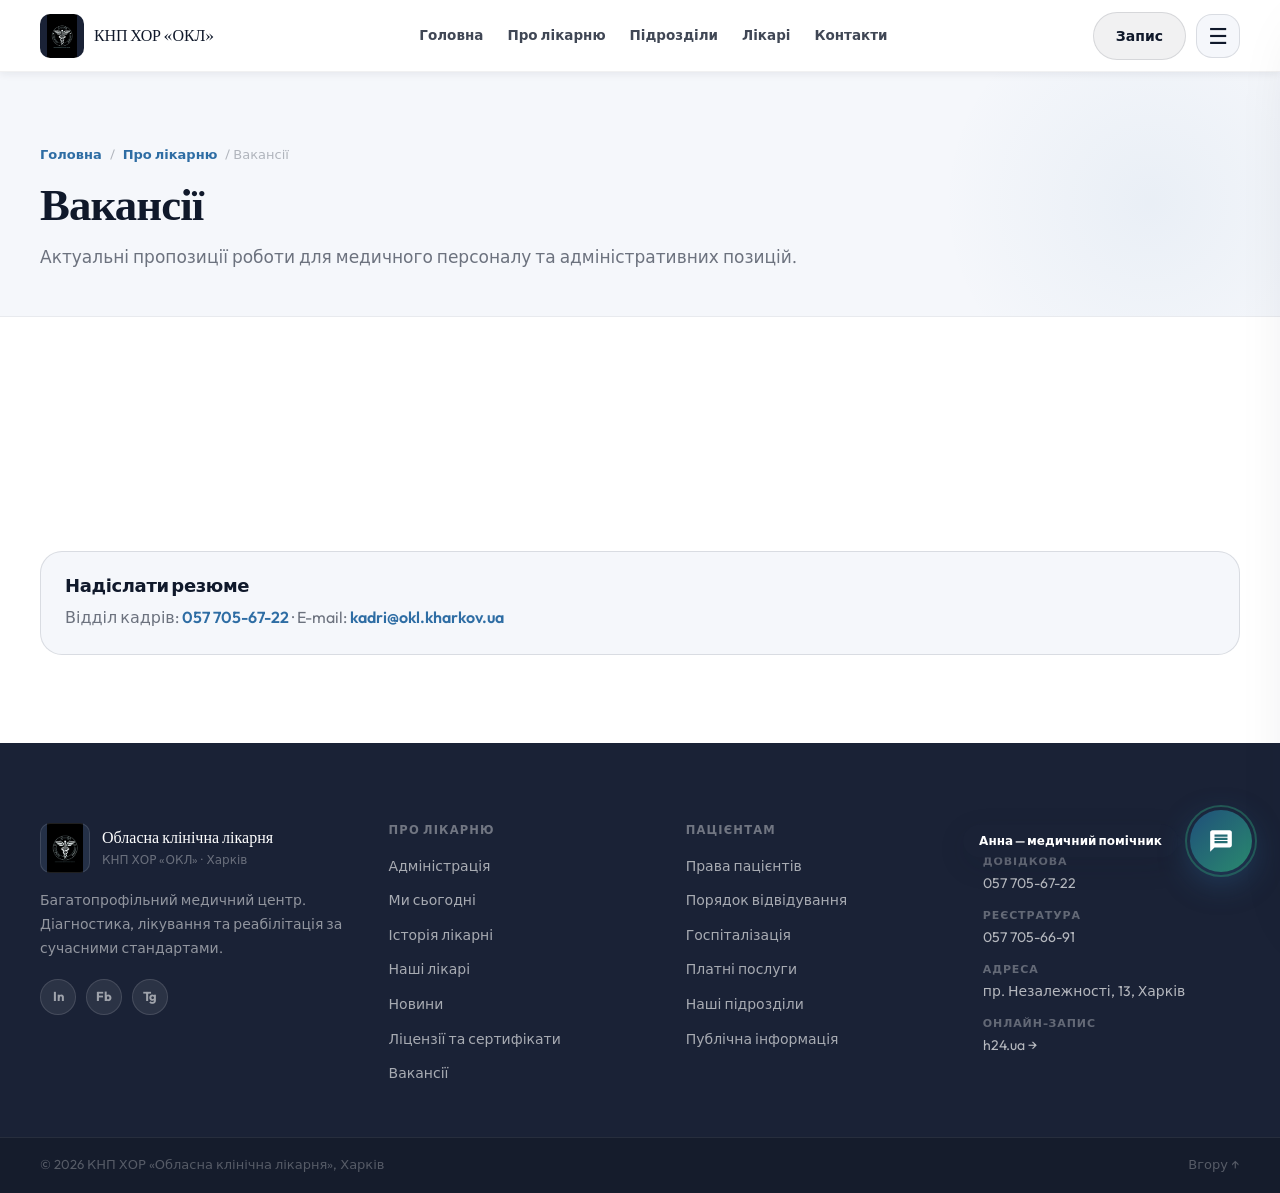
<file: vacancies.html>
<!doctype html>
<html lang="uk">
<head>
  <meta charset="utf-8">
  <meta name="viewport" content="width=device-width,initial-scale=1">
  <title>Вакансії — ОКЛ Харків</title>
  <link rel="preconnect" href="https://fonts.googleapis.com">
  <link rel="preconnect" href="https://fonts.gstatic.com" crossorigin>
  <link href="https://fonts.googleapis.com/css2?family=DM+Serif+Display:ital@0;1&family=Outfit:wght@300;400;500;600;700;800&display=swap" rel="stylesheet">
  <link rel="stylesheet" href="styles.css">
</head>
<body>
  <header class="siteHeader" id="siteHeader">
    <div class="container siteHeader__inner">
      <a class="siteBrand" href="index.html">
        <div class="siteBrand__logo"></div>
        <div class="siteBrand__text">КНП ХОР «ОКЛ»</div>
      </a>
      <nav class="topNav" aria-label="Головне меню">
        <a href="index.html">Головна</a>
        <a href="about.html">Про лікарню</a>
        <a href="departments.html">Підрозділи</a>
        <a href="doctors.html">Лікарі</a>
        <a href="contacts.html">Контакти</a>
      </nav>
      <div class="siteHeader__actions">
        <a class="btn btn--ghost" href="https://h24.ua/organizacia/7856-knp-hor-okl" target="_blank" rel="noopener">Запис</a>
        <button class="navBtn" id="navBtn" aria-label="Відкрити меню"><span class="navBtn__icon">☰</span></button>
      </div>
    </div>
  </header>


  <div class="navOverlay" id="navOverlay"></div>
  <aside class="navDrawer" id="navDrawer" aria-hidden="true">
    <div class="navDrawer__top">
      <div class="navDrawer__title">
        <div class="navDrawer__logo"></div>
        <div><div class="navDrawer__name">КНП ХОР «ОКЛ»</div><div class="navDrawer__sub">Харків · Незалежності, 13</div></div>
      </div>
      <button class="navClose" id="navClose" aria-label="Закрити">✕</button>
    </div>
    <div class="navDrawer__search"><input id="navSearch" type="search" placeholder="Пошук по сайту…" autocomplete="off"></div>
    <div class="navQuick" id="navQuick"></div>
    <nav class="navList" id="navList"></nav>
    <div class="navDrawer__bottom"><div class="navHint">Esc — закрити · клік по фону — закрити</div></div>
  </aside>
  <main id="top">
    <section class="page-hero">
      <div class="container">
        <div class="breadcrumbs"><a href="index.html">Головна</a> / <a href="about.html">Про лікарню</a> / Вакансії</div>
        <h1 class="page-hero__title">Вакансії</h1>
        <p class="page-hero__lead">Актуальні пропозиції роботи для медичного персоналу та адміністративних позицій.</p>
      </div>
    </section>
    <section class="section">
      <div class="container">
        <div class="section-grid">
          <div class="info-card reveal"><h3>👨‍⚕️ Лікарі</h3><p>Лікарі різних спеціальностей, в т.ч. хірурги, терапевти, кардіологи. Досвід від 3 років.</p></div>
          <div class="info-card reveal"><h3>👩‍⚕️ Середній медперсонал</h3><p>Медичні сестри та фельдшери для роботи у стаціонарних відділеннях.</p></div>
          <div class="info-card reveal"><h3>🖥️ Адміністрація</h3><p>Менеджери та адміністратори з медичним або управлінським досвідом.</p></div>
        </div>
        <div style="margin-top:32px;padding:24px;border-radius:var(--r-lg);border:1.5px solid var(--ink-12);background:var(--surface);">
          <h3 style="font-size:18px;margin-bottom:8px;">Надіслати резюме</h3>
          <p style="color:var(--ink-60);margin-bottom:0;">Відділ кадрів: <a href="tel:+380577056722" style="color:var(--blue);font-weight:600;">057 705-67-22</a> · E-mail: <a href="mailto:kadri@okl.kharkov.ua" style="color:var(--blue);font-weight:600;">kadri@okl.kharkov.ua</a></p>
        </div>
      </div>
    </section>
  </main>
  <!-- ═══ FOOTER ════════════════════════════════════════ -->
  <footer class="site-footer">
    <div class="container">
      <div class="footer__inner">
        <div class="footer__brand">
          <div class="footer__logo-wrap">
            <div class="footer__logo-img"></div>
            <div>
              <div class="footer__brand-name">Обласна клінічна лікарня</div>
              <div class="footer__brand-sub">КНП ХОР «ОКЛ» · Харків</div>
            </div>
          </div>
          <p class="footer__desc">Багатопрофільний медичний центр. Діагностика, лікування та реабілітація за сучасними стандартами.</p>
          <div class="footer__socials">
            <a class="footer__social" href="https://www.instagram.com/okl_kharkiv/" target="_blank" rel="noopener" aria-label="Instagram">In</a>
            <a class="footer__social" href="#" aria-label="Facebook">Fb</a>
            <a class="footer__social" href="#" aria-label="Telegram">Tg</a>
          </div>
        </div>
        <div class="footer__col">
          <h4>Про лікарню</h4>
          <ul>
            <li><a href="about.html#administration">Адміністрація</a></li>
            <li><a href="about.html#today">Ми сьогодні</a></li>
            <li><a href="about.html#history">Історія лікарні</a></li>
            <li><a href="doctors.html">Наші лікарі</a></li>
            <li><a href="news.html">Новини</a></li>
            <li><a href="licenses.html">Ліцензії та сертифікати</a></li>
            <li><a href="vacancies.html">Вакансії</a></li>
          </ul>
        </div>
        <div class="footer__col">
          <h4>Пацієнтам</h4>
          <ul>
            <li><a href="patients.html#rights">Права пацієнтів</a></li>
            <li><a href="patients.html#visits">Порядок відвідування</a></li>
            <li><a href="patients.html#hospitalization">Госпіталізація</a></li>
            <li><a href="patients.html#paid">Платні послуги</a></li>
            <li><a href="departments.html">Наші підрозділи</a></li>
            <li><a href="public.html">Публічна інформація</a></li>
          </ul>
        </div>
        <div class="footer__col">
          <h4>Контакти</h4>
          <div class="footer__contact-item">
            <span class="label">Довідкова</span>
            <a href="tel:+380577056722">057 705-67-22</a>
          </div>
          <div class="footer__contact-item">
            <span class="label">Реєстратура</span>
            <a href="tel:+380577056691">057 705-66-91</a>
          </div>
          <div class="footer__contact-item">
            <span class="label">Адреса</span>
            <span>пр. Незалежності, 13, Харків</span>
          </div>
          <div class="footer__contact-item">
            <span class="label">Онлайн-запис</span>
            <a href="https://h24.ua/organizacia/7856-knp-hor-okl" target="_blank" rel="noopener">h24.ua →</a>
          </div>
        </div>
      </div>
    </div>
    <div class="footer__bottom">
      <div class="container footer__bottom-inner">
        <span>© 2026 КНП ХОР «Обласна клінічна лікарня», Харків</span>
        <a href="#top">Вгору ↑</a>
      </div>
    </div>
  </footer>
  <!-- SITE SEARCH -->
  <div class="siteSearch" id="siteSearch" aria-hidden="true">
    <div class="siteSearch__overlay" id="searchOverlay"></div>
    <div class="siteSearch__panel" role="dialog" aria-modal="true">
      <div class="siteSearch__head">
        <h3>Пошук по сайту</h3>
        <button class="siteSearch__close" id="searchClose">✕</button>
      </div>
      <input class="siteSearch__input" id="siteSearchInput" type="search" placeholder="Введіть прізвище лікаря або відділення">
      <div class="siteSearch__meta" id="siteSearchMeta">Почніть вводити запит для пошуку</div>
      <div class="siteSearch__results" id="siteSearchResults"></div>
    </div>
  </div>

  <button id="scroll-top" class="scrollTop" aria-label="Вгору">↑</button>

  <!-- AI CONSULTANT -->
  <div id="ai-trigger">
    <div class="ai-badge">Анна — медичний помічник</div>
    <button id="ai-open-btn" class="ai-fab" aria-label="Відкрити ІІ-консультанта">
      <div class="ai-ring"></div>
      <svg viewBox="0 0 24 24"><path d="M20 2H4c-1.1 0-2 .9-2 2v18l4-4h14c1.1 0 2-.9 2-2V4c0-1.1-.9-2-2-2zm-2 12H6v-2h12v2zm0-3H6V9h12v2zm0-3H6V6h12v2z"/></svg>
    </button>
  </div>
  <div id="ai-panel">
    <div class="ai-hdr">
      <div class="ai-av">А</div>
      <div class="ai-hdr-txt"><strong>Анна — медичний помічник</strong><span><span class="ai-dot"></span>Онлайн · КНП ХОР «ОКЛ»</span></div>
      <button id="ai-close-btn" class="ai-x">✕</button>
    </div>
    <div class="ai-warn">Анна <strong>не ставить діагнозів</strong> і <strong>не призначає лікування</strong> — тільки допомагає знайти потрібного лікаря.</div>
    <div class="ai-msgs" id="ai-messages">
      <div class="msg bot"><div class="msg-av">А</div><div class="bubble">Вітаю! Я Анна — медичний помічник Обласної клінічної лікарні.<br><br>Опишіть симптоми або запитання — підкажу, до якого лікаря звернутися та як записатися. Я <strong>не ставлю діагнозів</strong>.</div></div>
    </div>
    <div class="chips-area" id="ai-chips">
      <span class="chip ai-chip">Болить серце</span>
      <span class="chip ai-chip">Проблеми зі зором</span>
      <span class="chip ai-chip">Болить голова / спина</span>
      <span class="chip ai-chip">Як записатися?</span>
      <span class="chip ai-chip">Вагітність / гінекологія</span>
      <span class="chip ai-chip">Цукровий діабет</span>
    </div>
    <div class="ai-foot">
      <textarea id="ai-input" placeholder="Введіть запитання..." rows="1"></textarea>
      <button id="ai-send-btn" class="ai-send" aria-label="Надіслати"><svg viewBox="0 0 24 24"><path d="M2.01 21L23 12 2.01 3 2 10l15 2-15 2z"/></svg></button>
    </div>
  </div>

  <script>window.OKL_GEMINI_KEY = 'AIzaSyBwZyMdbLwxuVOJ70mFvQMbsR4wPqFa97o';</script>
  <script src="script.js"></script>
</body>
</html>
</file>
<file: styles.css>
/* ═══════════════════════════════════════════════════
   ОКЛ · Харків  |  UI v3.0
   Navy #1a2236 · Steel-blue #2e6da4 · Sage #2a8a6e
   ═══════════════════════════════════════════════════ */
:root {
  --ink:      #10192b; --ink-80:rgba(16,25,43,.80); --ink-60:rgba(16,25,43,.60);
  --ink-30:rgba(16,25,43,.30); --ink-12:rgba(16,25,43,.12); --ink-06:rgba(16,25,43,.06);
  --blue:     #2e6da4; --blue-d:#1f4f7a; --blue-l:#4589c0;
  --blue-10:rgba(46,109,164,.10); --blue-18:rgba(46,109,164,.18);
  --sage:     #2a8a6e; --sage-l:#38b08d; --sage-10:rgba(42,138,110,.10);
  --navy:     #1a2236; --navy-l:#243047;
  --surface:  #f5f7fb; --surface2:#eef2f8; --white:#ffffff;
  --ff-d:'DM Serif Display',Georgia,serif; --ff-b:'Outfit',system-ui,sans-serif;
  --r-sm:10px; --r-md:16px; --r-lg:22px; --r-xl:30px; --r-pill:999px;
  --sh-xs:0 2px 8px rgba(16,25,43,.07); --sh-sm:0 4px 16px rgba(16,25,43,.09);
  --sh-md:0 8px 28px rgba(16,25,43,.12); --sh-lg:0 18px 48px rgba(16,25,43,.16);
  --sh-xl:0 28px 72px rgba(16,25,43,.20);
  --ease:cubic-bezier(.22,.68,0,1.2); --t:.22s;
  --hh:72px; --mw:1200px; --gap:clamp(16px,3.5vw,28px);
}
*,*::before,*::after{box-sizing:border-box}
html{scroll-behavior:smooth;-webkit-text-size-adjust:100%}
body{margin:0;font-family:var(--ff-b);font-size:16px;line-height:1.6;color:var(--ink);background:var(--white);-webkit-font-smoothing:antialiased}
img{max-width:100%;display:block} a{color:inherit;text-decoration:none}
p{margin:0 0 14px} h1,h2,h3,h4{margin:0 0 .5em;line-height:1.15;letter-spacing:-.02em}
button{font-family:var(--ff-b);cursor:pointer} input,textarea{font-family:var(--ff-b)}
.container{width:min(var(--mw),100% - var(--gap)*2);margin-inline:auto}
.section{padding:clamp(48px,7vw,88px) 0}
.section--surface{background:var(--surface)} .section--surface2{background:var(--surface2)}
.section--tight{padding:clamp(32px,4vw,52px) 0}
.section__header{margin-bottom:clamp(28px,4vw,48px)}
.section__kicker{display:inline-flex;align-items:center;gap:8px;font-size:11.5px;font-weight:700;letter-spacing:.12em;text-transform:uppercase;color:var(--sage);margin-bottom:10px}
.section__kicker::before{content:'';display:block;width:20px;height:2px;background:var(--sage);border-radius:2px}
.section__title{font-family:var(--ff-d);font-size:clamp(26px,3.2vw,44px);color:var(--ink);margin:0 0 14px}
.section__lead{font-size:clamp(15px,1.4vw,17px);color:var(--ink-60);max-width:580px;line-height:1.75;margin:0}
.section__cta{margin-top:32px}
.srOnly{position:absolute;left:-10000px;width:1px;height:1px;overflow:hidden}
.muted{color:var(--ink-60)} .mt{margin-top:18px}
.btn{display:inline-flex;align-items:center;justify-content:center;gap:8px;height:48px;padding:0 22px;border-radius:var(--r-pill);font-size:14px;font-weight:700;border:1.5px solid transparent;transition:all var(--t) ease;user-select:none;white-space:nowrap;cursor:pointer}
.btn:active{transform:translateY(1px)}
.btn--primary{background:var(--blue);color:var(--white);box-shadow:0 8px 20px rgba(46,109,164,.28)}
.btn--primary:hover{background:var(--blue-l);box-shadow:0 12px 28px rgba(46,109,164,.36)}
.btn--sage{background:var(--sage);color:var(--white);box-shadow:0 8px 20px rgba(42,138,110,.25)}
.btn--sage:hover{background:var(--sage-l)}
.btn--outline{background:transparent;border-color:rgba(46,109,164,.35);color:var(--blue)}
.btn--outline:hover{background:var(--blue-10);border-color:var(--blue)}
.btn--ghost{background:var(--ink-06);color:var(--ink);border-color:var(--ink-12)}
.btn--ghost:hover{background:var(--ink-12)}
.btn--wide{width:100%;justify-content:center} .btn--sm{height:38px;padding:0 16px;font-size:13px}
.btn--lg{height:56px;padding:0 30px;font-size:16px}
.btn__icon{width:22px;height:22px;border-radius:50%;background:rgba(255,255,255,.18);display:grid;place-items:center;font-size:13px}
/* HEADER */
.siteHeader{position:sticky;top:0;z-index:500;height:var(--hh);background:rgba(255,255,255,.94);backdrop-filter:blur(18px) saturate(1.2);border-bottom:1px solid var(--ink-06);box-shadow:var(--sh-xs);transition:box-shadow var(--t) ease}
.siteHeader.scrolled{box-shadow:var(--sh-sm)}
.siteHeader__inner{height:var(--hh);display:flex;align-items:center;justify-content:space-between;gap:16px}
.siteBrand{display:flex;align-items:center;gap:10px;flex-shrink:0}
.siteBrand__logo{width:44px;height:44px;border-radius:var(--r-sm);background:var(--navy) url('assets/okl_logo.png') center/72% no-repeat;border:1px solid var(--ink-12);flex-shrink:0}
.siteBrand__text{font-family:var(--ff-d);font-size:16px;color:var(--ink);letter-spacing:-.01em;line-height:1.2}
@media(max-width:600px){.siteBrand__text{display:none}}
.topNav{display:flex;gap:2px;align-items:center}
.topNav a{color:var(--ink-80);font-weight:600;font-size:13.5px;padding:7px 11px;border-radius:var(--r-sm);transition:all var(--t) ease}
.topNav a:hover,.topNav a.is-active{color:var(--blue);background:var(--blue-10)}
@media(max-width:960px){.topNav{display:none}}
.siteHeader__actions{display:flex;align-items:center;gap:10px}
.searchBtn{height:36px;padding:0 14px;border-radius:var(--r-pill);border:1.5px solid var(--ink-12);background:var(--surface);color:var(--ink-60);font-size:13px;font-weight:600;display:inline-flex;align-items:center;gap:7px;transition:all var(--t) ease}
.searchBtn:hover{border-color:var(--blue-18);color:var(--blue);background:var(--blue-10)}
.navBtn{width:44px;height:44px;border-radius:var(--r-md);border:1.5px solid var(--ink-12);background:var(--surface);display:grid;place-items:center;transition:all var(--t) ease}
.navBtn:hover{background:var(--surface2);border-color:var(--ink-30)}
.navBtn__icon{font-size:22px;color:var(--ink);line-height:1}
/* DRAWER */
.navOverlay{position:fixed;inset:0;background:rgba(16,25,43,.46);backdrop-filter:blur(8px);z-index:9998;opacity:0;transition:opacity var(--t) ease;pointer-events:none}
.navOverlay.visible{opacity:1;pointer-events:auto}
.navDrawer{position:fixed;top:10px;right:10px;bottom:10px;width:min(460px,calc(100vw - 20px));background:rgba(255,255,255,.97);backdrop-filter:blur(24px);border:1px solid var(--ink-12);border-radius:var(--r-xl);box-shadow:var(--sh-xl);z-index:9999;transform:translateX(110%);transition:transform .38s var(--ease);display:grid;grid-template-rows:auto auto auto 1fr auto;overflow:hidden}
.navDrawer.isOpen{transform:translateX(0)}
.navDrawer__top{display:flex;align-items:center;justify-content:space-between;padding:14px 16px 12px;border-bottom:1px solid var(--ink-06)}
.navDrawer__title{display:flex;align-items:center;gap:12px}
.navDrawer__logo{width:40px;height:40px;border-radius:var(--r-sm);background:var(--navy) url('assets/okl_logo.png') center/72% no-repeat;border:1px solid var(--ink-12);flex-shrink:0}
.navDrawer__name{font-weight:800;font-size:14px;color:var(--ink)} .navDrawer__sub{color:var(--ink-60);font-size:12px}
.navClose{width:44px;height:44px;border-radius:var(--r-md);border:1.5px solid var(--ink-12);background:var(--surface);display:grid;place-items:center;font-size:18px;transition:all var(--t) ease}
.navClose:hover{background:var(--surface2)}
.navDrawer__search{padding:12px 16px;border-bottom:1px solid var(--ink-06)}
.navDrawer__search input{width:100%;height:44px;border-radius:var(--r-md);border:1.5px solid var(--ink-12);padding:0 14px;font-size:14px;background:var(--surface);outline:none;transition:all var(--t) ease}
.navDrawer__search input:focus{border-color:rgba(46,109,164,.45);box-shadow:0 0 0 3px var(--blue-10)}
#navQuick{display:flex;gap:8px;flex-wrap:wrap;padding:12px 16px 14px;border-bottom:1px solid var(--ink-06)}
.chip{padding:8px 14px;border-radius:var(--r-pill);background:var(--blue-10);border:1.5px solid var(--blue-18);color:var(--blue);font-weight:700;font-size:12px;text-decoration:none;transition:all var(--t) ease;display:inline-block}
.chip:hover{background:var(--blue);color:var(--white);border-color:var(--blue)} .chip.isActive{background:var(--blue);color:var(--white);border-color:var(--blue)}
.chip--ghost{background:var(--surface);border-color:var(--ink-12);color:var(--ink-60)} .chip--ghost:hover{background:var(--surface2);color:var(--ink)} .ai-chip{cursor:pointer}
.navList{overflow:auto;padding:10px 10px 14px}
.navLink,.navGroup{width:100%;display:flex;align-items:center;justify-content:space-between;gap:10px;padding:11px 12px;border-radius:var(--r-md);border:1.5px solid transparent;background:transparent;font-weight:700;font-size:15px;color:var(--ink);text-align:left;text-decoration:none;transition:all var(--t) ease}
.navLink:hover,.navGroup:hover{background:var(--blue-10);border-color:var(--blue-18);color:var(--blue)}
.navLink.isActive,.navSub a.isActive{background:var(--blue-10);border-color:var(--blue-18);color:var(--blue)}
.navGroup.isActiveGroup{background:var(--sage-10);border-color:rgba(42,138,110,.18)}
.chev{opacity:.5;transition:transform var(--t) ease;font-size:11px} .navGroup.isOpen .chev{transform:rotate(180deg);opacity:.8}
.navSub{height:0;overflow:hidden;margin:0 8px 6px;border-radius:var(--r-md);background:var(--surface);border:1.5px solid var(--ink-06);transition:height .3s ease}
.navSub__inner{padding:6px}
.navSub a{display:block;padding:9px 11px;border-radius:var(--r-sm);color:var(--ink-80);font-weight:600;font-size:14px;transition:all var(--t) ease}
.navSub a:hover{background:var(--blue-10);color:var(--blue)}
.navDrawer__bottom{padding:10px 16px 14px;border-top:1px solid var(--ink-06)} .navHint{color:var(--ink-30);font-size:12px}
@media(max-width:520px){.navDrawer{top:6px;right:6px;left:6px;bottom:6px;width:auto;border-radius:var(--r-lg)}}
/* HERO */
.hero-main{position:relative;min-height:100svh;overflow:hidden;display:flex;align-items:center;color:var(--white)}
.hero-main__bg{position:absolute;inset:0;background:url('assets/bg_logo.png') center/cover no-repeat}
.hero-main__bg::before{content:'';position:absolute;inset:0;background:linear-gradient(110deg,rgba(16,25,43,.88) 0%,rgba(16,25,43,.72) 50%,rgba(16,25,43,.35) 100%)}
.hero-main__content{position:relative;z-index:2;display:grid;grid-template-columns:1fr .52fr;gap:32px;align-items:center;padding:120px 0 80px}
.hero-main__panel{max-width:640px}
.hero-main__kicker{display:inline-flex;align-items:center;gap:8px;font-size:11px;font-weight:700;letter-spacing:.14em;text-transform:uppercase;color:var(--sage-l);margin-bottom:20px}
.hero-main__kicker::before{content:'';width:20px;height:2px;background:var(--sage-l);border-radius:2px;display:block}
.hero-main__title{font-family:var(--ff-d);margin:0 0 20px;font-size:clamp(38px,5.5vw,70px);line-height:1.02;color:var(--white)}
.hero-main__accent{background:linear-gradient(120deg,#7dd8ff 0%,var(--sage-l) 100%);-webkit-background-clip:text;background-clip:text;color:transparent}
.hero-main__lead{margin:0 0 32px;font-size:clamp(15px,1.6vw,18px);color:rgba(255,255,255,.76);line-height:1.75}
.hero-main__actions{display:flex;gap:12px;align-items:center;flex-wrap:wrap}
.hero-main__stats{display:grid;gap:12px}
.hero-main__stat{padding:20px 22px;border-radius:var(--r-lg);background:rgba(255,255,255,.10);border:1px solid rgba(255,255,255,.18);backdrop-filter:blur(12px);transition:transform var(--t) ease,background var(--t) ease}
.hero-main__stat:hover{transform:translateX(-5px);background:rgba(255,255,255,.18)}
.hero-main__stat b{display:block;font-family:var(--ff-d);font-size:34px;color:var(--white);line-height:1;margin-bottom:4px}
.hero-main__stat span{font-size:13.5px;color:rgba(255,255,255,.62)}
@media(max-width:960px){.hero-main__content{grid-template-columns:1fr}.hero-main__stats{grid-template-columns:repeat(3,1fr)}}
@media(max-width:640px){.hero-main__content{padding:90px 0 56px}.hero-main__stats{grid-template-columns:1fr}.hero-main__actions{flex-direction:column}.hero-main__actions .btn{width:100%;justify-content:center}}
/* CARDS */
.section-grid{display:grid;grid-template-columns:repeat(3,1fr);gap:16px}
@media(max-width:860px){.section-grid{grid-template-columns:1fr}}
.info-card{border:1.5px solid var(--ink-12);border-radius:var(--r-lg);background:var(--white);padding:22px 20px;box-shadow:var(--sh-xs);transition:all var(--t) ease}
.info-card:hover{transform:translateY(-4px);box-shadow:var(--sh-md);border-color:var(--blue-18)}
.info-card h3{font-size:12px;font-weight:700;letter-spacing:.09em;text-transform:uppercase;color:var(--blue);margin:0 0 8px}
.info-card p{margin:0;color:var(--ink-60);font-size:14px;line-height:1.65} .info-card a{color:var(--blue);font-weight:600} .info-card a:hover{text-decoration:underline}
.gridIconCards{display:grid;grid-template-columns:repeat(4,1fr);gap:14px}
@media(max-width:1100px){.gridIconCards{grid-template-columns:repeat(3,1fr)}} @media(max-width:860px){.gridIconCards{grid-template-columns:repeat(2,1fr)}}
.iconCard{border:1.5px solid var(--ink-12);border-radius:var(--r-lg);padding:26px 18px;min-height:170px;display:flex;flex-direction:column;align-items:center;justify-content:center;gap:13px;background:var(--white);transition:all var(--t) ease;cursor:pointer}
.iconCard:hover{border-color:var(--blue-18);box-shadow:var(--sh-md),0 0 0 4px var(--blue-10);transform:translateY(-4px)}
.iconCard img{width:58px;height:58px;opacity:.7;transition:all var(--t) ease} .iconCard img.is-muted{filter:grayscale(1) brightness(.25)}
.iconCard h3{font-size:13.5px;text-align:center;max-width:150px;color:var(--ink);margin:0}
.serviceCards{display:grid;grid-template-columns:repeat(3,1fr);gap:18px}
@media(max-width:1100px){.serviceCards{grid-template-columns:repeat(2,1fr)}} @media(max-width:640px){.serviceCards{grid-template-columns:1fr}}
.serviceCard{border:1.5px solid var(--ink-12);border-radius:var(--r-lg);overflow:hidden;background:var(--white);box-shadow:var(--sh-xs);transition:all var(--t) ease}
.serviceCard:hover{transform:translateY(-5px);box-shadow:var(--sh-lg);border-color:var(--blue-18)}
.serviceCard__img{aspect-ratio:16/9;overflow:hidden;position:relative}
.serviceCard__img::after{content:'';position:absolute;inset:0;background:linear-gradient(to top,rgba(16,25,43,.35) 0%,transparent 55%)}
.serviceCard__img img{width:100%;height:100%;object-fit:cover;transition:transform .5s ease}
.serviceCard:hover .serviceCard__img img{transform:scale(1.05)}
.serviceCard__body{padding:18px 20px 20px} .serviceCard__body h3{font-size:17px;color:var(--ink);margin-bottom:8px}
.serviceCard__body p{color:var(--ink-60);margin:0;font-size:14px;line-height:1.65}
.deptFilter{display:flex;flex-wrap:wrap;gap:8px;margin:0 0 24px}
.deptFilter__btn{height:36px;padding:0 18px;border-radius:var(--r-pill);border:1.5px solid var(--ink-12);background:var(--white);color:var(--ink-60);font-size:13px;font-weight:700;transition:all var(--t) ease}
.deptFilter__btn:hover{border-color:var(--blue-18);color:var(--blue);background:var(--blue-10)} .deptFilter__btn.is-active{background:var(--blue);border-color:var(--blue);color:var(--white)}
/* DOCTORS */
.doctorSearch{display:flex;gap:12px;flex-wrap:wrap;margin-bottom:24px;align-items:center}
.doctorSearch__input{flex:1;min-width:200px;height:46px;border:1.5px solid var(--ink-12);border-radius:var(--r-md);padding:0 16px;font-size:15px;outline:none;transition:all var(--t) ease}
.doctorSearch__input:focus{border-color:var(--blue-l);box-shadow:0 0 0 3px var(--blue-10)}
.doctorsGrid{display:grid;grid-template-columns:repeat(auto-fill,minmax(280px,1fr));gap:18px}
.doctorCard{border:1.5px solid var(--ink-12);border-radius:var(--r-lg);background:var(--white);overflow:hidden;box-shadow:var(--sh-xs);transition:all var(--t) ease;display:flex;flex-direction:column}
.doctorCard:hover{transform:translateY(-5px);box-shadow:var(--sh-lg);border-color:var(--blue-18)}
.doctorCard[hidden]{display:none}
.doctorCard__photo{aspect-ratio:3/2.2;overflow:hidden;background:linear-gradient(135deg,var(--blue-10),var(--sage-10));display:flex;align-items:center;justify-content:center;position:relative}
.doctorCard__photo img{width:100%;height:100%;object-fit:cover;object-position:top}
.doctor-initials{width:90px;height:90px;border-radius:50%;background:linear-gradient(135deg,var(--blue),var(--sage));display:flex;align-items:center;justify-content:center;font-size:34px;font-weight:800;color:var(--white)}
.doctorCard__dept{position:absolute;bottom:10px;left:10px;padding:5px 10px;border-radius:var(--r-pill);background:rgba(16,25,43,.72);backdrop-filter:blur(8px);color:var(--white);font-size:11px;font-weight:700}
.doctorCard__body{padding:18px 18px 20px;flex:1;display:flex;flex-direction:column}
.doctorCard__name{font-size:16px;font-weight:700;color:var(--ink);margin-bottom:4px}
.doctorCard__spec{font-size:13px;color:var(--blue);font-weight:600;margin-bottom:10px}
.doctorCard__info{font-size:13px;color:var(--ink-60);line-height:1.6;flex:1} .doctorCard__actions{margin-top:14px}
/* TEAM */
.teamGrid{display:grid;grid-template-columns:repeat(2,1fr);gap:18px}
@media(max-width:860px){.teamGrid{grid-template-columns:1fr}}
.teamCard{border:1.5px solid var(--ink-12);border-radius:var(--r-lg);background:var(--white);padding:22px;box-shadow:var(--sh-xs);transition:all var(--t) ease}
.teamCard:hover{box-shadow:var(--sh-md);border-color:var(--blue-18)}
.teamCard__top{display:grid;grid-template-columns:88px 1fr;gap:16px;align-items:start;margin-bottom:12px}
.teamCard__top h3{font-size:17px;color:var(--ink);margin-bottom:6px} .teamCard__text{color:var(--ink-60);font-size:14px;line-height:1.65;margin-bottom:16px}
.avatar{width:88px;height:88px;border-radius:var(--r-md);object-fit:cover;border:2px solid var(--ink-12)}
@media(max-width:500px){.teamCard__top{grid-template-columns:72px 1fr}.avatar{width:72px;height:72px}}
/* ADMIN */
.adminGrid{display:grid;grid-template-columns:repeat(auto-fill,minmax(230px,1fr));gap:20px}
.adminCard{border:1.5px solid var(--ink-12);border-radius:var(--r-lg);background:var(--white);overflow:hidden;box-shadow:var(--sh-xs);transition:all var(--t) ease;text-align:center}
.adminCard:hover{box-shadow:var(--sh-md);border-color:var(--blue-18);transform:translateY(-3px)}
.adminCard__photo{height:200px;overflow:hidden;background:linear-gradient(135deg,var(--navy) 0%,var(--blue-d) 100%);display:flex;align-items:center;justify-content:center}
.adminCard__photo img{width:100%;height:100%;object-fit:cover;object-position:top}
.admin-initials{width:80px;height:80px;border-radius:50%;background:rgba(255,255,255,.18);display:flex;align-items:center;justify-content:center;font-size:30px;font-weight:800;color:var(--white)}
.adminCard__body{padding:16px 18px 20px} .adminCard__name{font-size:15px;font-weight:700;color:var(--ink);margin-bottom:4px}
.adminCard__role{font-size:12px;color:var(--blue);font-weight:600;margin-bottom:8px;line-height:1.4} .adminCard__phone{font-size:13px;color:var(--ink-60)} .adminCard__phone a{color:var(--blue);font-weight:600}
/* INNER */
.split{display:grid;grid-template-columns:1.1fr .9fr;gap:28px;align-items:start}
@media(max-width:860px){.split{grid-template-columns:1fr}}
.list-check{list-style:none;padding:0;margin:0;display:grid;gap:10px}
.list-check li{position:relative;padding-left:26px;color:var(--ink-60);font-size:15px;line-height:1.65}
.list-check li::before{content:"✓";position:absolute;left:0;top:0;color:var(--sage);font-weight:800}
.stats{display:grid;grid-template-columns:repeat(3,1fr);gap:16px}
@media(max-width:640px){.stats{grid-template-columns:1fr}}
.stat{padding:18px;border-radius:var(--r-md);background:var(--white);border:1.5px solid var(--ink-12)}
.stat b{font-family:var(--ff-d);font-size:28px;color:var(--blue);display:block;margin-bottom:4px}
.timeline{display:grid;gap:12px}
.timeline__item{padding:14px 18px;background:var(--white);border:1.5px solid var(--ink-12);border-left:3px solid var(--blue);border-radius:0 var(--r-sm) var(--r-sm) 0}
.pill{display:inline-flex;align-items:center;gap:6px;padding:5px 12px;border-radius:var(--r-pill);background:var(--blue-10);color:var(--blue);font-size:12px;font-weight:700}
.linksList{margin-top:24px;border-top:1px solid var(--ink-06)}
.linkRow{display:flex;align-items:center;justify-content:space-between;padding:17px 8px;border-bottom:1px solid var(--ink-06);font-size:16px;font-weight:500;color:var(--ink);transition:all var(--t) ease}
.linkRow:hover{color:var(--blue);padding-left:18px} .linkRow span:first-child{flex:1}
.arrow{font-size:20px;opacity:.4;transition:all var(--t) ease} .linkRow:hover .arrow{opacity:1;transform:translateX(4px)}
.reviews{display:grid;grid-template-columns:repeat(3,1fr);gap:16px}
@media(max-width:1100px){.reviews{grid-template-columns:repeat(2,1fr)}} @media(max-width:700px){.reviews{grid-template-columns:1fr}}
.reviewCard{border:1.5px solid var(--ink-12);border-radius:var(--r-lg);padding:22px;background:var(--white);box-shadow:var(--sh-xs);transition:all var(--t) ease}
.reviewCard:hover{transform:translateY(-3px);box-shadow:var(--sh-md);border-color:var(--blue-18)}
.reviewCard p{color:var(--ink);font-weight:500;font-size:15px;margin:0 0 12px}
.reviewMeta{display:flex;align-items:center;gap:10px} .reviewMeta .dot{width:9px;height:9px;border-radius:50%;background:var(--sage);flex-shrink:0}
/* PAGE HERO */
.page-hero{padding:clamp(40px,6vw,72px) 0 clamp(28px,4vw,44px);background:var(--surface);border-bottom:1px solid var(--ink-06);position:relative;overflow:hidden}
.page-hero::before{content:'';position:absolute;top:-80px;right:-80px;width:420px;height:420px;border-radius:50%;background:radial-gradient(circle,rgba(46,109,164,.06) 0%,transparent 70%)}
.page-hero__title{font-family:var(--ff-d);font-size:clamp(28px,3.5vw,46px);color:var(--ink);margin:0 0 12px}
.page-hero__lead{font-size:17px;color:var(--ink-60);max-width:820px;line-height:1.75;margin:0}
.breadcrumbs{display:flex;gap:8px;font-size:13px;color:var(--ink-30);margin-bottom:14px;flex-wrap:wrap}
.breadcrumbs a{color:var(--blue);font-weight:600} .breadcrumbs a:hover{text-decoration:underline}
/* ACCORDION */
.accordion{border:1.5px solid var(--ink-12);border-radius:var(--r-lg);overflow:hidden}
.accordion__item{border-bottom:1px solid var(--ink-06)} .accordion__item:last-child{border-bottom:0}
.accordion__trigger{width:100%;display:flex;align-items:center;justify-content:space-between;gap:16px;padding:18px 20px;background:var(--white);border:0;font-size:16px;font-weight:600;text-align:left;color:var(--ink);transition:background var(--t) ease;cursor:pointer}
.accordion__trigger:hover{background:var(--surface)} .accordion__icon{font-size:22px;line-height:1;color:var(--ink-30);transition:transform var(--t) ease;flex-shrink:0}
.accordion__item.is-open .accordion__icon{transform:rotate(45deg);color:var(--blue)}
.accordion__body{display:none;padding:0 20px 18px;color:var(--ink-60);font-size:15px;line-height:1.75}
.accordion__item.is-open .accordion__body{display:block}
/* TABLE */
.table-wrap{border-radius:var(--r-md);overflow:auto;border:1.5px solid var(--ink-12);box-shadow:var(--sh-xs)}
.table{width:100%;border-collapse:collapse;background:var(--white)}
.table th,.table td{padding:13px 16px;border-bottom:1px solid var(--ink-06);text-align:left}
.table th{background:var(--surface);font-size:12px;font-weight:700;text-transform:uppercase;letter-spacing:.06em;color:var(--ink-60)}
.table tr:hover td{background:var(--surface)} .table tr:last-child td{border-bottom:0}
/* CONTACT BLOCK */
.contact{background:var(--navy);color:var(--white)}
.contact__inner{display:grid;grid-template-columns:1fr 1.6fr;gap:48px;padding:clamp(48px,7vw,88px) 0 clamp(32px,5vw,64px)}
.contact__left h2{font-family:var(--ff-d);font-size:clamp(28px,3.5vw,44px);margin:0 0 28px;color:var(--white)}
@media(max-width:860px){.contact__inner{grid-template-columns:1fr}}
.contact__cols{display:grid;grid-template-columns:repeat(3,1fr);gap:28px;align-items:start}
@media(max-width:700px){.contact__cols{grid-template-columns:1fr 1fr}} @media(max-width:480px){.contact__cols{grid-template-columns:1fr}}
.col h3{font-size:12px;font-weight:700;letter-spacing:.09em;text-transform:uppercase;color:rgba(255,255,255,.38);margin:0 0 10px}
.col p,.col ul{color:rgba(255,255,255,.6);font-size:14px;margin:0} .col ul{list-style:none;padding:0;display:grid;gap:7px}
.col ul li a{color:rgba(255,255,255,.6);transition:color var(--t) ease} .col ul li a:hover{color:var(--white)}
.col .phone a{font-size:17px;font-weight:700;color:var(--white)}
.col .linksInline{display:flex;gap:10px;flex-wrap:wrap}
.col .linksInline a{color:rgba(255,255,255,.6);font-weight:600;font-size:14px;transition:color var(--t) ease} .col .linksInline a:hover{color:var(--white)}
.form{display:grid;gap:12px}
.field input{width:100%;height:46px;background:rgba(255,255,255,.08);border:1.5px solid rgba(255,255,255,.12);border-radius:var(--r-md);color:var(--white);padding:0 14px;font-size:15px;font-family:var(--ff-b);outline:none;transition:all var(--t) ease}
.field input::placeholder{color:rgba(255,255,255,.35)} .field input:focus{background:rgba(255,255,255,.12);border-color:rgba(255,255,255,.28)}
.contact__bottom{background:rgba(0,0,0,.22);padding:16px 0 18px;border-top:1px solid rgba(255,255,255,.08)}
.bottomRow{display:flex;align-items:center;justify-content:space-between;gap:16px;flex-wrap:wrap}
.bottomRow span,.bottomRow a{font-size:13px;color:rgba(255,255,255,.3)} .bottomRow a:hover{color:rgba(255,255,255,.6)}
/* FOOTER */
.site-footer{background:var(--navy);color:var(--white);padding:clamp(48px,7vw,80px) 0 0}
.footer__inner{display:grid;grid-template-columns:1.2fr 1fr 1fr 1fr;gap:40px;align-items:start;padding-bottom:clamp(32px,4vw,56px)}
@media(max-width:1100px){.footer__inner{grid-template-columns:1fr 1fr 1fr}} @media(max-width:800px){.footer__inner{grid-template-columns:1fr 1fr;gap:28px}} @media(max-width:500px){.footer__inner{grid-template-columns:1fr;gap:24px}}
.footer__logo-wrap{display:flex;align-items:center;gap:12px;margin-bottom:16px}
.footer__logo-img{width:50px;height:50px;border-radius:var(--r-sm);background:var(--navy-l) url('assets/okl_logo.png') center/76% no-repeat;border:1px solid rgba(255,255,255,.12);flex-shrink:0}
.footer__brand-name{font-family:var(--ff-d);font-size:16px;color:var(--white);line-height:1.25} .footer__brand-sub{font-size:12px;color:rgba(255,255,255,.35);margin-top:3px}
.footer__desc{font-size:14px;color:rgba(255,255,255,.52);line-height:1.7;margin-bottom:18px}
.footer__socials{display:flex;gap:10px}
.footer__social{width:36px;height:36px;border-radius:50%;background:rgba(255,255,255,.08);border:1px solid rgba(255,255,255,.12);color:rgba(255,255,255,.55);font-size:13px;font-weight:700;display:grid;place-items:center;transition:all var(--t) ease;text-decoration:none}
.footer__social:hover{background:var(--blue);border-color:var(--blue);color:var(--white)}
.footer__col h4{font-size:11.5px;font-weight:700;letter-spacing:.10em;text-transform:uppercase;color:rgba(255,255,255,.38);margin:0 0 16px}
.footer__col ul{list-style:none;margin:0;padding:0;display:grid;gap:9px} .footer__col ul li a{color:rgba(255,255,255,.62);font-size:14px;transition:color var(--t) ease} .footer__col ul li a:hover{color:var(--white)}
.footer__contact-item{display:flex;flex-direction:column;gap:2px;margin-bottom:12px}
.footer__contact-item .label{font-size:11px;font-weight:700;letter-spacing:.08em;text-transform:uppercase;color:rgba(255,255,255,.32)}
.footer__contact-item a,.footer__contact-item span{font-size:14px;color:rgba(255,255,255,.68);transition:color var(--t) ease} .footer__contact-item a:hover{color:var(--white)}
.footer__bottom{border-top:1px solid rgba(255,255,255,.08);padding:16px 0 18px;background:rgba(0,0,0,.18)}
.footer__bottom-inner{display:flex;align-items:center;justify-content:space-between;gap:16px;flex-wrap:wrap}
.footer__bottom-inner span,.footer__bottom-inner a{font-size:13px;color:rgba(255,255,255,.28)} .footer__bottom-inner a:hover{color:rgba(255,255,255,.6)}
/* MISC */
.scrollTop{position:fixed;left:20px;bottom:20px;z-index:1200;width:42px;height:42px;border:0;border-radius:var(--r-sm);background:var(--navy);color:var(--white);font-size:18px;display:none;box-shadow:var(--sh-md);transition:all var(--t) ease}
.scrollTop.is-visible{display:inline-flex;align-items:center;justify-content:center} .scrollTop:hover{transform:translateY(-3px);box-shadow:var(--sh-lg)}
.reveal{opacity:0;transform:translateY(22px);transition:opacity .6s ease,transform .6s ease} .reveal.isIn{opacity:1;transform:translateY(0)}
/* SEARCH */
.siteSearch{position:fixed;inset:0;display:none;z-index:1200} .siteSearch.is-open{display:block}
.siteSearch__overlay{position:absolute;inset:0;background:rgba(16,25,43,.52);backdrop-filter:blur(4px)}
.siteSearch__panel{position:relative;width:min(760px,92vw);margin:7vh auto 0;background:var(--white);border-radius:var(--r-xl);border:1.5px solid var(--ink-12);box-shadow:var(--sh-xl);padding:20px 20px 16px}
.siteSearch__head{display:flex;align-items:center;justify-content:space-between;gap:16px;margin-bottom:12px}
.siteSearch__head h3{margin:0;font-family:var(--ff-d);font-size:20px}
.siteSearch__close{width:34px;height:34px;border-radius:var(--r-pill);border:1.5px solid var(--ink-12);background:var(--surface);cursor:pointer}
.siteSearch__input{width:100%;height:50px;border-radius:var(--r-md);border:1.5px solid var(--ink-12);padding:0 16px;font-size:16px;outline:none;font-family:var(--ff-b)}
.siteSearch__input:focus{border-color:rgba(46,109,164,.45);box-shadow:0 0 0 4px var(--blue-10)}
.siteSearch__meta{margin:12px 0 8px;font-size:13px;color:var(--ink-30)}
.siteSearch__results{max-height:54vh;overflow:auto;display:grid;gap:10px;padding-right:4px}
.siteSearch__result{border:1.5px solid var(--ink-12);border-radius:var(--r-md);padding:14px;background:var(--white);transition:all var(--t) ease}
.siteSearch__result:hover{border-color:var(--blue-18);background:var(--surface)}
.siteSearch__result h4{margin:0 0 5px;font-size:15px} .siteSearch__result p{margin:0;color:var(--ink-60);font-size:13px}
/* AI */
#ai-trigger{position:fixed;bottom:28px;right:28px;z-index:1200}
.ai-fab{width:62px;height:62px;border-radius:50%;border:none;cursor:pointer;background:linear-gradient(135deg,var(--blue-d),var(--sage));display:flex;align-items:center;justify-content:center;box-shadow:0 10px 32px rgba(46,109,164,.38);transition:all var(--t) ease;position:relative}
.ai-fab:hover{transform:scale(1.08);box-shadow:0 14px 40px rgba(46,109,164,.48)} .ai-fab svg{width:26px;height:26px;fill:var(--white)}
.ai-ring{position:absolute;inset:-5px;border-radius:50%;border:2px solid rgba(42,138,110,.5);animation:aiRing 2.5s ease-in-out infinite;pointer-events:none}
.ai-badge{position:absolute;right:74px;top:50%;transform:translateY(-50%);background:var(--navy);color:var(--white);border-radius:var(--r-pill);padding:7px 16px;white-space:nowrap;font-size:12px;font-weight:600;box-shadow:var(--sh-md)}
.ai-badge::after{content:'';position:absolute;right:-6px;top:50%;transform:translateY(-50%);border:6px solid transparent;border-left-color:var(--navy);border-right:none}
#ai-panel{position:fixed;bottom:104px;right:28px;z-index:1199;width:380px;max-width:calc(100vw - 32px);max-height:82vh;background:var(--white);border:1.5px solid var(--ink-12);border-radius:var(--r-xl);box-shadow:var(--sh-xl);display:none;overflow:hidden;flex-direction:column}
#ai-panel.open{display:flex;animation:aiUp .28s var(--ease)}
.ai-hdr{background:linear-gradient(135deg,var(--navy),var(--blue-d));padding:18px 20px;display:flex;align-items:center;gap:13px;flex-shrink:0}
.ai-av{width:42px;height:42px;border-radius:50%;background:linear-gradient(135deg,var(--blue-l),var(--sage));color:var(--white);display:flex;align-items:center;justify-content:center;font-weight:800;font-size:16px;flex-shrink:0}
.ai-hdr-txt strong{display:block;color:var(--white);font-size:15px;margin-bottom:3px} .ai-hdr-txt span{color:rgba(255,255,255,.58);font-size:12px;display:flex;align-items:center;gap:5px}
.ai-dot{width:7px;height:7px;background:var(--sage-l);border-radius:50%;animation:aiPulse 2s infinite;display:inline-block}
.ai-x{margin-left:auto;width:32px;height:32px;border-radius:var(--r-sm);border:none;background:rgba(255,255,255,.12);color:var(--white);font-size:16px;transition:background var(--t) ease} .ai-x:hover{background:rgba(255,255,255,.22)}
.ai-warn{background:rgba(212,160,23,.08);color:#7a5200;border-bottom:1px solid rgba(212,160,23,.16);padding:9px 16px;font-size:12px;line-height:1.45;text-align:center}
.ai-msgs{flex:1;overflow:auto;padding:16px;display:flex;flex-direction:column;gap:12px}
.msg{display:flex;gap:10px;max-width:90%} .msg.user{margin-left:auto;flex-direction:row-reverse}
.bubble{padding:12px 15px;border-radius:var(--r-md);font-size:14px;line-height:1.5}
.msg.bot .bubble{background:var(--surface);color:var(--ink);border-bottom-left-radius:4px}
.msg.user .bubble{background:linear-gradient(135deg,var(--blue-d),var(--blue));color:var(--white);border-bottom-right-radius:4px}
.msg-av{width:30px;height:30px;border-radius:50%;flex-shrink:0;background:linear-gradient(135deg,var(--blue-d),var(--sage));color:var(--white);display:flex;align-items:center;justify-content:center;font-size:12px;font-weight:700}
.typing-dots{display:flex;gap:4px;align-items:center;padding:10px 14px} .typing-dots span{width:6px;height:6px;border-radius:50%;background:var(--ink-30);animation:aiBounce 1.2s infinite}
.typing-dots span:nth-child(2){animation-delay:.2s} .typing-dots span:nth-child(3){animation-delay:.4s}
.chips-area{display:flex;flex-wrap:wrap;gap:7px;padding:6px 16px 14px;flex-shrink:0}
.ai-foot{padding:12px 16px;display:flex;gap:10px;border-top:1px solid var(--ink-06);flex-shrink:0}
.ai-foot textarea{flex:1;resize:none;max-height:90px;line-height:1.5;border:1.5px solid var(--ink-12);border-radius:var(--r-md);padding:10px 14px;font-size:14px;color:var(--ink);outline:none;transition:border-color var(--t) ease;font-family:var(--ff-b)}
.ai-foot textarea:focus{border-color:var(--blue-l)}
.ai-send{width:42px;height:42px;border:none;border-radius:var(--r-sm);cursor:pointer;background:linear-gradient(135deg,var(--blue-d),var(--blue));display:flex;align-items:center;justify-content:center;box-shadow:0 4px 14px rgba(46,109,164,.28);transition:all var(--t) ease}
.ai-send:hover{box-shadow:0 6px 20px rgba(46,109,164,.38)} .ai-send svg{width:18px;height:18px;fill:var(--white)}
@media(max-width:768px){#ai-panel{bottom:0;right:0;left:0;max-width:100vw;max-height:88vh;border-radius:var(--r-xl) var(--r-xl) 0 0}#ai-trigger{bottom:20px;right:20px}.ai-badge{display:none}}
@keyframes aiRing{0%{opacity:.8;transform:scale(1)}100%{opacity:0;transform:scale(1.55)}}
@keyframes aiPulse{0%,100%{opacity:1}50%{opacity:.4}}
@keyframes aiBounce{0%,60%,100%{transform:translateY(0)}30%{transform:translateY(-7px)}}
@keyframes aiUp{from{opacity:0;transform:translateY(18px)}to{opacity:1;transform:translateY(0)}}
/* NEWS */
.newsCard{border:1.5px solid var(--ink-12);border-radius:var(--r-lg);background:var(--white);padding:22px 22px 20px;box-shadow:var(--sh-xs);transition:all var(--t) ease;display:flex;flex-direction:column;gap:10px}
.newsCard:hover{transform:translateY(-4px);box-shadow:var(--sh-md);border-color:var(--blue-18)}
.newsCard--wide{grid-column:auto}
.newsCard__meta{display:flex;align-items:center;gap:10px}
.newsCard__tag{display:inline-block;padding:3px 10px;border-radius:var(--r-pill);background:var(--blue-10);color:var(--blue);font-size:11.5px;font-weight:700}
.newsCard__date{font-size:12.5px;color:var(--ink-30)}
.newsCard__title{font-family:var(--ff-d);font-size:18px;color:var(--ink);margin:0;line-height:1.3}
.newsCard--wide .newsCard__title{font-size:20px}
.newsCard__short{font-size:14px;color:var(--ink-60);line-height:1.65;margin:0;flex:1;display:-webkit-box;-webkit-line-clamp:3;-webkit-box-orient:vertical;overflow:hidden}
.newsCard__link{font-size:13px;font-weight:700;color:var(--blue);margin-top:4px}
.newsCard:hover .newsCard__link{text-decoration:underline}
.newsArticle__body p{font-size:16px;color:var(--ink);line-height:1.8;margin-bottom:18px}
.newsCard__img{aspect-ratio:16/9;overflow:hidden;border-radius:var(--r-md);margin-bottom:12px}
.newsCard__img img{width:100%;height:100%;object-fit:cover;transition:transform .5s ease}
.newsCard:hover .newsCard__img img{transform:scale(1.04)}
.newsArticle__body{font-size:16px;line-height:1.8;color:var(--ink)}
.newsArticle__body img{max-width:100%;border-radius:var(--r-md);margin:8px 0}
.newsArticle__body a{color:var(--blue);text-decoration:underline}
.newsArticle__body h2,.newsArticle__body h3{margin:24px 0 10px;font-family:var(--ff-d)}

/* ── nCard — новий компонент картки новин ─────────────── */
.nCard{border:1.5px solid var(--ink-12);border-radius:var(--r-lg);background:var(--white);overflow:hidden;box-shadow:var(--sh-xs);transition:all var(--t) ease;cursor:pointer;display:flex;flex-direction:column}
.nCard:hover{transform:translateY(-4px);box-shadow:var(--sh-md);border-color:var(--blue-18)}
.nCard:focus{outline:2px solid var(--blue);outline-offset:2px}
.nCard--list{flex-direction:row;align-items:stretch}
.nCard--list .nCard__img{width:220px;flex-shrink:0;aspect-ratio:auto}
.nCard__img{aspect-ratio:16/9;overflow:hidden}
.nCard__img img{width:100%;height:100%;object-fit:cover;transition:transform .5s ease;display:block}
.nCard:hover .nCard__img img{transform:scale(1.04)}
.nCard__body{padding:20px 22px 18px;display:flex;flex-direction:column;gap:8px;flex:1}
.nCard__meta{display:flex;align-items:center;gap:10px;flex-wrap:wrap}
.nCard__tag{display:inline-block;padding:3px 10px;border-radius:var(--r-pill);background:var(--blue-10);color:var(--blue);font-size:11.5px;font-weight:700;white-space:nowrap}
.nCard__date{font-size:12.5px;color:var(--ink-30)}
.nCard__title{font-family:var(--ff-d);font-size:18px;color:var(--ink);margin:0;line-height:1.3}
.nCard--list .nCard__title{font-size:19px}
.nCard__excerpt{font-size:14px;color:var(--ink-60);line-height:1.65;margin:0;flex:1;display:-webkit-box;-webkit-line-clamp:3;-webkit-box-orient:vertical;overflow:hidden}
.nCard__pdfs{display:flex;flex-direction:column;gap:6px;margin-top:4px}
.nCard__pdfBtn{display:inline-flex;align-items:center;gap:6px;padding:6px 12px;border-radius:var(--r-md);background:var(--surface2);color:var(--blue);font-size:13px;font-weight:600;text-decoration:none;transition:background var(--t)}
.nCard__pdfBtn:hover{background:var(--blue-10)}
.nCard__pdfMore{font-size:12px;color:var(--ink-30);padding-left:4px}
.nCard__cta{font-size:13px;font-weight:700;color:var(--blue);margin-top:auto;padding-top:10px}
.nCard:hover .nCard__cta{text-decoration:underline}

/* skeleton */
.nCard--skel{pointer-events:none;animation:skelPulse 1.4s ease-in-out infinite}
@keyframes skelPulse{0%,100%{opacity:1}50%{opacity:.5}}
.skel-line{background:var(--ink-12);border-radius:4px}

/* newsGrid on homepage */
.newsGrid{display:grid;grid-template-columns:repeat(3,1fr);gap:20px}
@media(max-width:1100px){.newsGrid{grid-template-columns:repeat(2,1fr)}}
@media(max-width:640px){.newsGrid{grid-template-columns:1fr}}

/* list on news.html */
.newsList{display:grid;gap:16px}
@media(max-width:680px){.nCard--list{flex-direction:column}.nCard--list .nCard__img{width:100%;aspect-ratio:16/9}}

/* pagination */
.newsPager{display:flex;align-items:center;justify-content:space-between;flex-wrap:wrap;gap:12px;margin-top:32px;padding-top:24px;border-top:1px solid var(--ink-12)}
.newsPager__count{font-size:13.5px;color:var(--ink-30)}
.newsPager__btns{display:flex;gap:6px;flex-wrap:wrap}

/* ── nArticle — сторінка статті ──────────────────────── */
.nArticle{max-width:760px}
.nArticle__meta{display:flex;align-items:center;gap:12px;margin-bottom:14px}
.nArticle__title{font-family:var(--ff-d);font-size:clamp(24px,4vw,36px);line-height:1.2;margin:0 0 22px}
.nArticle__hero{width:100%;max-height:420px;object-fit:cover;border-radius:var(--r-lg);margin-bottom:28px;display:block}
.nArticle__body{font-size:16px;line-height:1.8;color:var(--ink)}
.nArticle__body p{margin-bottom:16px}
.nArticle__body a{color:var(--blue);text-decoration:underline}
.nArticle__body img{max-width:100%;border-radius:var(--r-md);margin:8px 0}
.nArticle__body h2,.nArticle__body h3{margin:24px 0 10px;font-family:var(--ff-d)}
.nArticle__docs{margin-top:28px;background:var(--surface);border-radius:var(--r-lg);padding:20px 22px;display:flex;flex-direction:column;gap:4px}
.nArticle__docsTitle{display:flex;align-items:center;gap:8px;font-weight:700;font-size:15px;color:var(--ink);margin-bottom:14px}
.nArticle__docRow{display:flex;align-items:center;gap:12px;padding:12px 14px;border-radius:var(--r-md);background:var(--white);text-decoration:none;transition:box-shadow var(--t);border:1px solid var(--ink-12);margin-bottom:6px}
.nArticle__docRow:hover{box-shadow:var(--sh-sm);border-color:var(--blue-18)}
.nArticle__docIcon{background:#c0392b;color:#fff;font-size:10px;font-weight:800;border-radius:4px;padding:3px 5px;letter-spacing:.5px;flex-shrink:0}
.nArticle__docName{flex:1;font-size:14px;color:var(--ink);font-weight:500;overflow:hidden;text-overflow:ellipsis;white-space:nowrap}
.nArticle__docDl{font-size:12.5px;color:var(--blue);font-weight:700;white-space:nowrap;flex-shrink:0}
</file>
